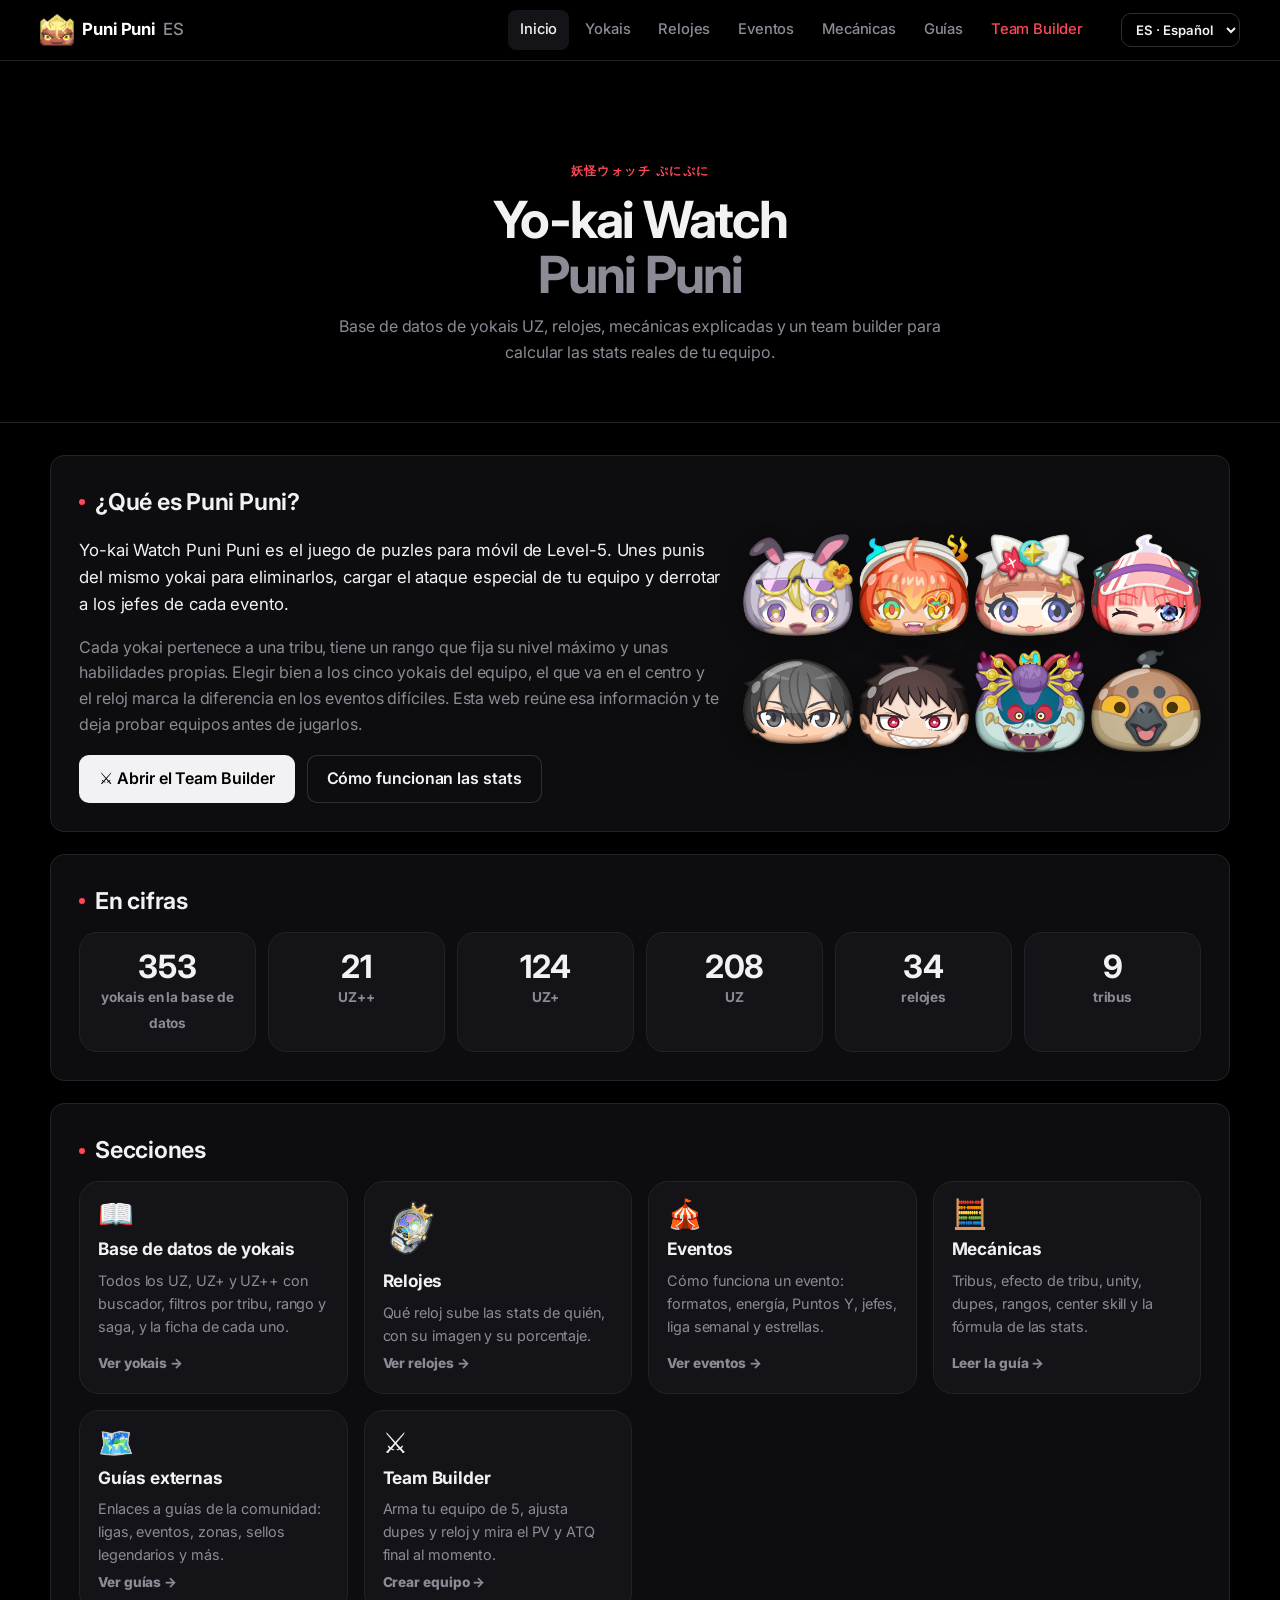
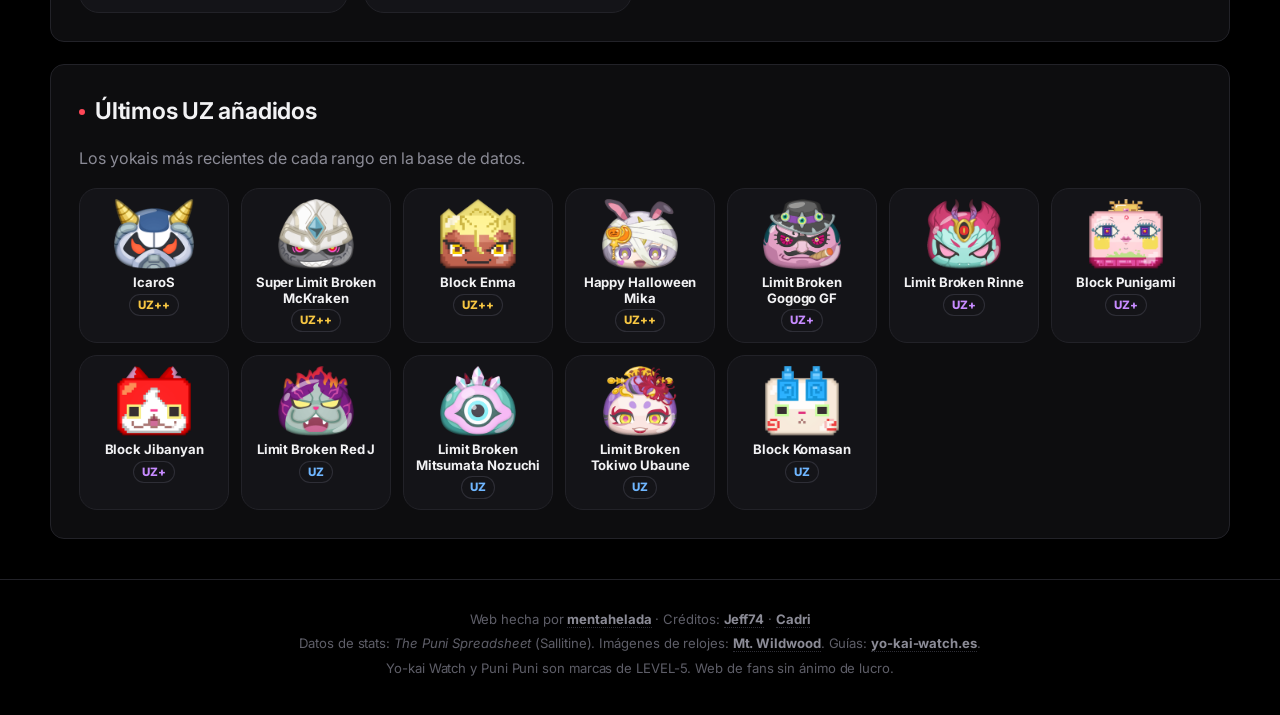
<file: index.html>
<!DOCTYPE html>
<html lang="es">
<head>
  <meta charset="UTF-8" />
  <script src="assets/i18n.js"></script>
  <meta name="viewport" content="width=device-width, initial-scale=1.0" />
  <link rel="icon" type="image/png" href="assets/logo.png" />
  <title>Puni Puni ES · Guía y Team Builder</title>
  <meta name="description" content="Guía en español de Yo-kai Watch Puni Puni: base de datos de yokais UZ, relojes, mecánicas y team builder." />
  <link rel="preconnect" href="https://fonts.googleapis.com" />
  <link rel="preconnect" href="https://fonts.gstatic.com" crossorigin />
  <link href="https://fonts.googleapis.com/css2?family=M+PLUS+Rounded+1c:wght@500;700;800&family=Nunito:wght@500;600;700;800&display=swap" rel="stylesheet" />
  <link rel="stylesheet" href="assets/estilo.css" />
  <link rel="stylesheet" href="assets/nav.css" />
  <style>
    .intro { display: grid; grid-template-columns: 1.4fr 1fr; gap: 22px; align-items: center; }
    .intro-punis { display: grid; grid-template-columns: repeat(4, 1fr); gap: 6px; }
    .intro-punis img { width: 100%; aspect-ratio: 1; object-fit: contain; filter: drop-shadow(0 6px 10px rgba(0,0,0,.35)); }
    .newest { display: grid; grid-template-columns: repeat(auto-fill, minmax(130px, 1fr)); gap: 12px; }
    .newest a { text-decoration: none; color: var(--text); text-align: center; padding: 10px; border-radius: 18px; background: rgba(255,255,255,.05); border: 1px solid var(--line); transition: transform .18s ease; }
    .newest a:hover { transform: translateY(-3px); border-color: var(--tc); }
    .newest img { height: 70px; object-fit: contain; display: block; margin: 0 auto 6px; }
    .newest b { display: block; font-size: .82rem; line-height: 1.2; }
    .cta-row { display: flex; flex-wrap: wrap; gap: 12px; margin-top: 18px; }
    @media (max-width: 760px) { .intro { grid-template-columns: 1fr; } }
  </style>
  <link href="https://fonts.googleapis.com/css2?family=Inter:wght@400;500;600;650;700&display=swap" rel="stylesheet" />
  <link rel="stylesheet" href="assets/minimal.css" />
</head>
<body>
  <nav class="site-nav">
    <a class="brand" href="index.html"><img class="brand-logo" src="assets/logo.png" alt="" width="34" height="32" />Puni Puni <span>ES</span></a>
    <button class="nav-toggle" type="button" aria-label="Menú" data-i18n-aria="nav.menu">☰</button>
    <div class="nav-links">
      <a href="index.html" data-i18n="nav.home">Inicio</a>
      <a href="yokais.html" data-i18n="nav.yokai">Yokais</a>
      <a href="relojes.html" data-i18n="nav.watches">Relojes</a>
      <a href="eventos.html" data-i18n="nav.events">Eventos</a>
      <a href="mecanicas.html" data-i18n="nav.mechanics">Mecánicas</a>
      <a href="guias.html" data-i18n="nav.guides">Guías</a>
      <a class="nav-cta" href="team-builder.html" data-i18n="nav.builder">Team Builder</a>
    </div>
  </nav>

  <header class="page-hero big">
    <div id="heroPunis" class="hero-punis" aria-hidden="true"></div>
    <div class="kicker">妖怪ウォッチ ぷにぷに</div>
    <h1>Yo-kai Watch<br><span>Puni Puni</span></h1>
    <p data-i18n="idx.hero">Base de datos de yokais UZ, relojes, mecánicas explicadas y un team builder para calcular las stats reales de tu equipo.</p>
    <svg viewBox="0 0 1440 80" preserveAspectRatio="none" aria-hidden="true"><path d="M0,40 C240,80 480,0 720,32 C960,64 1200,16 1440,40 L1440,80 L0,80 Z"/></svg>
  </header>

  <main class="wrap">
    <section class="panel">
      <div class="intro">
        <div>
          <h2 data-i18n="idx.whatTitle">¿Qué es Puni Puni?</h2>
          <p class="lead" data-i18n="idx.what1">Yo-kai Watch Puni Puni es el juego de puzles para móvil de Level-5. Unes punis del mismo yokai para eliminarlos, cargar el ataque especial de tu equipo y derrotar a los jefes de cada evento.</p>
          <p class="muted" data-i18n="idx.what2">Cada yokai pertenece a una tribu, tiene un rango que fija su nivel máximo y unas habilidades propias. Elegir bien a los cinco yokais del equipo, el que va en el centro y el reloj marca la diferencia en los eventos difíciles. Esta web reúne esa información en español y te deja probar equipos antes de jugarlos.</p>
          <div class="cta-row">
            <a class="btn" href="team-builder.html" data-i18n="idx.openTb">⚔ Abrir el Team Builder</a>
            <a class="btn secondary" href="mecanicas.html" data-i18n="idx.howStats">Cómo funcionan las stats</a>
          </div>
        </div>
        <div id="introPunis" class="intro-punis" aria-hidden="true"></div>
      </div>
    </section>

    <section class="panel">
      <h2 data-i18n="idx.numbers">En cifras</h2>
      <div class="stats-row" id="cifras"></div>
    </section>

    <section class="panel">
      <h2 data-i18n="idx.sections">Secciones</h2>
      <div class="cards">
        <a class="card" href="yokais.html"><div class="icon">📖</div><strong data-i18n="idx.c1t">Base de datos de yokais</strong><span data-i18n="idx.c1d">Todos los UZ, UZ+ y UZ++ con buscador, filtros por tribu, rango y saga, y la ficha de cada uno.</span><b class="go" data-i18n="idx.c1g">Ver yokais →</b></a>
        <a class="card" href="relojes.html"><div class="icon"><img src="relojes/crown-watch.png" alt=""></div><strong data-i18n="nav.watches">Relojes</strong><span data-i18n="idx.c2d">Qué reloj sube las stats de quién, con su imagen y su porcentaje.</span><b class="go" data-i18n="idx.c2g">Ver relojes →</b></a>
        <a class="card" href="eventos.html"><div class="icon">🎪</div><strong data-i18n="nav.events">Eventos</strong><span data-i18n="idx.c3d">Cómo funciona un evento: formatos, energía, Puntos Y, jefes, liga semanal y estrellas.</span><b class="go" data-i18n="idx.c3g">Ver eventos →</b></a>
        <a class="card" href="mecanicas.html"><div class="icon">🧮</div><strong data-i18n="nav.mechanics">Mecánicas</strong><span data-i18n="idx.c4d">Tribus, efecto de tribu, unity, dupes, rangos, center skill y la fórmula de las stats.</span><b class="go" data-i18n="idx.c4g">Leer la guía →</b></a>
        <a class="card" href="guias.html"><div class="icon">🗺️</div><strong data-i18n="idx.c5t">Guías externas</strong><span data-i18n="idx.c5d">Enlaces a guías de la comunidad: ligas, eventos, zonas, sellos legendarios y más.</span><b class="go" data-i18n="idx.c5g">Ver guías →</b></a>
        <a class="card" href="team-builder.html"><div class="icon">⚔️</div><strong data-i18n="nav.builder">Team Builder</strong><span data-i18n="idx.c6d">Arma tu equipo de 5, ajusta dupes y reloj y mira el PV y ATQ final al momento.</span><b class="go" data-i18n="idx.c6g">Crear equipo →</b></a>
      </div>
    </section>

    <section class="panel">
      <h2 data-i18n="idx.newest">Últimos UZ añadidos</h2>
      <p class="muted" data-i18n="idx.newestHint">Los yokais más recientes de cada rango en la base de datos.</p>
      <div class="newest" id="newest"></div>
    </section>
  </main>

  <footer class="site-footer">
    <p><span data-i18n="idx.madeBy">Web hecha por</span> <a href="https://discord.com/users/1440708112867921940" target="_blank" rel="noopener noreferrer">mentahelada</a> · <span data-i18n="tb.credits">Créditos:</span> <a href="https://discord.com/users/732345044425506827" target="_blank" rel="noopener noreferrer">Jeff74</a> · <a href="https://discord.com/users/458312562069733397" target="_blank" rel="noopener noreferrer">Cadri</a></p>
    <p><span data-i18n="idx.dataBy">Datos de stats:</span> <em>The Puni Spreadsheet</em> (Sallitine). <span data-i18n="idx.watchImgs">Imágenes de relojes:</span> <a href="https://mtwildwood.net/es/puni/watches" target="_blank" rel="noopener noreferrer">Mt. Wildwood</a>. <span data-i18n="nav.guides">Guías</span>: <a href="https://yo-kai-watch.es/secciones/juegos/punipuni" target="_blank" rel="noopener noreferrer">yo-kai-watch.es</a>.</p>
    <p data-i18n="footer.brand">Yo-kai Watch y Puni Puni son marcas de LEVEL-5. Web de fans sin ánimo de lucro.</p>
  </footer>

  <script src="character.js"></script>
  <script src="watches.js"></script>
  <script src="assets/comun.js"></script>
  <script>
    addI18n({"idx.hero": ["Base de datos de yokais UZ, relojes, mecánicas explicadas y un team builder para calcular las stats reales de tu equipo.", "UZ yo-kai database, watches, explained mechanics and a team builder to calculate your team's real stats.", "UZ妖怪のデータベース、ウォッチ、仕組みの解説、そしてチームの本当のステータスを計算できる編成ツール。"], "idx.whatTitle": ["¿Qué es Puni Puni?", "What is Puni Puni?", "ぷにぷにとは？"], "idx.what1": ["Yo-kai Watch Puni Puni es el juego de puzles para móvil de Level-5. Unes punis del mismo yokai para eliminarlos, cargar el ataque especial de tu equipo y derrotar a los jefes de cada evento.", "Yo-kai Watch Puni Puni is Level-5's mobile puzzle game. You link punis of the same yo-kai to clear them, charge your team's special attack and defeat each event's bosses.", "妖怪ウォッチ ぷにぷには、レベルファイブのスマホ向けパズルゲーム。同じ妖怪のぷにをつなげて消し、ひっさつわざをためて、イベントのボスを倒そう。"], "idx.what2": ["Cada yokai pertenece a una tribu, tiene un rango que fija su nivel máximo y unas habilidades propias. Elegir bien a los cinco yokais del equipo, el que va en el centro y el reloj marca la diferencia en los eventos difíciles. Esta web reúne esa información y te deja probar equipos antes de jugarlos.", "Every yo-kai belongs to a tribe, has a rank that sets its max level and its own skills. Picking the right five yo-kai, the one in the center and the watch makes the difference in hard events. This site gathers that info and lets you test teams before playing them.", "妖怪にはそれぞれ種族、最大レベルを決めるランク、固有のスキルがあります。5体の編成、センター、ウォッチの選び方が難しいイベントでの勝敗を分けます。このサイトでは情報をまとめ、実際に使う前に編成を試せます。"], "idx.openTb": ["⚔ Abrir el Team Builder", "⚔ Open the Team Builder", "⚔ 編成ツールを開く"], "idx.howStats": ["Cómo funcionan las stats", "How stats work", "ステータスの仕組み"], "idx.numbers": ["En cifras", "In numbers", "データ"], "idx.sections": ["Secciones", "Sections", "コンテンツ"], "idx.c1t": ["Base de datos de yokais", "Yo-kai database", "妖怪データベース"], "idx.c1d": ["Todos los UZ, UZ+ y UZ++ con buscador, filtros por tribu, rango y saga, y la ficha de cada uno.", "Every UZ, UZ+ and UZ++ with search, filters by tribe, rank and series, and a profile for each one.", "UZ・UZ+・UZ++の全妖怪。検索、種族・ランク・シリーズでの絞り込み、個別ページ付き。"], "idx.c1g": ["Ver yokais →", "Browse yo-kai →", "妖怪を見る →"], "idx.c2d": ["Qué reloj sube las stats de quién, con su imagen y su porcentaje.", "Which watch boosts whose stats, with its image and percentage.", "どのウォッチが誰のステータスを上げるか、画像と倍率付きで。"], "idx.c2g": ["Ver relojes →", "See watches →", "ウォッチを見る →"], "idx.c3d": ["Cómo funciona un evento: formatos, energía, Puntos Y, jefes, liga semanal y estrellas.", "How an event works: formats, energy, Y Points, bosses, weekly league and stars.", "イベントの仕組み：形式、エネルギー、Yポイント、ボス、週間リーグ、星。"], "idx.c3g": ["Ver eventos →", "See events →", "イベントを見る →"], "idx.c4d": ["Tribus, efecto de tribu, unity, dupes, rangos, center skill y la fórmula de las stats.", "Tribes, tribe effect, unity, dupes, ranks, center skill and the stat formula.", "種族、種族効果、結束、凸、ランク、センタースキル、ステータスの計算式。"], "idx.c4g": ["Leer la guía →", "Read the guide →", "解説を読む →"], "idx.c5t": ["Guías externas", "External guides", "外部攻略リンク"], "idx.c5d": ["Enlaces a guías de la comunidad: ligas, eventos, zonas, sellos legendarios y más.", "Links to community guides: leagues, events, zones, legendary seals and more.", "コミュニティの攻略へのリンク：リーグ、イベント、ゾーン、伝説の封印など。"], "idx.c5g": ["Ver guías →", "See guides →", "リンクを見る →"], "idx.c6d": ["Arma tu equipo de 5, ajusta dupes y reloj y mira el PV y ATQ final al momento.", "Build your team of 5, set dupes and watch, and see the final HP and ATK instantly.", "5体のチームを組み、凸とウォッチを設定して、最終HPとこうげきをすぐに確認。"], "idx.c6g": ["Crear equipo →", "Build a team →", "チームを作る →"], "idx.newest": ["Últimos UZ añadidos", "Latest UZ added", "最新のUZ"], "idx.newestHint": ["Los yokais más recientes de cada rango en la base de datos.", "The most recent yo-kai of each rank in the database.", "データベースに追加された各ランクの最新妖怪。"], "idx.madeBy": ["Web hecha por", "Site made by", "制作"], "idx.dataBy": ["Datos de stats:", "Stat data:", "ステータスデータ："], "idx.watchImgs": ["Imágenes de relojes:", "Watch images:", "ウォッチ画像："], "idx.n.total": ["yokais en la base de datos", "yo-kai in the database", "体の妖怪"], "idx.n.watches": ["relojes", "watches", "種類のウォッチ"], "idx.n.tribes": ["tribus", "tribes", "種族"]});
    PP.floatingPunis("heroPunis", 14, [[3,12],[12,44],[5,72],[20,16],[22,66],[14,84],[90,72],[92,30],[78,58],[86,44],[26,40],[80,84],[72,12],[30,86]]);

    // Collage de la intro: 8 UZ++ al azar
    const pick = characters.filter(c => c.image && c.rank === "UZ++").sort(() => Math.random() - .5).slice(0, 8);
    document.getElementById("introPunis").innerHTML = pick.map(c => `<img src="${PP.esc(c.image)}" alt="">`).join("");

    // Cifras
    const by = r => characters.filter(c => c.rank === r).length;
    const tribes = new Set(characters.map(c => PP.key(c.tribe))).size;
    document.getElementById("cifras").innerHTML = [
      [characters.length, t("idx.n.total")], [by("UZ++"), "UZ++"], [by("UZ+"), "UZ+"], [by("UZ"), "UZ"],
      [CLOCKS.length, t("idx.n.watches")], [tribes, t("idx.n.tribes")]
    ].map(([n, t]) => `<div class="stat-box"><b>${PP.fmt(n)}</b><span>${t}</span></div>`).join("");

    // Últimos añadidos: los 4 últimos de cada rango (el archivo sigue el orden de salida)
    const newest = ["UZ++", "UZ+", "UZ"].flatMap(r => characters.filter(c => c.rank === r).slice(-4).reverse());
    document.getElementById("newest").innerHTML = newest.map(c => `
      <a href="yokais.html#${encodeURIComponent(c.id)}" data-tribe="${PP.esc(PP.key(c.tribe))}">
        <img src="${PP.esc(c.image)}" alt="" loading="lazy">
        <b>${PP.esc(c.name)}</b>
        <span class="pill rank-${PP.rankKey(c.rank)}">${PP.esc(c.rank)}</span>
      </a>`).join("");
  </script>
</body>
</html>
</file>
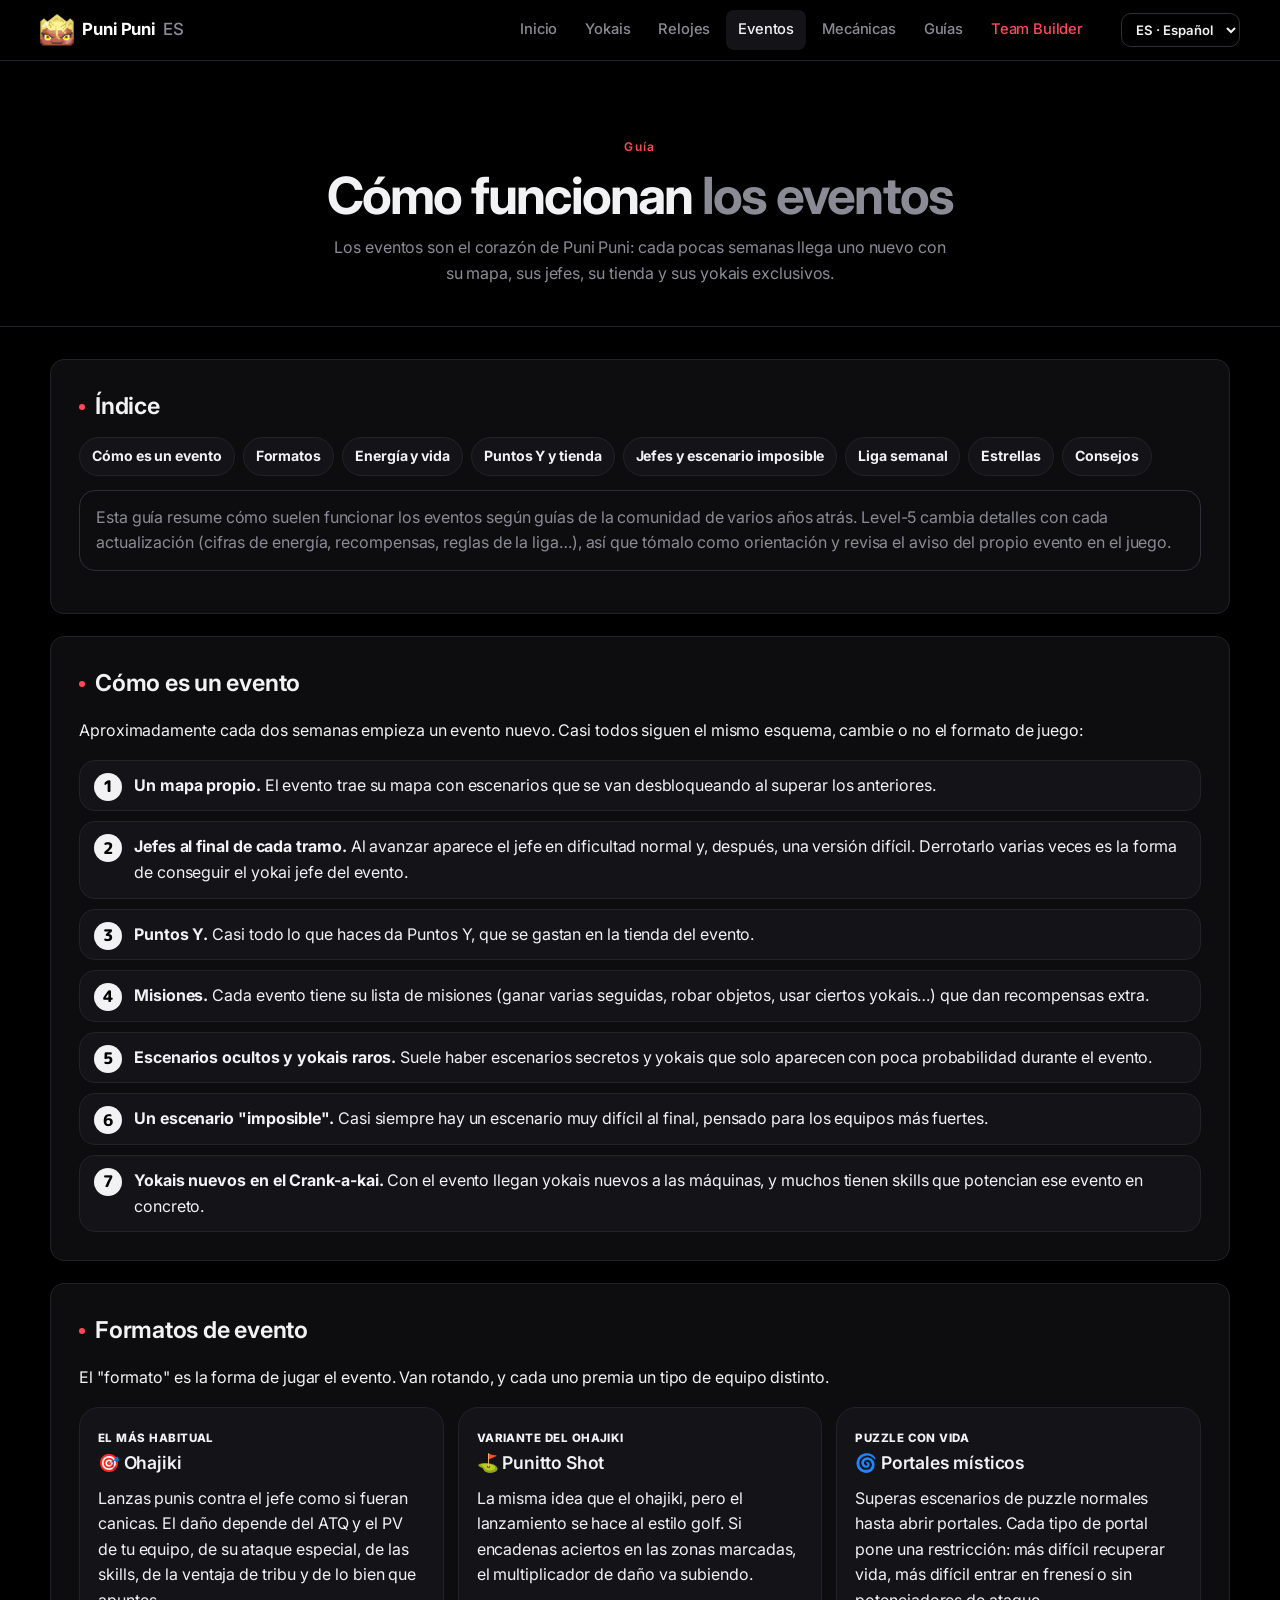
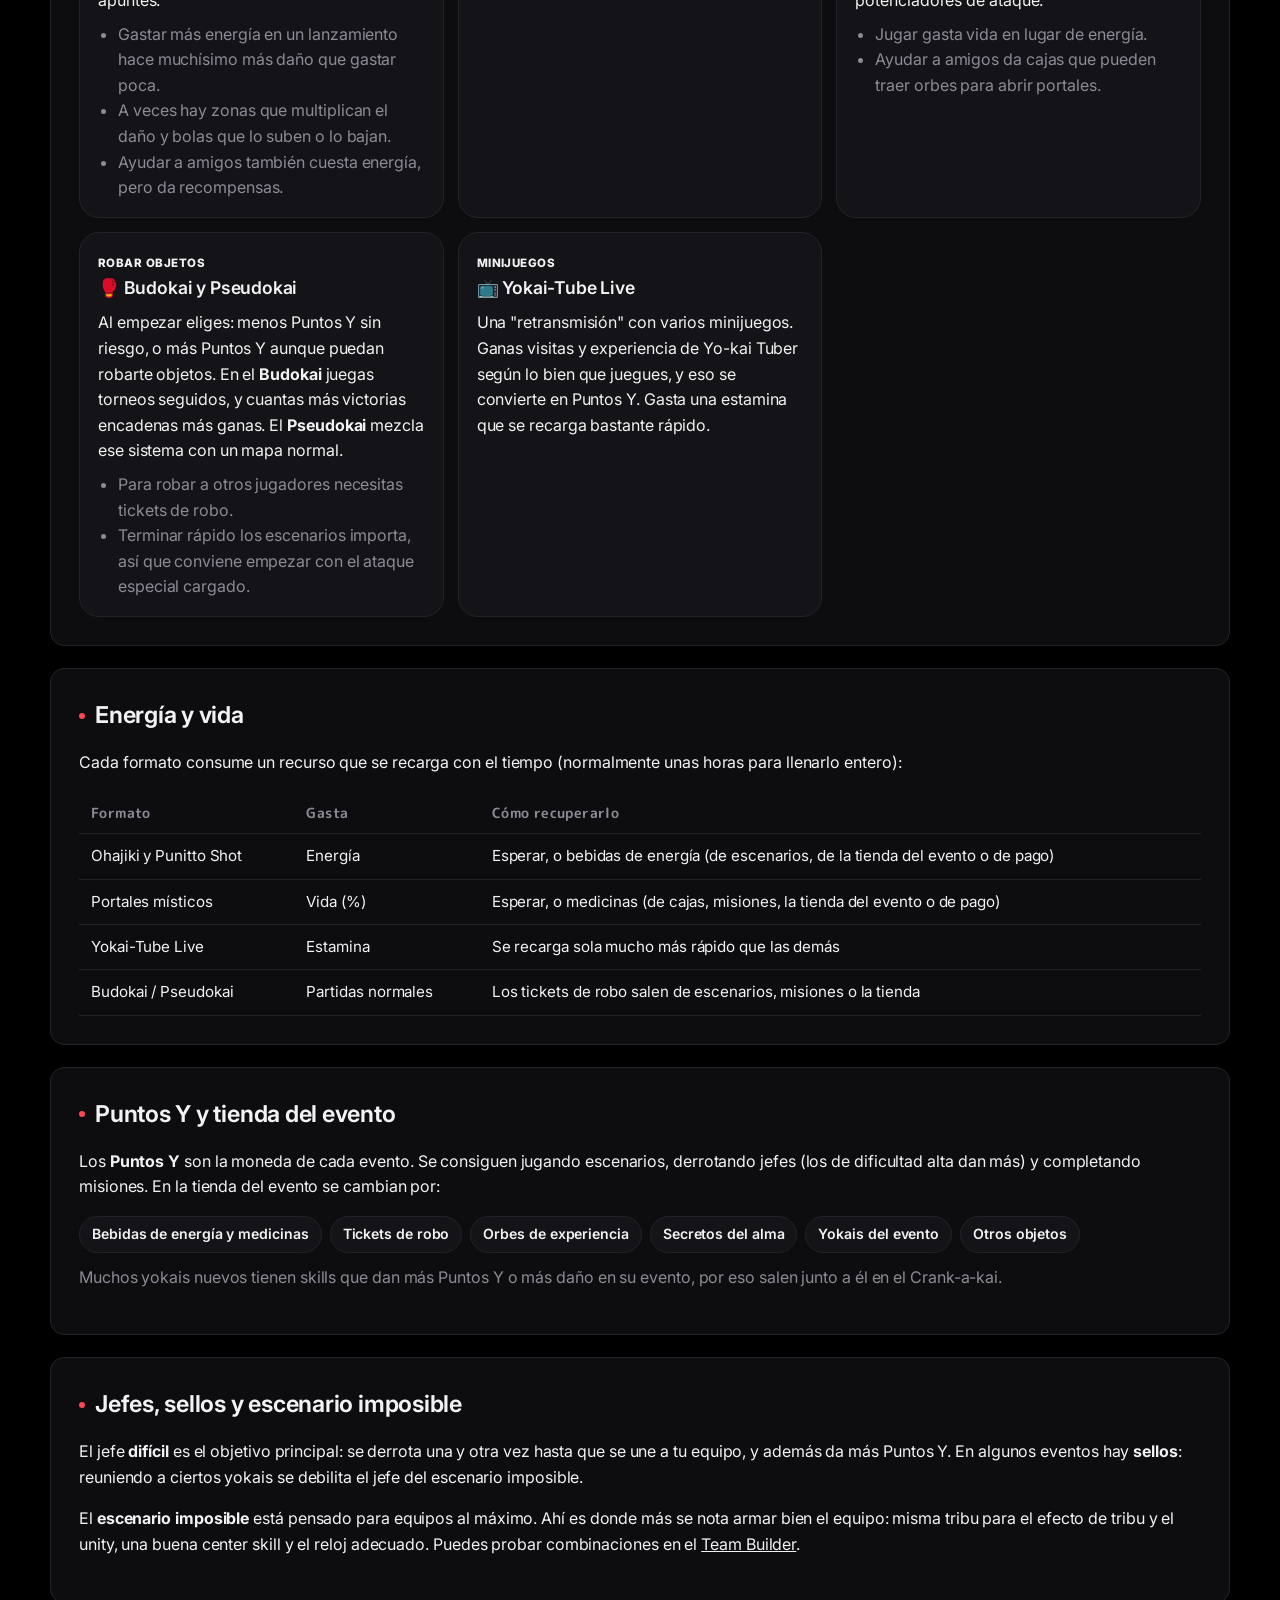
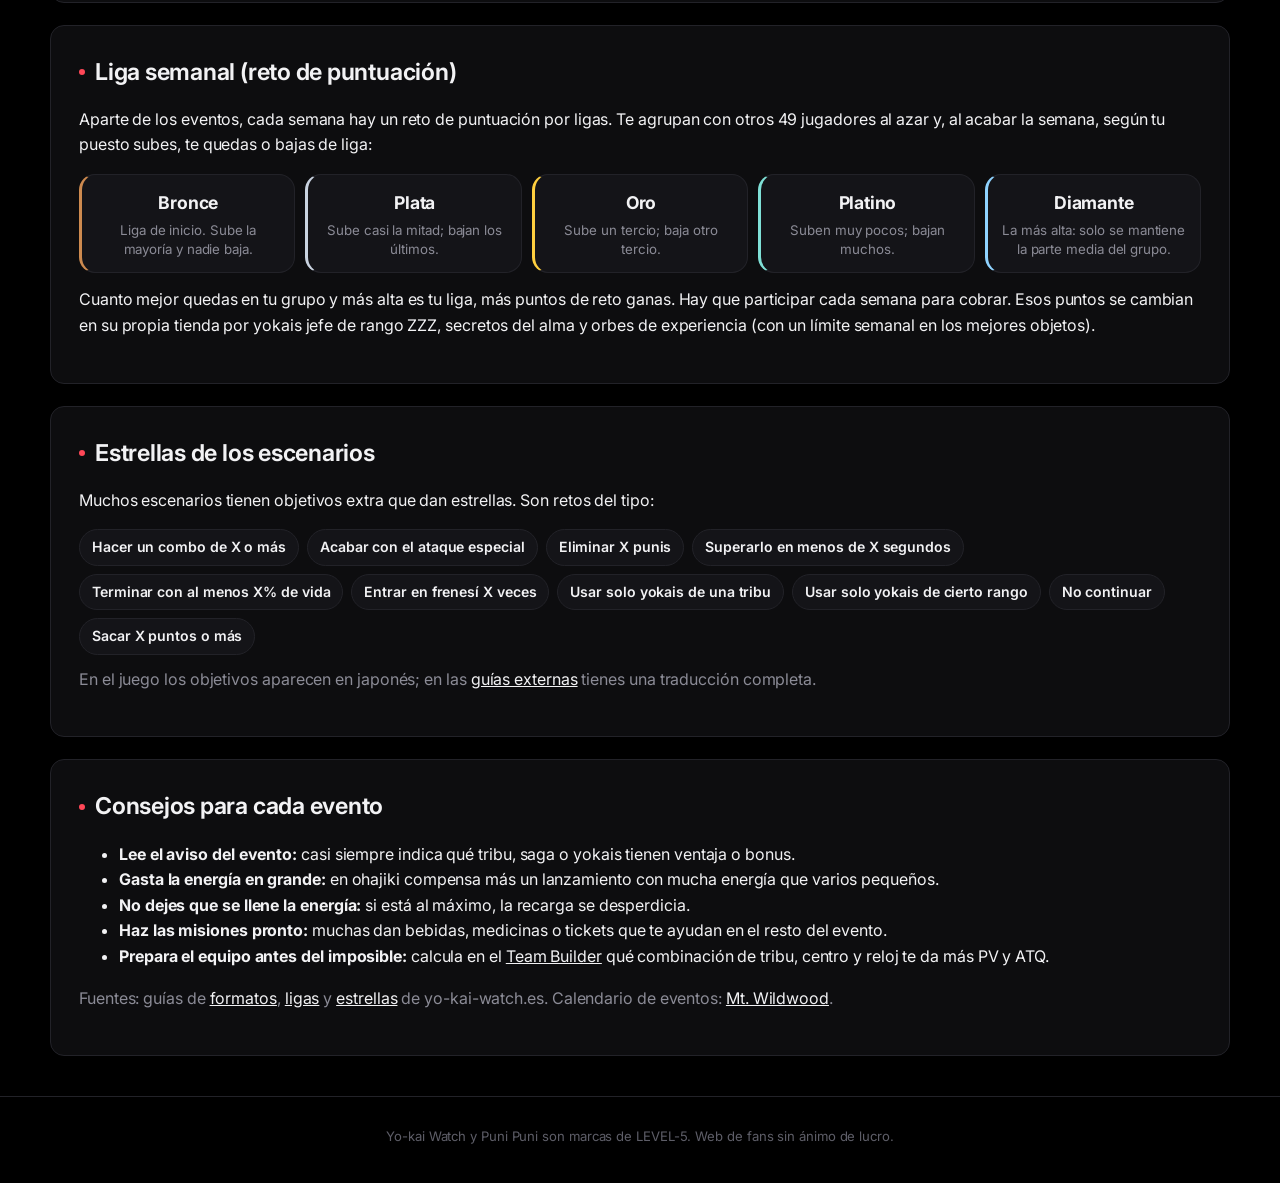
<file: eventos.html>
<!DOCTYPE html>
<html lang="es">
<head>
  <meta charset="UTF-8" />
  <script src="assets/i18n.js"></script>
  <meta name="viewport" content="width=device-width, initial-scale=1.0" />
  <link rel="icon" type="image/png" href="assets/logo.png" />
  <title>Eventos · Puni Puni ES</title>
  <meta name="description" content="Cómo funcionan los eventos de Yo-kai Watch Puni Puni: formatos, energía, Puntos Y, jefes, liga semanal y estrellas." />
  <link rel="preconnect" href="https://fonts.googleapis.com" />
  <link rel="preconnect" href="https://fonts.gstatic.com" crossorigin />
  <link href="https://fonts.googleapis.com/css2?family=M+PLUS+Rounded+1c:wght@500;700;800&family=Nunito:wght@500;600;700;800&display=swap" rel="stylesheet" />
  <link rel="stylesheet" href="assets/estilo.css" />
  <link rel="stylesheet" href="assets/nav.css" />
  <style>
    section.panel { scroll-margin-top: 80px; }
    .steps { counter-reset: paso; list-style: none; padding: 0; margin: 0; display: grid; gap: 10px; }
    .steps li { counter-increment: paso; position: relative; padding: 12px 14px 12px 54px; border-radius: 16px; background: rgba(255,255,255,.05); border: 1px solid var(--line); }
    .steps li::before { content: counter(paso); position: absolute; left: 14px; top: 12px; width: 28px; height: 28px; border-radius: 50%; display: grid; place-items: center; font-weight: 800; color: #fff; background: var(--accent); font-family: "M PLUS Rounded 1c", sans-serif; }
    .formats { display: grid; grid-template-columns: repeat(auto-fill, minmax(300px, 1fr)); gap: 14px; }
    .format { padding: 16px 18px; border-radius: 20px; background: linear-gradient(160deg, rgba(255,255,255,.08), rgba(255,255,255,.02)); border: 1px solid var(--line); }
    .format h3 { margin: 0 0 4px; display: flex; align-items: center; gap: 8px; }
    .format .tag { font-size: .72rem; font-weight: 800; color: var(--accent-2); letter-spacing: .04em; text-transform: uppercase; }
    .format p { margin: 8px 0 0; }
    .format ul { margin: 8px 0 0; padding-left: 20px; color: var(--muted); }
    .leagues { display: grid; grid-template-columns: repeat(auto-fit, minmax(150px, 1fr)); gap: 10px; }
    .league { padding: 14px; border-radius: 16px; text-align: center; background: rgba(0,0,0,.25); border: 2px solid var(--lc); }
    .league b { display: block; color: var(--lc); font-family: "M PLUS Rounded 1c", sans-serif; font-size: 1.1rem; }
    .league small { color: var(--muted); display: block; line-height: 1.4; margin-top: 4px; }
    .chips { display: flex; flex-wrap: wrap; gap: 8px; }
    .chips span { padding: 6px 12px; border-radius: 999px; background: rgba(255,255,255,.07); border: 1px solid var(--line); font-size: .88rem; font-weight: 600; }
  </style>
  <link href="https://fonts.googleapis.com/css2?family=Inter:wght@400;500;600;650;700&display=swap" rel="stylesheet" />
  <link rel="stylesheet" href="assets/minimal.css" />
</head>
<body>
  <nav class="site-nav">
    <a class="brand" href="index.html"><img class="brand-logo" src="assets/logo.png" alt="" width="34" height="32" />Puni Puni <span>ES</span></a>
    <button class="nav-toggle" type="button" aria-label="Menú" data-i18n-aria="nav.menu">☰</button>
    <div class="nav-links">
      <a href="index.html" data-i18n="nav.home">Inicio</a>
      <a href="yokais.html" data-i18n="nav.yokai">Yokais</a>
      <a href="relojes.html" data-i18n="nav.watches">Relojes</a>
      <a href="eventos.html" data-i18n="nav.events">Eventos</a>
      <a href="mecanicas.html" data-i18n="nav.mechanics">Mecánicas</a>
      <a href="guias.html" data-i18n="nav.guides">Guías</a>
      <a class="nav-cta" href="team-builder.html" data-i18n="nav.builder">Team Builder</a>
    </div>
  </nav>

  <header class="page-hero">
    <div data-l="es">
    <div class="kicker">Guía</div>
    <h1>Cómo funcionan <span>los eventos</span></h1>
    <p>Los eventos son el corazón de Puni Puni: cada pocas semanas llega uno nuevo con su mapa, sus jefes, su tienda y sus yokais exclusivos.</p>
    </div>
    <div data-l="en">
      <div class="kicker">Guide</div>
      <h1>How events <span>work</span></h1>
      <p>Events are the heart of Puni Puni: every few weeks a new one arrives with its own map, bosses, shop and exclusive yo-kai.</p>
    </div>
    <div data-l="ja">
      <div class="kicker">解説</div>
      <h1>イベントの<span>仕組み</span></h1>
      <p>イベントはぷにぷにの中心。数週間ごとに、専用マップ・ボス・ショップ・限定妖怪とともに新しいイベントが始まります。</p>
    </div>
  </header>

  <main class="wrap">
    <div data-l="es">
    <section class="panel">
      <h2>Índice</h2>
      <div class="toc">
        <a href="#ciclo">Cómo es un evento</a><a href="#formatos">Formatos</a><a href="#recursos">Energía y vida</a>
        <a href="#puntos">Puntos Y y tienda</a><a href="#jefes">Jefes y escenario imposible</a><a href="#liga">Liga semanal</a>
        <a href="#estrellas">Estrellas</a><a href="#consejos">Consejos</a>
      </div>
      <div class="callout warn">Esta guía resume cómo suelen funcionar los eventos según guías de la comunidad de varios años atrás. Level-5 cambia detalles con cada actualización (cifras de energía, recompensas, reglas de la liga…), así que tómalo como orientación y revisa el aviso del propio evento en el juego.</div>
    </section>

    <section class="panel" id="ciclo">
      <h2>Cómo es un evento</h2>
      <p>Aproximadamente cada dos semanas empieza un evento nuevo. Casi todos siguen el mismo esquema, cambie o no el formato de juego:</p>
      <ol class="steps">
        <li><b>Un mapa propio.</b> El evento trae su mapa con escenarios que se van desbloqueando al superar los anteriores.</li>
        <li><b>Jefes al final de cada tramo.</b> Al avanzar aparece el jefe en dificultad normal y, después, una versión difícil. Derrotarlo varias veces es la forma de conseguir el yokai jefe del evento.</li>
        <li><b>Puntos Y.</b> Casi todo lo que haces da Puntos Y, que se gastan en la tienda del evento.</li>
        <li><b>Misiones.</b> Cada evento tiene su lista de misiones (ganar varias seguidas, robar objetos, usar ciertos yokais…) que dan recompensas extra.</li>
        <li><b>Escenarios ocultos y yokais raros.</b> Suele haber escenarios secretos y yokais que solo aparecen con poca probabilidad durante el evento.</li>
        <li><b>Un escenario "imposible".</b> Casi siempre hay un escenario muy difícil al final, pensado para los equipos más fuertes.</li>
        <li><b>Yokais nuevos en el Crank-a-kai.</b> Con el evento llegan yokais nuevos a las máquinas, y muchos tienen skills que potencian ese evento en concreto.</li>
      </ol>
    </section>

    <section class="panel" id="formatos">
      <h2>Formatos de evento</h2>
      <p>El "formato" es la forma de jugar el evento. Van rotando, y cada uno premia un tipo de equipo distinto.</p>
      <div class="formats">
        <article class="format">
          <span class="tag">El más habitual</span>
          <h3>🎯 Ohajiki</h3>
          <p>Lanzas punis contra el jefe como si fueran canicas. El daño depende del ATQ y el PV de tu equipo, de su ataque especial, de las skills, de la ventaja de tribu y de lo bien que apuntes.</p>
          <ul>
            <li>Gastar más energía en un lanzamiento hace muchísimo más daño que gastar poca.</li>
            <li>A veces hay zonas que multiplican el daño y bolas que lo suben o lo bajan.</li>
            <li>Ayudar a amigos también cuesta energía, pero da recompensas.</li>
          </ul>
        </article>
        <article class="format">
          <span class="tag">Variante del ohajiki</span>
          <h3>⛳ Punitto Shot</h3>
          <p>La misma idea que el ohajiki, pero el lanzamiento se hace al estilo golf. Si encadenas aciertos en las zonas marcadas, el multiplicador de daño va subiendo.</p>
        </article>
        <article class="format">
          <span class="tag">Puzzle con vida</span>
          <h3>🌀 Portales místicos</h3>
          <p>Superas escenarios de puzzle normales hasta abrir portales. Cada tipo de portal pone una restricción: más difícil recuperar vida, más difícil entrar en frenesí o sin potenciadores de ataque.</p>
          <ul>
            <li>Jugar gasta vida en lugar de energía.</li>
            <li>Ayudar a amigos da cajas que pueden traer orbes para abrir portales.</li>
          </ul>
        </article>
        <article class="format">
          <span class="tag">Robar objetos</span>
          <h3>🥊 Budokai y Pseudokai</h3>
          <p>Al empezar eliges: menos Puntos Y sin riesgo, o más Puntos Y aunque puedan robarte objetos. En el <b>Budokai</b> juegas torneos seguidos, y cuantas más victorias encadenas más ganas. El <b>Pseudokai</b> mezcla ese sistema con un mapa normal.</p>
          <ul>
            <li>Para robar a otros jugadores necesitas tickets de robo.</li>
            <li>Terminar rápido los escenarios importa, así que conviene empezar con el ataque especial cargado.</li>
          </ul>
        </article>
        <article class="format">
          <span class="tag">Minijuegos</span>
          <h3>📺 Yokai-Tube Live</h3>
          <p>Una "retransmisión" con varios minijuegos. Ganas visitas y experiencia de Yo-kai Tuber según lo bien que juegues, y eso se convierte en Puntos Y. Gasta una estamina que se recarga bastante rápido.</p>
        </article>
      </div>
    </section>

    <section class="panel" id="recursos">
      <h2>Energía y vida</h2>
      <p>Cada formato consume un recurso que se recarga con el tiempo (normalmente unas horas para llenarlo entero):</p>
      <div class="table-wrap"><table class="nice">
        <tr><th>Formato</th><th>Gasta</th><th>Cómo recuperarlo</th></tr>
        <tr><td>Ohajiki y Punitto Shot</td><td>Energía</td><td>Esperar, o bebidas de energía (de escenarios, de la tienda del evento o de pago)</td></tr>
        <tr><td>Portales místicos</td><td>Vida (%)</td><td>Esperar, o medicinas (de cajas, misiones, la tienda del evento o de pago)</td></tr>
        <tr><td>Yokai-Tube Live</td><td>Estamina</td><td>Se recarga sola mucho más rápido que las demás</td></tr>
        <tr><td>Budokai / Pseudokai</td><td>Partidas normales</td><td>Los tickets de robo salen de escenarios, misiones o la tienda</td></tr>
      </table></div>
    </section>

    <section class="panel" id="puntos">
      <h2>Puntos Y y tienda del evento</h2>
      <p>Los <b>Puntos Y</b> son la moneda de cada evento. Se consiguen jugando escenarios, derrotando jefes (los de dificultad alta dan más) y completando misiones. En la tienda del evento se cambian por:</p>
      <div class="chips"><span>Bebidas de energía y medicinas</span><span>Tickets de robo</span><span>Orbes de experiencia</span><span>Secretos del alma</span><span>Yokais del evento</span><span>Otros objetos</span></div>
      <p class="muted" style="margin-top:12px">Muchos yokais nuevos tienen skills que dan más Puntos Y o más daño en su evento, por eso salen junto a él en el Crank-a-kai.</p>
    </section>

    <section class="panel" id="jefes">
      <h2>Jefes, sellos y escenario imposible</h2>
      <p>El jefe <b>difícil</b> es el objetivo principal: se derrota una y otra vez hasta que se une a tu equipo, y además da más Puntos Y. En algunos eventos hay <b>sellos</b>: reuniendo a ciertos yokais se debilita el jefe del escenario imposible.</p>
      <p>El <b>escenario imposible</b> está pensado para equipos al máximo. Ahí es donde más se nota armar bien el equipo: misma tribu para el efecto de tribu y el unity, una buena center skill y el reloj adecuado. Puedes probar combinaciones en el <a href="team-builder.html">Team Builder</a>.</p>
    </section>

    <section class="panel" id="liga">
      <h2>Liga semanal (reto de puntuación)</h2>
      <p>Aparte de los eventos, cada semana hay un reto de puntuación por ligas. Te agrupan con otros 49 jugadores al azar y, al acabar la semana, según tu puesto subes, te quedas o bajas de liga:</p>
      <div class="leagues">
        <div class="league" style="--lc:#cd8a4f"><b>Bronce</b><small>Liga de inicio. Sube la mayoría y nadie baja.</small></div>
        <div class="league" style="--lc:#c9d3e0"><b>Plata</b><small>Sube casi la mitad; bajan los últimos.</small></div>
        <div class="league" style="--lc:#ffcf3f"><b>Oro</b><small>Sube un tercio; baja otro tercio.</small></div>
        <div class="league" style="--lc:#7fe0d6"><b>Platino</b><small>Suben muy pocos; bajan muchos.</small></div>
        <div class="league" style="--lc:#8fd3ff"><b>Diamante</b><small>La más alta: solo se mantiene la parte media del grupo.</small></div>
      </div>
      <p style="margin-top:14px">Cuanto mejor quedas en tu grupo y más alta es tu liga, más puntos de reto ganas. Hay que participar cada semana para cobrar. Esos puntos se cambian en su propia tienda por yokais jefe de rango ZZZ, secretos del alma y orbes de experiencia (con un límite semanal en los mejores objetos).</p>
    </section>

    <section class="panel" id="estrellas">
      <h2>Estrellas de los escenarios</h2>
      <p>Muchos escenarios tienen objetivos extra que dan estrellas. Son retos del tipo:</p>
      <div class="chips">
        <span>Hacer un combo de X o más</span><span>Acabar con el ataque especial</span><span>Eliminar X punis</span>
        <span>Superarlo en menos de X segundos</span><span>Terminar con al menos X% de vida</span><span>Entrar en frenesí X veces</span>
        <span>Usar solo yokais de una tribu</span><span>Usar solo yokais de cierto rango</span><span>No continuar</span><span>Sacar X puntos o más</span>
      </div>
      <p class="muted" style="margin-top:12px">En el juego los objetivos aparecen en japonés; en las <a href="guias.html">guías externas</a> tienes una traducción completa.</p>
    </section>

    <section class="panel" id="consejos">
      <h2>Consejos para cada evento</h2>
      <ul>
        <li><b>Lee el aviso del evento:</b> casi siempre indica qué tribu, saga o yokais tienen ventaja o bonus.</li>
        <li><b>Gasta la energía en grande:</b> en ohajiki compensa más un lanzamiento con mucha energía que varios pequeños.</li>
        <li><b>No dejes que se llene la energía:</b> si está al máximo, la recarga se desperdicia.</li>
        <li><b>Haz las misiones pronto:</b> muchas dan bebidas, medicinas o tickets que te ayudan en el resto del evento.</li>
        <li><b>Prepara el equipo antes del imposible:</b> calcula en el <a href="team-builder.html">Team Builder</a> qué combinación de tribu, centro y reloj te da más PV y ATQ.</li>
      </ul>
      <p class="muted">Fuentes: guías de <a href="https://yo-kai-watch.es/secciones/juegos/punipuni/formatos" target="_blank" rel="noopener noreferrer">formatos</a>, <a href="https://yo-kai-watch.es/secciones/juegos/punipuni/ligas" target="_blank" rel="noopener noreferrer">ligas</a> y <a href="https://yo-kai-watch.es/secciones/juegos/punipuni/estrellas" target="_blank" rel="noopener noreferrer">estrellas</a> de yo-kai-watch.es. Calendario de eventos: <a href="https://mtwildwood.net/es/puni/events" target="_blank" rel="noopener noreferrer">Mt. Wildwood</a>.</p>
    </section>
    </div>
    <div data-l="en">
    <section class="panel">
      <h2>Contents</h2>
      <div class="toc">
        <a href="#en-cycle">What an event is like</a><a href="#en-formats">Formats</a><a href="#en-res">Energy and HP</a>
        <a href="#en-points">Y Points and shop</a><a href="#en-boss">Bosses and impossible stage</a><a href="#en-league">Weekly league</a>
        <a href="#en-stars">Stars</a><a href="#en-tips">Tips</a>
      </div>
      <div class="callout warn">This guide summarizes how events usually work, based on community guides from a few years ago. Level-5 changes details with every update (energy numbers, rewards, league rules…), so take it as a reference and check the in-game event notice.</div>
    </section>

    <section class="panel" id="en-cycle">
      <h2>What an event is like</h2>
      <p>A new event starts roughly every two weeks. Almost all of them follow the same pattern, whatever the format:</p>
      <ol class="steps">
        <li><b>Its own map.</b> The event brings a map whose stages unlock as you clear the previous ones.</li>
        <li><b>Bosses at the end of each section.</b> First the normal-difficulty boss appears, then a hard version. Beating it repeatedly is how you recruit the event boss.</li>
        <li><b>Y Points.</b> Almost everything you do gives Y Points, which you spend in the event shop.</li>
        <li><b>Missions.</b> Each event has its mission list (win streaks, stealing items, using certain yo-kai…) with extra rewards.</li>
        <li><b>Hidden stages and rare yo-kai.</b> There are usually secret stages and yo-kai that only appear with low odds during the event.</li>
        <li><b>An "impossible" stage.</b> There's almost always a very hard final stage meant for the strongest teams.</li>
        <li><b>New yo-kai in the Crank-a-kai.</b> New yo-kai arrive in the capsule machines with each event, and many have skills that boost that specific event.</li>
      </ol>
    </section>

    <section class="panel" id="en-formats">
      <h2>Event formats</h2>
      <p>The "format" is how the event is played. They rotate, and each one rewards a different kind of team.</p>
      <div class="formats">
        <article class="format"><span class="tag">The most common</span><h3>🎯 Ohajiki</h3>
          <p>You flick punis at the boss like marbles. Damage depends on your team's ATK and HP, its special attack, skills, tribe advantage and how well you aim.</p>
          <ul><li>Spending more energy on one shot does far more damage than spending a little.</li><li>Sometimes there are zones that multiply damage and balls that raise or lower it.</li><li>Helping friends also costs energy, but gives rewards.</li></ul></article>
        <article class="format"><span class="tag">Ohajiki variant</span><h3>⛳ Punitto Shot</h3>
          <p>Same idea as ohajiki, but the shot works like golf. Chaining hits in the marked zones keeps raising the damage multiplier.</p></article>
        <article class="format"><span class="tag">Puzzle with HP</span><h3>🌀 Gates of Whimsy</h3>
          <p>You clear normal puzzle stages until gates open. Each gate type adds a restriction: harder to recover HP, harder to enter fever, or no attack boosters.</p>
          <ul><li>Playing costs HP instead of energy.</li><li>Helping friends gives boxes that may contain orbs to open gates.</li></ul></article>
        <article class="format"><span class="tag">Item stealing</span><h3>🥊 Budokai and Pseudokai</h3>
          <p>At the start you choose: fewer Y Points with no risk, or more Y Points but your items can be stolen. In <b>Budokai</b> you play tournaments in a row, and longer win streaks earn more. <b>Pseudokai</b> mixes that system with a normal map.</p>
          <ul><li>Stealing from other players requires steal tickets.</li><li>Clearing stages fast matters, so start with the special attack charged.</li></ul></article>
        <article class="format"><span class="tag">Mini-games</span><h3>📺 Yo-kai Tube Live</h3>
          <p>A "live stream" made of several mini-games. You earn views and Yo-kai Tuber experience depending on how well you play, which turn into Y Points. It uses stamina that refills fairly quickly.</p></article>
      </div>
    </section>

    <section class="panel" id="en-res">
      <h2>Energy and HP</h2>
      <p>Each format uses a resource that refills over time (usually a few hours to fill completely):</p>
      <div class="table-wrap"><table class="nice">
        <tr><th>Format</th><th>Uses</th><th>How to recover it</th></tr>
        <tr><td>Ohajiki and Punitto Shot</td><td>Energy</td><td>Wait, or energy drinks (from stages, the event shop or paid)</td></tr>
        <tr><td>Gates of Whimsy</td><td>HP (%)</td><td>Wait, or medicine (from boxes, missions, the event shop or paid)</td></tr>
        <tr><td>Yo-kai Tube Live</td><td>Stamina</td><td>Refills on its own much faster than the others</td></tr>
        <tr><td>Budokai / Pseudokai</td><td>Normal plays</td><td>Steal tickets come from stages, missions or the shop</td></tr>
      </table></div>
    </section>

    <section class="panel" id="en-points">
      <h2>Y Points and the event shop</h2>
      <p><b>Y Points</b> are each event's currency. You get them by playing stages, beating bosses (hard ones give more) and completing missions. In the event shop you trade them for:</p>
      <div class="chips"><span>Energy drinks and medicine</span><span>Steal tickets</span><span>EXP orbs</span><span>Soul secrets</span><span>Event yo-kai</span><span>Other items</span></div>
      <p class="muted" style="margin-top:12px">Many new yo-kai have skills that give more Y Points or more damage in their event, which is why they come out in the Crank-a-kai alongside it.</p>
    </section>

    <section class="panel" id="en-boss">
      <h2>Bosses, seals and the impossible stage</h2>
      <p>The <b>hard</b> boss is the main goal: you beat it over and over until it joins your team, and it gives more Y Points. Some events have <b>seals</b>: gathering certain yo-kai weakens the impossible stage boss.</p>
      <p>The <b>impossible stage</b> is meant for maxed-out teams. That's where good team building matters most: same tribe for tribe effect and unity, a good center skill and the right watch. You can test combinations in the <a href="team-builder.html">Team Builder</a>.</p>
    </section>

    <section class="panel" id="en-league">
      <h2>Weekly league (score challenge)</h2>
      <p>Besides events, there's a weekly score challenge with leagues. You're grouped with 49 random players and, at the end of the week, your rank decides whether you move up, stay or move down:</p>
      <div class="leagues">
        <div class="league" style="--lc:#cd8a4f"><b>Bronze</b><small>Starting league. Most move up and nobody goes down.</small></div>
        <div class="league" style="--lc:#c9d3e0"><b>Silver</b><small>Almost half move up; the last ones go down.</small></div>
        <div class="league" style="--lc:#ffcf3f"><b>Gold</b><small>A third move up; another third go down.</small></div>
        <div class="league" style="--lc:#7fe0d6"><b>Platinum</b><small>Very few move up; many go down.</small></div>
        <div class="league" style="--lc:#8fd3ff"><b>Diamond</b><small>The top league: only the middle of the group stays.</small></div>
      </div>
      <p style="margin-top:14px">The better you place in your group and the higher your league, the more challenge points you earn. You have to take part every week to get them. Those points are traded in their own shop for ZZZ-rank boss yo-kai, soul secrets and EXP orbs (with a weekly limit on the best items).</p>
    </section>

    <section class="panel" id="en-stars">
      <h2>Stage stars</h2>
      <p>Many stages have extra objectives that give stars. They're challenges like:</p>
      <div class="chips"><span>Make a combo of X or more</span><span>Finish with the special attack</span><span>Clear X punis</span><span>Clear it in under X seconds</span><span>Finish with at least X% HP</span><span>Enter fever X times</span><span>Use only one tribe</span><span>Use only a certain rank</span><span>Don't continue</span><span>Score X points or more</span></div>
      <p class="muted" style="margin-top:12px">In the game the objectives are in Japanese; the <a href="guias.html">external guides</a> include a full translation (in Spanish).</p>
    </section>

    <section class="panel" id="en-tips">
      <h2>Tips for every event</h2>
      <ul>
        <li><b>Read the event notice:</b> it almost always says which tribe, series or yo-kai get an advantage or bonus.</li>
        <li><b>Spend energy big:</b> in ohajiki one high-energy shot is worth more than several small ones.</li>
        <li><b>Don't let energy cap:</b> if it's full, the recharge is wasted.</li>
        <li><b>Do missions early:</b> many give drinks, medicine or tickets that help for the rest of the event.</li>
        <li><b>Prepare your team before the impossible stage:</b> check in the <a href="team-builder.html">Team Builder</a> which tribe, center and watch combo gives the most HP and ATK.</li>
      </ul>
      <p class="muted">Sources: yo-kai-watch.es guides on <a href="https://yo-kai-watch.es/secciones/juegos/punipuni/formatos" target="_blank" rel="noopener noreferrer">formats</a>, <a href="https://yo-kai-watch.es/secciones/juegos/punipuni/ligas" target="_blank" rel="noopener noreferrer">leagues</a> and <a href="https://yo-kai-watch.es/secciones/juegos/punipuni/estrellas" target="_blank" rel="noopener noreferrer">stars</a>. Event calendar: <a href="https://mtwildwood.net/es/puni/events" target="_blank" rel="noopener noreferrer">Mt. Wildwood</a>.</p>
    </section>
    </div>
    <div data-l="ja">
    <section class="panel">
      <h2>目次</h2>
      <div class="toc">
        <a href="#ja-cycle">イベントの流れ</a><a href="#ja-formats">イベント形式</a><a href="#ja-res">エネルギーと体力</a>
        <a href="#ja-points">Yポイントとショップ</a><a href="#ja-boss">ボスと極ステージ</a><a href="#ja-league">週間リーグ</a>
        <a href="#ja-stars">星</a><a href="#ja-tips">コツ</a>
      </div>
      <div class="callout warn">このページは数年前のコミュニティ攻略をもとに、イベントの一般的な仕組みをまとめたものです。エネルギー量・報酬・リーグのルールなどはアップデートで変わるので、目安として読み、ゲーム内のお知らせも確認してください。</div>
    </section>

    <section class="panel" id="ja-cycle">
      <h2>イベントの流れ</h2>
      <p>新しいイベントはおよそ2週間ごとに始まります。形式が変わっても、ほとんどは同じ構成です。</p>
      <ol class="steps">
        <li><b>専用マップ。</b>ステージをクリアすると次のステージが解放されていきます。</li>
        <li><b>区切りごとのボス。</b>まず通常難易度のボス、その後に高難易度版が登場。何度も倒すとイベントのボス妖怪が仲間になります。</li>
        <li><b>Yポイント。</b>ほぼすべての行動でYポイントがもらえ、イベントショップで使えます。</li>
        <li><b>ミッション。</b>連勝、アイテム奪取、特定の妖怪の使用などのミッションで追加報酬。</li>
        <li><b>隠しステージとレア妖怪。</b>隠しステージや、イベント中に低確率で出現する妖怪がいることが多いです。</li>
        <li><b>「極」ステージ。</b>最強クラスのチーム向けの非常に難しいステージがほぼ必ずあります。</li>
        <li><b>ガシャの新妖怪。</b>イベントに合わせてガシャに新しい妖怪が登場し、その多くがイベントを有利にするスキルを持っています。</li>
      </ol>
    </section>

    <section class="panel" id="ja-formats">
      <h2>イベント形式</h2>
      <p>「形式」はイベントの遊び方のこと。順番に入れ替わり、形式ごとに向いているチームが違います。</p>
      <div class="formats">
        <article class="format"><span class="tag">いちばん多い</span><h3>🎯 おはじき</h3>
          <p>ぷにをおはじきのようにボスへ弾きます。ダメージはチームのこうげきとHP、ひっさつわざ、スキル、種族相性、狙いの正確さで決まります。</p>
          <ul><li>1回に多くのエネルギーを使うほど、ダメージは大きく伸びます。</li><li>ダメージ倍率が上がるゾーンや、ダメージを増減させる玉が出ることも。</li><li>フレンドの応援にもエネルギーを使いますが、報酬がもらえます。</li></ul></article>
        <article class="format"><span class="tag">おはじきの派生</span><h3>⛳ ぷにっとショット</h3>
          <p>おはじきと同じ仕組みですが、ゴルフのように打ちます。指定ゾーンに連続で当てると倍率が上がっていきます。</p></article>
        <article class="format"><span class="tag">体力を使うパズル</span><h3>🌀 妖魔界ゲート</h3>
          <p>通常のパズルステージを進めるとゲートが開きます。ゲートごとに「回復しにくい」「フィーバーに入りにくい」「こうげき系ブースター禁止」などの制限があります。</p>
          <ul><li>エネルギーではなく体力を消費します。</li><li>フレンドを手伝うと、ゲートを開くオーブ入りの箱がもらえることがあります。</li></ul></article>
        <article class="format"><span class="tag">アイテム奪取</span><h3>🥊 武道会・疑似武道会</h3>
          <p>開始時に「Yポイント少なめで安全」か「Yポイント多めだがアイテムを奪われるかも」を選びます。<b>武道会</b>はトーナメント形式で、連勝するほど多くもらえます。<b>疑似武道会</b>はその仕組みを通常マップと組み合わせたものです。</p>
          <ul><li>他のプレイヤーから奪うには横取りチケットが必要です。</li><li>速くクリアするほど有利なので、ひっさつわざをためた状態で始めましょう。</li></ul></article>
        <article class="format"><span class="tag">ミニゲーム</span><h3>📺 妖怪チューブ ライブ</h3>
          <p>複数のミニゲームでできた「生配信」。上手に遊ぶほど再生数と妖怪チューバー経験値が増え、Yポイントになります。スタミナは比較的早く回復します。</p></article>
      </div>
    </section>

    <section class="panel" id="ja-res">
      <h2>エネルギーと体力</h2>
      <p>形式ごとに消費するものが違い、時間で回復します（満タンまで数時間程度）。</p>
      <div class="table-wrap"><table class="nice">
        <tr><th>形式</th><th>消費</th><th>回復方法</th></tr>
        <tr><td>おはじき・ぷにっとショット</td><td>エネルギー</td><td>時間経過、元気ドリンク（ステージ報酬・ショップ・課金）</td></tr>
        <tr><td>妖魔界ゲート</td><td>体力（%）</td><td>時間経過、薬（箱・ミッション・ショップ・課金）</td></tr>
        <tr><td>妖怪チューブ ライブ</td><td>スタミナ</td><td>他より早く自然回復</td></tr>
        <tr><td>武道会・疑似武道会</td><td>通常プレイ</td><td>横取りチケットはステージ・ミッション・ショップで入手</td></tr>
      </table></div>
    </section>

    <section class="panel" id="ja-points">
      <h2>Yポイントとイベントショップ</h2>
      <p><b>Yポイント</b>はイベントごとの通貨です。ステージのプレイ、ボス討伐（高難易度ほど多い）、ミッション達成で手に入り、イベントショップで次のものと交換できます。</p>
      <div class="chips"><span>元気ドリンク・薬</span><span>横取りチケット</span><span>経験値玉</span><span>ひっさつの秘伝書</span><span>イベント妖怪</span><span>その他のアイテム</span></div>
      <p class="muted" style="margin-top:12px">新しい妖怪の多くは、そのイベントでYポイントやダメージが増えるスキルを持っているため、イベントと同時にガシャに登場します。</p>
    </section>

    <section class="panel" id="ja-boss">
      <h2>ボス・封印・極ステージ</h2>
      <p><b>高難易度</b>のボスがメインの目標です。仲間になるまで何度も倒し、Yポイントも多くもらえます。イベントによっては<b>封印</b>があり、特定の妖怪を集めると極ステージのボスが弱くなります。</p>
      <p><b>極ステージ</b>は育成しきったチーム向け。種族効果と結束のための種族統一、センタースキル、ウォッチなど、編成の良さが最も効いてきます。組み合わせは<a href="team-builder.html">編成ツール</a>で試せます。</p>
    </section>

    <section class="panel" id="ja-league">
      <h2>週間リーグ（スコアアタック）</h2>
      <p>イベントとは別に、毎週リーグ制のスコアアタックがあります。ランダムな49人と同じグループになり、週末の順位で昇格・残留・降格が決まります。</p>
      <div class="leagues">
        <div class="league" style="--lc:#cd8a4f"><b>ブロンズ</b><small>最初のリーグ。多くが昇格し、降格はなし。</small></div>
        <div class="league" style="--lc:#c9d3e0"><b>シルバー</b><small>半分近くが昇格、下位は降格。</small></div>
        <div class="league" style="--lc:#ffcf3f"><b>ゴールド</b><small>3分の1が昇格、3分の1が降格。</small></div>
        <div class="league" style="--lc:#7fe0d6"><b>プラチナ</b><small>昇格はごく少数、降格は多め。</small></div>
        <div class="league" style="--lc:#8fd3ff"><b>ダイヤモンド</b><small>最上位。グループの中位だけが残留。</small></div>
      </div>
      <p style="margin-top:14px">グループ内の順位が高く、リーグが上なほど多くのポイントがもらえます。毎週参加しないともらえません。ポイントは専用ショップでZZZランクのボス妖怪、ひっさつの秘伝書、経験値玉などと交換できます（上位アイテムは週ごとの上限あり）。</p>
    </section>

    <section class="panel" id="ja-stars">
      <h2>ステージの星</h2>
      <p>多くのステージには、星がもらえる追加条件があります。たとえば：</p>
      <div class="chips"><span>X以上のコンボ</span><span>ひっさつわざでとどめ</span><span>ぷにをX個消す</span><span>X秒以内にクリア</span><span>HPをX%以上残してクリア</span><span>フィーバーにX回入る</span><span>1種族だけで挑む</span><span>特定ランクだけで挑む</span><span>コンティニューなし</span><span>Xpt以上のスコア</span></div>
    </section>

    <section class="panel" id="ja-tips">
      <h2>イベント攻略のコツ</h2>
      <ul>
        <li><b>お知らせを読む：</b>有利な種族・シリーズ・妖怪がほぼ必ず書かれています。</li>
        <li><b>エネルギーはまとめて使う：</b>おはじきでは小分けより大量消費の一撃が効率的。</li>
        <li><b>エネルギーをあふれさせない：</b>満タンのままだと回復分がムダになります。</li>
        <li><b>ミッションは早めに：</b>ドリンク・薬・チケットなど、その後に役立つ報酬が多いです。</li>
        <li><b>極ステージ前に編成を準備：</b><a href="team-builder.html">編成ツール</a>で種族・センター・ウォッチの最適な組み合わせを確認しましょう。</li>
      </ul>
      <p class="muted">参考：yo-kai-watch.es の<a href="https://yo-kai-watch.es/secciones/juegos/punipuni/formatos" target="_blank" rel="noopener noreferrer">形式</a>・<a href="https://yo-kai-watch.es/secciones/juegos/punipuni/ligas" target="_blank" rel="noopener noreferrer">リーグ</a>・<a href="https://yo-kai-watch.es/secciones/juegos/punipuni/estrellas" target="_blank" rel="noopener noreferrer">星</a>の解説（スペイン語）。イベント一覧：<a href="https://mtwildwood.net/es/puni/events" target="_blank" rel="noopener noreferrer">Mt. Wildwood</a>。</p>
    </section>
    </div>
  </main>

  <footer class="site-footer">
    <p data-i18n="footer.brand">Yo-kai Watch y Puni Puni son marcas de LEVEL-5. Web de fans sin ánimo de lucro.</p>
  </footer>

  <script src="assets/comun.js"></script>
</body>
</html>
</file>
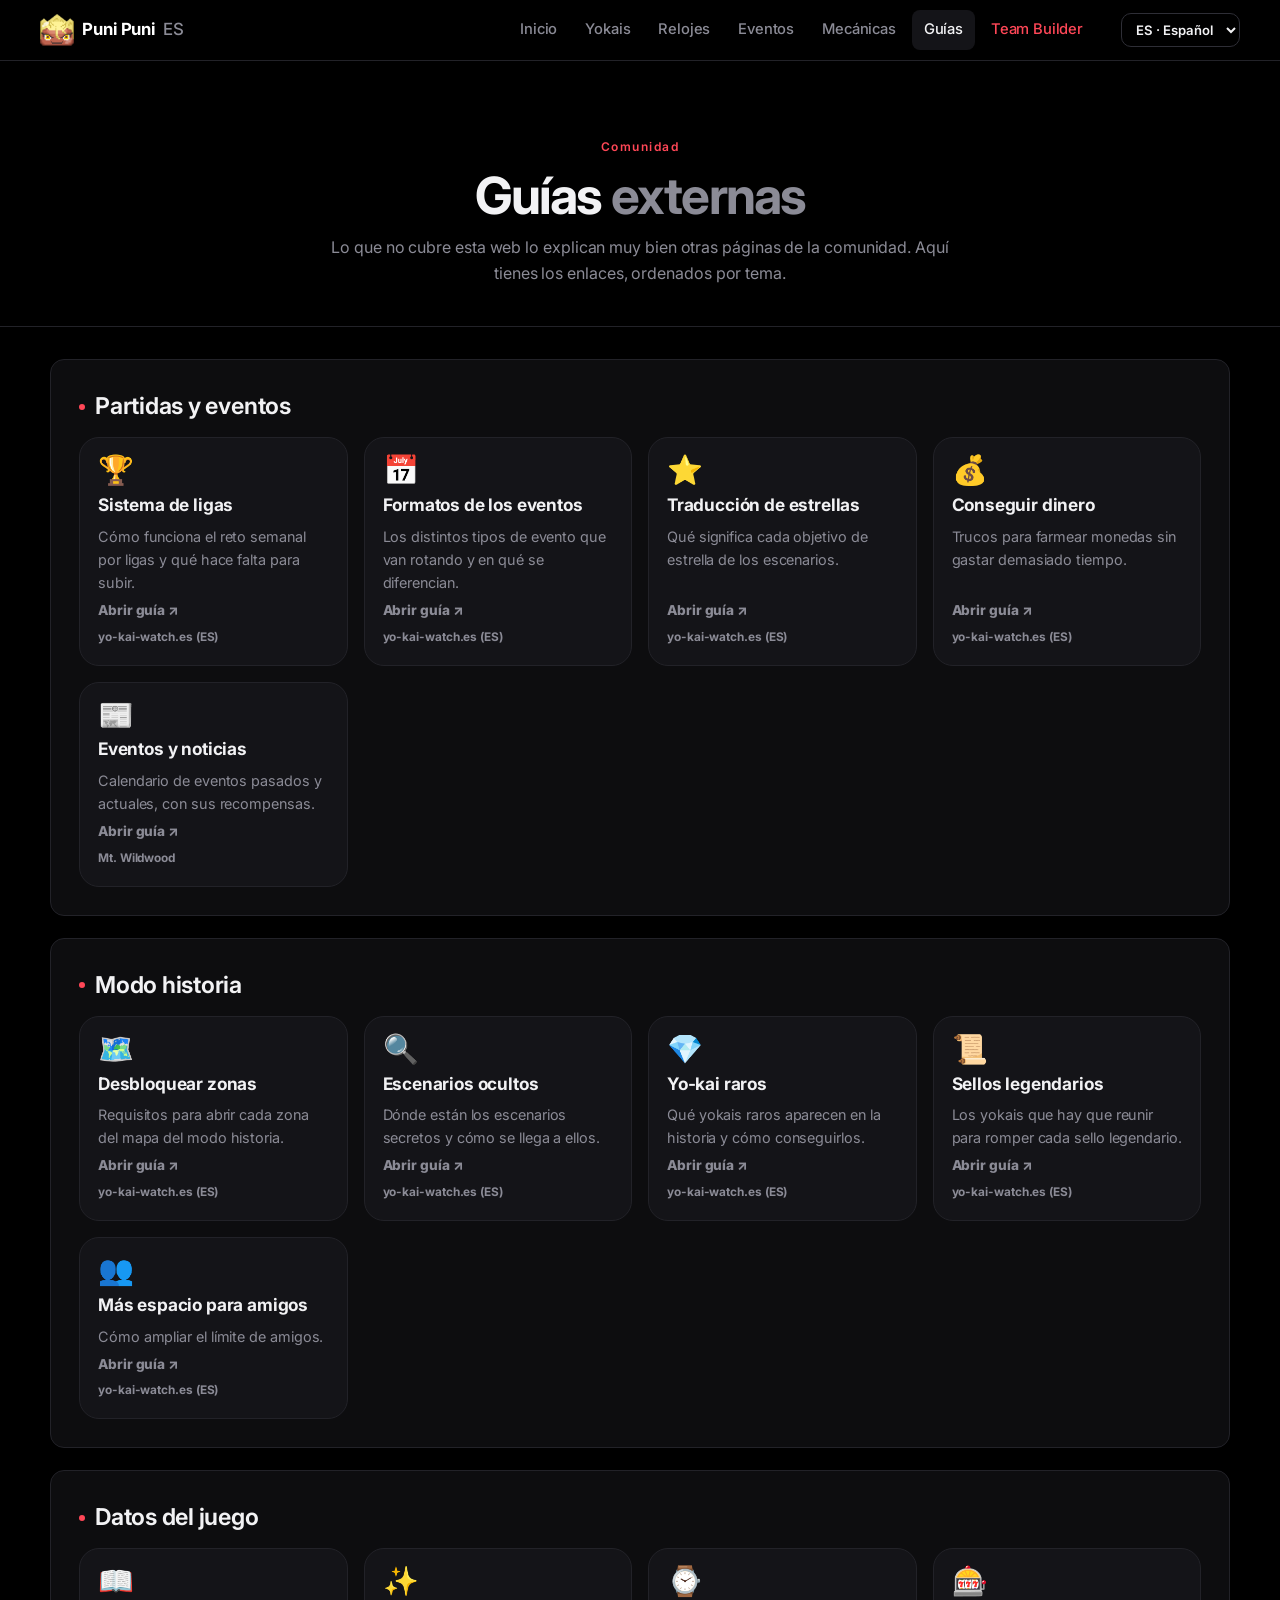
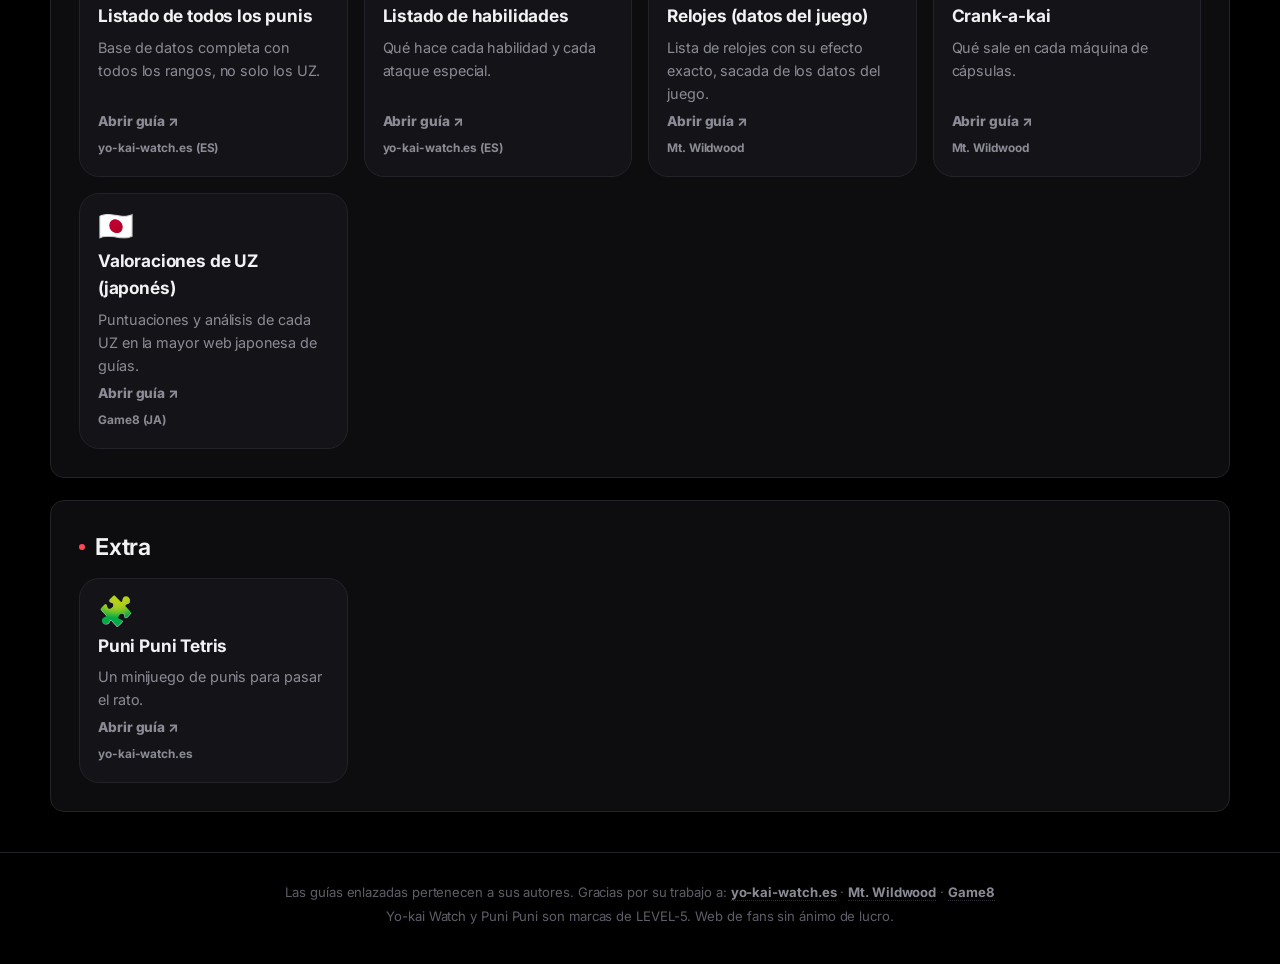
<file: guias.html>
<!DOCTYPE html>
<html lang="es">
<head>
  <meta charset="UTF-8" />
  <script src="assets/i18n.js"></script>
  <meta name="viewport" content="width=device-width, initial-scale=1.0" />
  <link rel="icon" type="image/png" href="assets/logo.png" />
  <title>Guías · Puni Puni ES</title>
  <meta name="description" content="Enlaces a guías de la comunidad sobre Yo-kai Watch Puni Puni: ligas, eventos, zonas, sellos legendarios y más." />
  <link rel="preconnect" href="https://fonts.googleapis.com" />
  <link rel="preconnect" href="https://fonts.gstatic.com" crossorigin />
  <link href="https://fonts.googleapis.com/css2?family=M+PLUS+Rounded+1c:wght@500;700;800&family=Nunito:wght@500;600;700;800&display=swap" rel="stylesheet" />
  <link rel="stylesheet" href="assets/estilo.css" />
  <link rel="stylesheet" href="assets/nav.css" />
  <style>
    .card .src { font-size: .74rem; color: var(--accent-2); font-weight: 700; }
  </style>
  <link href="https://fonts.googleapis.com/css2?family=Inter:wght@400;500;600;650;700&display=swap" rel="stylesheet" />
  <link rel="stylesheet" href="assets/minimal.css" />
</head>
<body>
  <nav class="site-nav">
    <a class="brand" href="index.html"><img class="brand-logo" src="assets/logo.png" alt="" width="34" height="32" />Puni Puni <span>ES</span></a>
    <button class="nav-toggle" type="button" aria-label="Menú" data-i18n-aria="nav.menu">☰</button>
    <div class="nav-links">
      <a href="index.html" data-i18n="nav.home">Inicio</a>
      <a href="yokais.html" data-i18n="nav.yokai">Yokais</a>
      <a href="relojes.html" data-i18n="nav.watches">Relojes</a>
      <a href="eventos.html" data-i18n="nav.events">Eventos</a>
      <a href="mecanicas.html" data-i18n="nav.mechanics">Mecánicas</a>
      <a href="guias.html" data-i18n="nav.guides">Guías</a>
      <a class="nav-cta" href="team-builder.html" data-i18n="nav.builder">Team Builder</a>
    </div>
  </nav>


  <header class="page-hero">
    <div class="kicker" data-i18n="gd.kicker">Comunidad</div>
    <h1><b data-i18n="gd.t1" style="font-weight:inherit">Guías</b> <span data-i18n="gd.t2">externas</span></h1>
    <p data-i18n="gd.hero">Lo que no cubre esta web lo explican muy bien otras páginas de la comunidad. Aquí tienes los enlaces, ordenados por tema.</p>
  </header>

  <main class="wrap" id="guias"></main>

  <footer class="site-footer">
    <p><span data-i18n="gd.thanks">Las guías enlazadas pertenecen a sus autores. Gracias por su trabajo a:</span> <a href="https://yo-kai-watch.es/secciones/juegos/punipuni" target="_blank" rel="noopener noreferrer">yo-kai-watch.es</a> · <a href="https://mtwildwood.net/es/puni/" target="_blank" rel="noopener noreferrer">Mt. Wildwood</a> · <a href="https://game8.jp/punipuni/26088" target="_blank" rel="noopener noreferrer">Game8</a></p>
    <p data-i18n="footer.brand">Yo-kai Watch y Puni Puni son marcas de LEVEL-5. Web de fans sin ánimo de lucro.</p>
  </footer>

  <script src="assets/comun.js"></script>
  <script>
    addI18n({
      "gd.kicker": ["Comunidad", "Community", "コミュニティ"],
      "gd.t1": ["Guías", "External", "外部"],
      "gd.t2": ["externas", "guides", "攻略リンク"],
      "gd.hero": ["Lo que no cubre esta web lo explican muy bien otras páginas de la comunidad. Aquí tienes los enlaces, ordenados por tema.", "What this site doesn't cover is explained very well by other community sites. Here are the links, sorted by topic.", "このサイトで扱っていない内容は、他のコミュニティサイトが詳しく解説しています。テーマ別のリンク集です。"],
      "gd.thanks": ["Las guías enlazadas pertenecen a sus autores. Gracias por su trabajo a:", "Linked guides belong to their authors. Thanks for their work to:", "リンク先の攻略は各作者のものです。感謝を込めて："],
      "gd.open": ["Abrir guía ↗", "Open guide ↗", "開く ↗"],
    });
    const ES = "https://yo-kai-watch.es/secciones/juegos/punipuni/";
    const L = ["es", "en", "ja"].indexOf(window.LANG);
    const pick = arr => arr[L] ?? arr[0];
    // [icono, [nombre es/en/ja], [descripción es/en/ja], url, fuente]
    const GROUPS = [
      [["Partidas y eventos", "Gameplay and events", "バトル・イベント"], [
        ["🏆", ["Sistema de ligas", "League system", "リーグ制度"], ["Cómo funciona el reto semanal por ligas y qué hace falta para subir.", "How the weekly league challenge works and what it takes to move up.", "週間リーグの仕組みと昇格条件。"], ES + "ligas", "yo-kai-watch.es (ES)"],
        ["📅", ["Formatos de los eventos", "Event formats", "イベント形式"], ["Los distintos tipos de evento que van rotando y en qué se diferencian.", "The different rotating event types and how they differ.", "ローテーションするイベントの種類と違い。"], ES + "formatos", "yo-kai-watch.es (ES)"],
        ["⭐", ["Traducción de estrellas", "Star objectives translated", "星の条件の翻訳"], ["Qué significa cada objetivo de estrella de los escenarios.", "What each stage star objective means.", "各ステージの星条件の意味（スペイン語）。"], ES + "estrellas", "yo-kai-watch.es (ES)"],
        ["💰", ["Conseguir dinero", "Farming money", "お金稼ぎ"], ["Trucos para farmear monedas sin gastar demasiado tiempo.", "Tips to farm coins without spending too much time.", "効率よくお金を稼ぐコツ。"], ES + "farmeo", "yo-kai-watch.es (ES)"],
        ["📰", ["Eventos y noticias", "Events and news", "イベント・ニュース"], ["Calendario de eventos pasados y actuales, con sus recompensas.", "Calendar of past and current events with their rewards.", "過去と現在のイベントと報酬の一覧。"], "https://mtwildwood.net/es/puni/events", "Mt. Wildwood"],
      ]],
      [["Modo historia", "Story mode", "ストーリー"], [
        ["🗺️", ["Desbloquear zonas", "Unlocking zones", "エリア解放"], ["Requisitos para abrir cada zona del mapa del modo historia.", "Requirements to open each story map zone.", "ストーリーの各エリアを開く条件。"], ES + "zonas", "yo-kai-watch.es (ES)"],
        ["🔍", ["Escenarios ocultos", "Hidden stages", "隠しステージ"], ["Dónde están los escenarios secretos y cómo se llega a ellos.", "Where the secret stages are and how to reach them.", "隠しステージの場所と行き方。"], ES + "ocultos", "yo-kai-watch.es (ES)"],
        ["💎", ["Yo-kai raros", "Rare yo-kai", "レア妖怪"], ["Qué yokais raros aparecen en la historia y cómo conseguirlos.", "Which rare yo-kai appear in the story and how to get them.", "ストーリーに出るレア妖怪と入手方法。"], ES + "raros", "yo-kai-watch.es (ES)"],
        ["📜", ["Sellos legendarios", "Legendary seals", "伝説の封印"], ["Los yokais que hay que reunir para romper cada sello legendario.", "The yo-kai you need to break each legendary seal.", "各伝説の封印を解くのに必要な妖怪。"], ES + "legendarios", "yo-kai-watch.es (ES)"],
        ["👥", ["Más espacio para amigos", "More friend slots", "友達枠を増やす"], ["Cómo ampliar el límite de amigos.", "How to raise your friend limit.", "友達の上限を増やす方法。"], ES + "amigos", "yo-kai-watch.es (ES)"],
      ]],
      [["Datos del juego", "Game data", "ゲームデータ"], [
        ["📖", ["Listado de todos los punis", "Full puni list", "全ぷに一覧"], ["Base de datos completa con todos los rangos, no solo los UZ.", "Complete database with every rank, not just UZ.", "UZ以外も含む全ランクのデータベース。"], "https://yo-kai-watch.es/secciones/listados/yokai-db/index", "yo-kai-watch.es (ES)"],
        ["✨", ["Listado de habilidades", "Skill list", "スキル一覧"], ["Qué hace cada habilidad y cada ataque especial.", "What each skill and special attack does.", "各スキルとひっさつわざの効果。"], ES + "habilidades", "yo-kai-watch.es (ES)"],
        ["⌚", ["Relojes (datos del juego)", "Watches (game data)", "ウォッチ（ゲームデータ）"], ["Lista de relojes con su efecto exacto, sacada de los datos del juego.", "Watch list with exact effects taken from game data.", "ゲームデータから取得した正確な効果付きのウォッチ一覧。"], "https://mtwildwood.net/es/puni/watches", "Mt. Wildwood"],
        ["🎰", ["Crank-a-kai", "Crank-a-kai", "ガシャ"], ["Qué sale en cada máquina de cápsulas.", "What each capsule machine contains.", "各ガシャの排出内容。"], "https://mtwildwood.net/es/puni/crank", "Mt. Wildwood"],
        ["🇯🇵", ["Valoraciones de UZ (japonés)", "UZ ratings (Japanese)", "UZランク評価"], ["Puntuaciones y análisis de cada UZ en la mayor web japonesa de guías.", "Scores and analysis of each UZ on the biggest Japanese guide site.", "ゲームエイトによる各UZの評価と解説。"], "https://game8.jp/punipuni/539283", "Game8 (JA)"],
      ]],
      [["Extra", "Extra", "おまけ"], [
        ["🧩", ["Puni Puni Tetris", "Puni Puni Tetris", "ぷにぷにテトリス"], ["Un minijuego de punis para pasar el rato.", "A puni mini-game to pass the time.", "暇つぶしにぴったりのぷにミニゲーム。"], ES + "minigame", "yo-kai-watch.es"],
      ]],
    ];
    document.getElementById("guias").innerHTML = GROUPS.map(([title, items]) => `
      <section class="panel">
        <h2>${PP.esc(pick(title))}</h2>
        <div class="cards">
          ${items.map(([icon, name, desc, url, src]) => `
            <a class="card" href="${PP.esc(url)}" target="_blank" rel="noopener noreferrer">
              <div class="icon">${icon}</div><strong>${PP.esc(pick(name))}</strong><span>${PP.esc(pick(desc))}</span>
              <b class="go">${t("gd.open")}</b><small class="src">${PP.esc(src)}</small>
            </a>`).join("")}
        </div>
      </section>`).join("");
  </script>
</body>
</html>
</file>
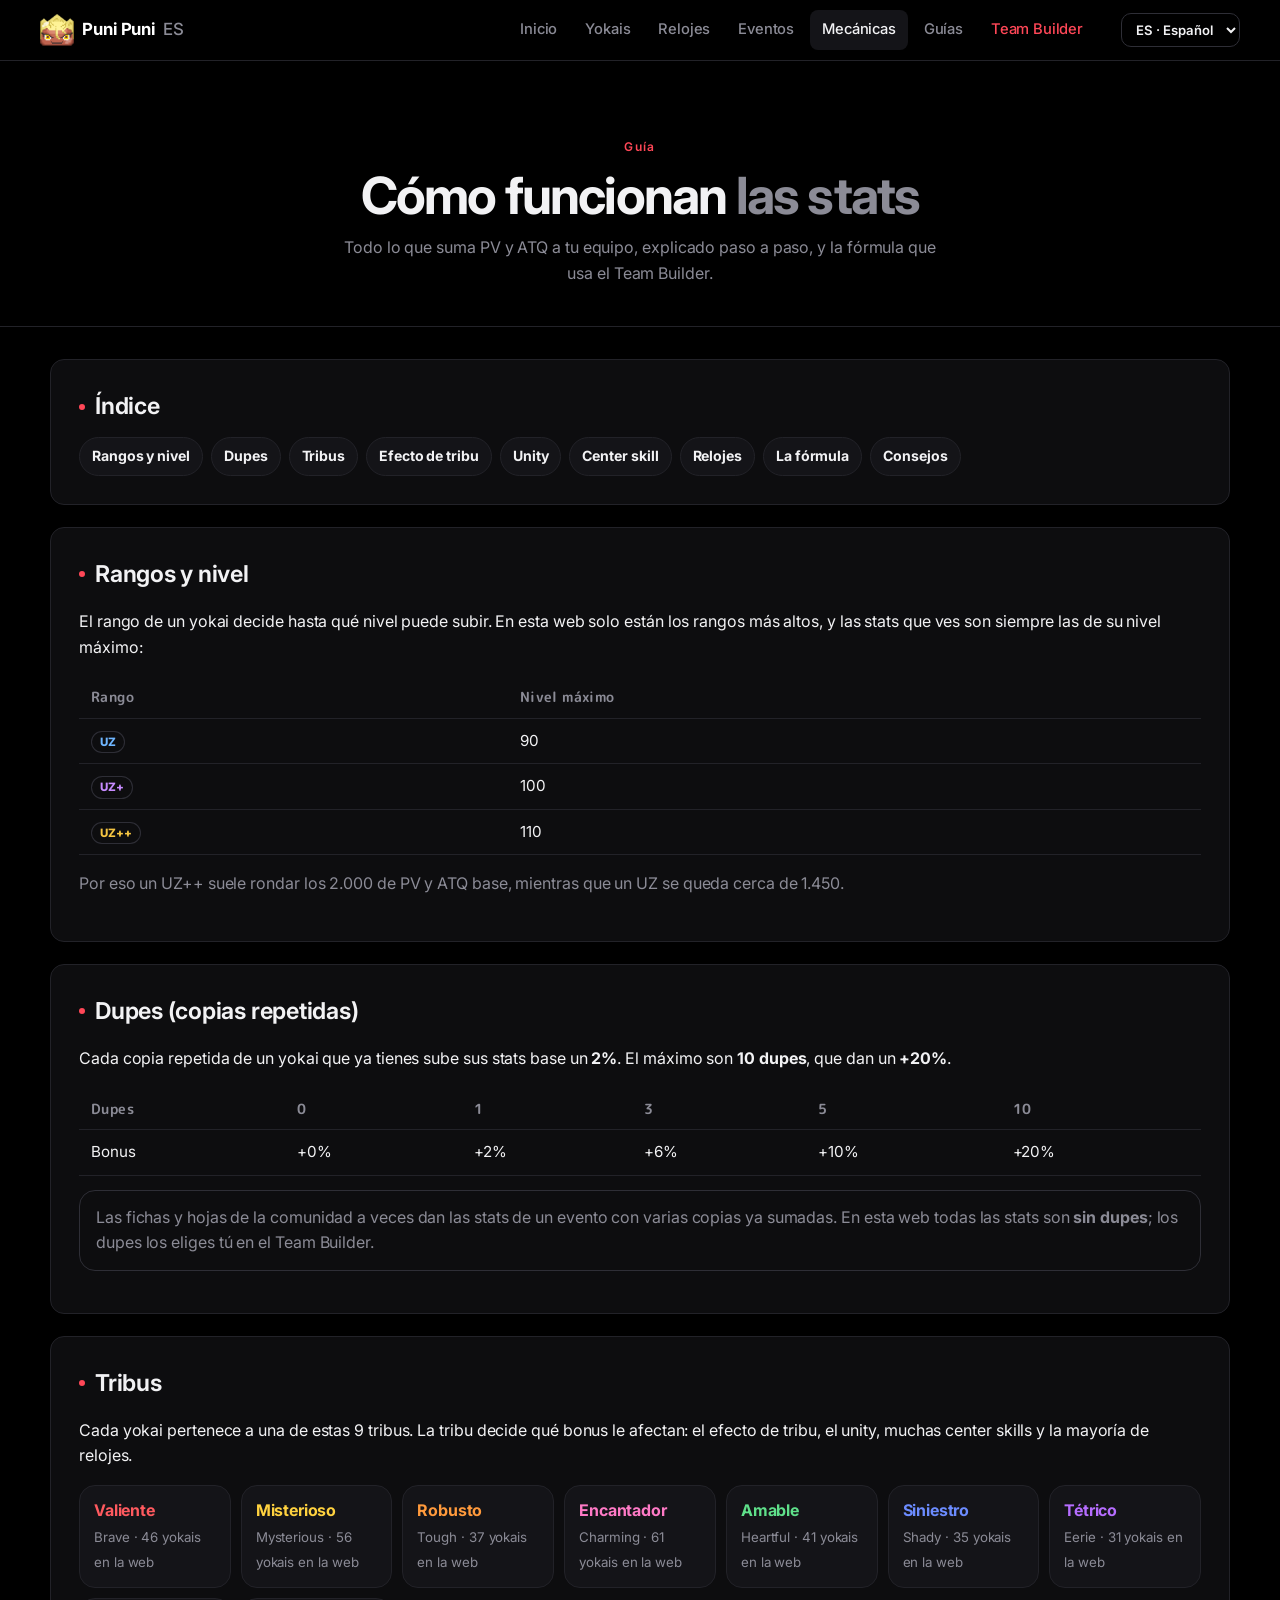
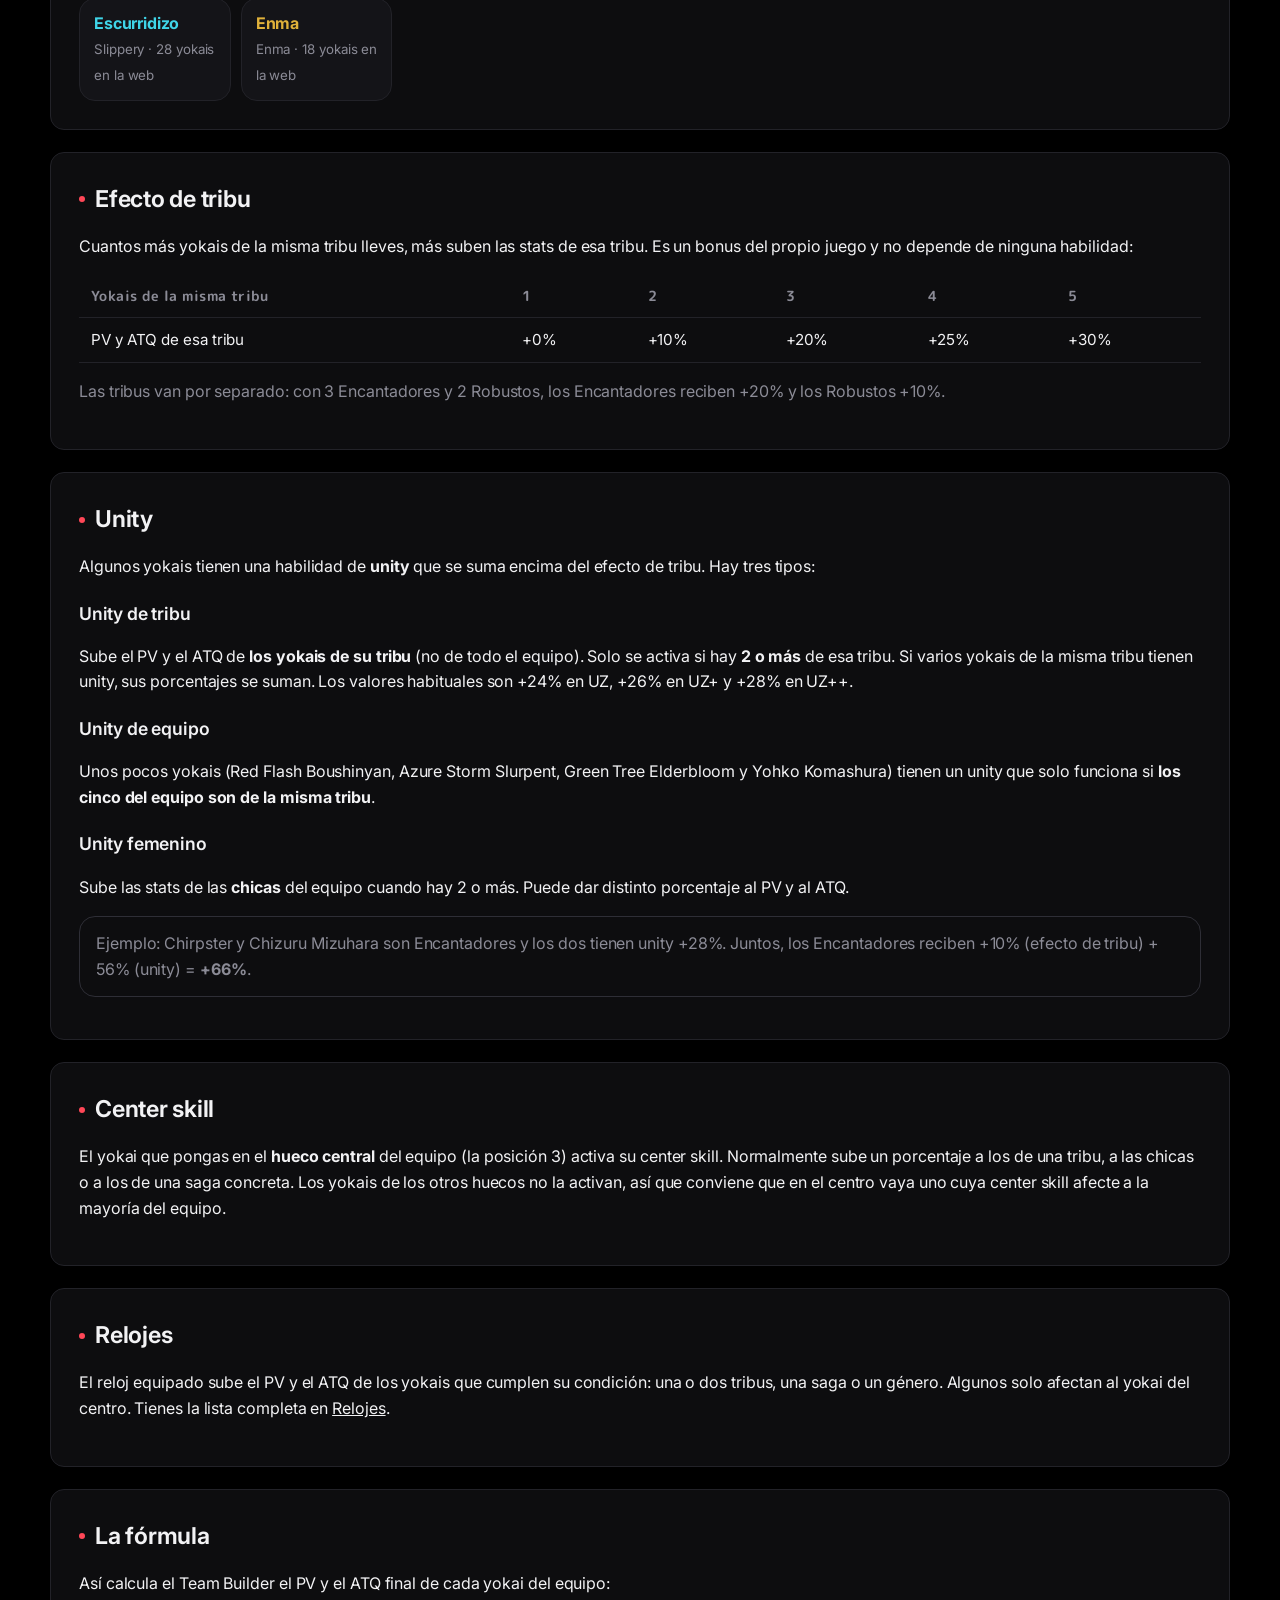
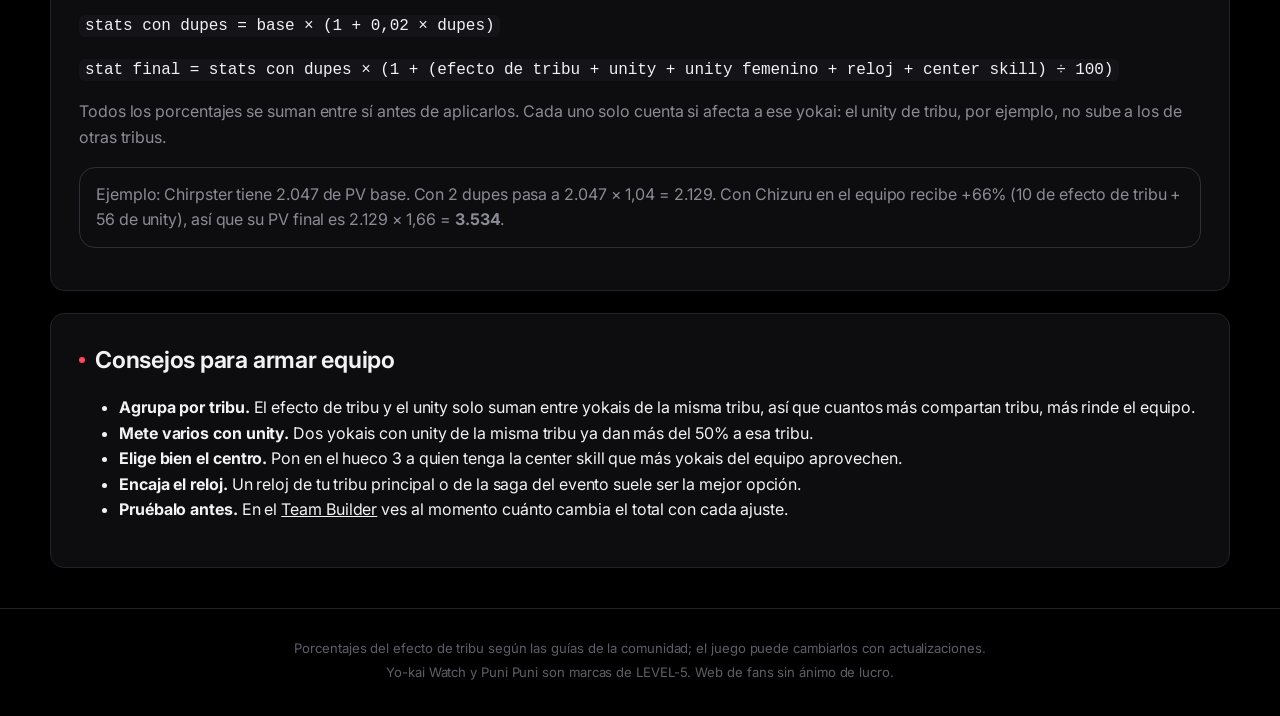
<file: mecanicas.html>
<!DOCTYPE html>
<html lang="es">
<head>
  <meta charset="UTF-8" />
  <script src="assets/i18n.js"></script>
  <meta name="viewport" content="width=device-width, initial-scale=1.0" />
  <link rel="icon" type="image/png" href="assets/logo.png" />
  <title>Mecánicas · Puni Puni ES</title>
  <meta name="description" content="Cómo se calculan las stats en Yo-kai Watch Puni Puni: rangos, dupes, efecto de tribu, unity, center skill y relojes." />
  <link rel="preconnect" href="https://fonts.googleapis.com" />
  <link rel="preconnect" href="https://fonts.gstatic.com" crossorigin />
  <link href="https://fonts.googleapis.com/css2?family=M+PLUS+Rounded+1c:wght@500;700;800&family=Nunito:wght@500;600;700;800&display=swap" rel="stylesheet" />
  <link rel="stylesheet" href="assets/estilo.css" />
  <link rel="stylesheet" href="assets/nav.css" />
  <style>
    .tribes { display: grid; grid-template-columns: repeat(auto-fill, minmax(150px, 1fr)); gap: 10px; }
    .tribe { padding: 12px 14px; border-radius: 16px; background: rgba(255,255,255,.05); border: 2px solid color-mix(in srgb, var(--tc) 55%, transparent); }
    .tribe b { color: var(--tc); font-family: "M PLUS Rounded 1c", sans-serif; display: block; }
    .tribe small { color: var(--muted); }
    section.panel { scroll-margin-top: 80px; }
  </style>
  <link href="https://fonts.googleapis.com/css2?family=Inter:wght@400;500;600;650;700&display=swap" rel="stylesheet" />
  <link rel="stylesheet" href="assets/minimal.css" />
</head>
<body>
  <nav class="site-nav">
    <a class="brand" href="index.html"><img class="brand-logo" src="assets/logo.png" alt="" width="34" height="32" />Puni Puni <span>ES</span></a>
    <button class="nav-toggle" type="button" aria-label="Menú" data-i18n-aria="nav.menu">☰</button>
    <div class="nav-links">
      <a href="index.html" data-i18n="nav.home">Inicio</a>
      <a href="yokais.html" data-i18n="nav.yokai">Yokais</a>
      <a href="relojes.html" data-i18n="nav.watches">Relojes</a>
      <a href="eventos.html" data-i18n="nav.events">Eventos</a>
      <a href="mecanicas.html" data-i18n="nav.mechanics">Mecánicas</a>
      <a href="guias.html" data-i18n="nav.guides">Guías</a>
      <a class="nav-cta" href="team-builder.html" data-i18n="nav.builder">Team Builder</a>
    </div>
  </nav>

  <header class="page-hero">
    <div data-l="es">
      <div class="kicker">Guía</div>
      <h1>Cómo funcionan <span>las stats</span></h1>
      <p>Todo lo que suma PV y ATQ a tu equipo, explicado paso a paso, y la fórmula que usa el Team Builder.</p>
    </div>
    <div data-l="en">
      <div class="kicker">Guide</div>
      <h1>How stats <span>work</span></h1>
      <p>Everything that adds HP and ATK to your team, explained step by step, plus the formula the Team Builder uses.</p>
    </div>
    <div data-l="ja">
      <div class="kicker">解説</div>
      <h1>ステータスの<span>仕組み</span></h1>
      <p>チームのHPとこうげきを上げる要素を順番に解説。編成ツールで使っている計算式も紹介します。</p>
    </div>
  </header>

  <main class="wrap">
    <!-- ===================== ESPAÑOL ===================== -->
    <div data-l="es">
      <section class="panel">
        <h2>Índice</h2>
        <div class="toc">
          <a href="#rangos">Rangos y nivel</a><a href="#dupes">Dupes</a><a href="#tribus">Tribus</a>
          <a href="#efecto">Efecto de tribu</a><a href="#unity">Unity</a><a href="#center">Center skill</a>
          <a href="#relojes">Relojes</a><a href="#formula">La fórmula</a><a href="#consejos">Consejos</a>
        </div>
      </section>
      <section class="panel" id="rangos">
        <h2>Rangos y nivel</h2>
        <p>El rango de un yokai decide hasta qué nivel puede subir. En esta web solo están los rangos más altos, y las stats que ves son siempre las de su nivel máximo:</p>
        <div class="table-wrap"><table class="nice">
          <tr><th>Rango</th><th>Nivel máximo</th></tr>
          <tr><td><span class="pill rank-uz">UZ</span></td><td>90</td></tr>
          <tr><td><span class="pill rank-uzp">UZ+</span></td><td>100</td></tr>
          <tr><td><span class="pill rank-uzpp">UZ++</span></td><td>110</td></tr>
        </table></div>
        <p class="muted">Por eso un UZ++ suele rondar los 2.000 de PV y ATQ base, mientras que un UZ se queda cerca de 1.450.</p>
      </section>
      <section class="panel" id="dupes">
        <h2>Dupes (copias repetidas)</h2>
        <p>Cada copia repetida de un yokai que ya tienes sube sus stats base un <b>2%</b>. El máximo son <b>10 dupes</b>, que dan un <b>+20%</b>.</p>
        <div class="table-wrap"><table class="nice">
          <tr><th>Dupes</th><th>0</th><th>1</th><th>3</th><th>5</th><th>10</th></tr>
          <tr><td>Bonus</td><td>+0%</td><td>+2%</td><td>+6%</td><td>+10%</td><td>+20%</td></tr>
        </table></div>
        <div class="callout">Las fichas y hojas de la comunidad a veces dan las stats de un evento con varias copias ya sumadas. En esta web todas las stats son <b>sin dupes</b>; los dupes los eliges tú en el Team Builder.</div>
      </section>
      <section class="panel" id="tribus">
        <h2>Tribus</h2>
        <p>Cada yokai pertenece a una de estas 9 tribus. La tribu decide qué bonus le afectan: el efecto de tribu, el unity, muchas center skills y la mayoría de relojes.</p>
        <div class="tribes tribeList"></div>
      </section>
      <section class="panel" id="efecto">
        <h2>Efecto de tribu</h2>
        <p>Cuantos más yokais de la misma tribu lleves, más suben las stats de esa tribu. Es un bonus del propio juego y no depende de ninguna habilidad:</p>
        <div class="table-wrap"><table class="nice">
          <tr><th>Yokais de la misma tribu</th><th>1</th><th>2</th><th>3</th><th>4</th><th>5</th></tr>
          <tr><td>PV y ATQ de esa tribu</td><td>+0%</td><td>+10%</td><td>+20%</td><td>+25%</td><td>+30%</td></tr>
        </table></div>
        <p class="muted">Las tribus van por separado: con 3 Encantadores y 2 Robustos, los Encantadores reciben +20% y los Robustos +10%.</p>
      </section>
      <section class="panel" id="unity">
        <h2>Unity</h2>
        <p>Algunos yokais tienen una habilidad de <b>unity</b> que se suma encima del efecto de tribu. Hay tres tipos:</p>
        <h3>Unity de tribu</h3>
        <p>Sube el PV y el ATQ de <b>los yokais de su tribu</b> (no de todo el equipo). Solo se activa si hay <b>2 o más</b> de esa tribu. Si varios yokais de la misma tribu tienen unity, sus porcentajes se suman. Los valores habituales son +24% en UZ, +26% en UZ+ y +28% en UZ++.</p>
        <h3>Unity de equipo</h3>
        <p>Unos pocos yokais (Red Flash Boushinyan, Azure Storm Slurpent, Green Tree Elderbloom y Yohko Komashura) tienen un unity que solo funciona si <b>los cinco del equipo son de la misma tribu</b>.</p>
        <h3>Unity femenino</h3>
        <p>Sube las stats de las <b>chicas</b> del equipo cuando hay 2 o más. Puede dar distinto porcentaje al PV y al ATQ.</p>
        <div class="callout">Ejemplo: Chirpster y Chizuru Mizuhara son Encantadores y los dos tienen unity +28%. Juntos, los Encantadores reciben +10% (efecto de tribu) + 56% (unity) = <b>+66%</b>.</div>
      </section>
      <section class="panel" id="center">
        <h2>Center skill</h2>
        <p>El yokai que pongas en el <b>hueco central</b> del equipo (la posición 3) activa su center skill. Normalmente sube un porcentaje a los de una tribu, a las chicas o a los de una saga concreta. Los yokais de los otros huecos no la activan, así que conviene que en el centro vaya uno cuya center skill afecte a la mayoría del equipo.</p>
      </section>
      <section class="panel" id="relojes">
        <h2>Relojes</h2>
        <p>El reloj equipado sube el PV y el ATQ de los yokais que cumplen su condición: una o dos tribus, una saga o un género. Algunos solo afectan al yokai del centro. Tienes la lista completa en <a href="relojes.html">Relojes</a>.</p>
      </section>
      <section class="panel" id="formula">
        <h2>La fórmula</h2>
        <p>Así calcula el Team Builder el PV y el ATQ final de cada yokai del equipo:</p>
        <p><code class="f">stats con dupes = base × (1 + 0,02 × dupes)</code></p>
        <p><code class="f">stat final = stats con dupes × (1 + (efecto de tribu + unity + unity femenino + reloj + center skill) ÷ 100)</code></p>
        <p class="muted">Todos los porcentajes se suman entre sí antes de aplicarlos. Cada uno solo cuenta si afecta a ese yokai: el unity de tribu, por ejemplo, no sube a los de otras tribus.</p>
        <div class="callout">Ejemplo: Chirpster tiene 2.047 de PV base. Con 2 dupes pasa a 2.047 × 1,04 = 2.129. Con Chizuru en el equipo recibe +66% (10 de efecto de tribu + 56 de unity), así que su PV final es 2.129 × 1,66 = <b>3.534</b>.</div>
      </section>
      <section class="panel" id="consejos">
        <h2>Consejos para armar equipo</h2>
        <ul>
          <li><b>Agrupa por tribu.</b> El efecto de tribu y el unity solo suman entre yokais de la misma tribu, así que cuantos más compartan tribu, más rinde el equipo.</li>
          <li><b>Mete varios con unity.</b> Dos yokais con unity de la misma tribu ya dan más del 50% a esa tribu.</li>
          <li><b>Elige bien el centro.</b> Pon en el hueco 3 a quien tenga la center skill que más yokais del equipo aprovechen.</li>
          <li><b>Encaja el reloj.</b> Un reloj de tu tribu principal o de la saga del evento suele ser la mejor opción.</li>
          <li><b>Pruébalo antes.</b> En el <a href="team-builder.html">Team Builder</a> ves al momento cuánto cambia el total con cada ajuste.</li>
        </ul>
      </section>
    </div>

    <!-- ===================== ENGLISH ===================== -->
    <div data-l="en">
      <section class="panel">
        <h2>Contents</h2>
        <div class="toc">
          <a href="#ranks">Ranks and level</a><a href="#dupes-en">Dupes</a><a href="#tribes">Tribes</a>
          <a href="#effect">Tribe effect</a><a href="#unity-en">Unity</a><a href="#center-en">Center skill</a>
          <a href="#watches">Watches</a><a href="#formula-en">The formula</a><a href="#tips">Tips</a>
        </div>
      </section>
      <section class="panel" id="ranks">
        <h2>Ranks and level</h2>
        <p>A yo-kai's rank decides how high its level can go. This site only lists the top ranks, and the stats shown are always at their max level:</p>
        <div class="table-wrap"><table class="nice">
          <tr><th>Rank</th><th>Max level</th></tr>
          <tr><td><span class="pill rank-uz">UZ</span></td><td>90</td></tr>
          <tr><td><span class="pill rank-uzp">UZ+</span></td><td>100</td></tr>
          <tr><td><span class="pill rank-uzpp">UZ++</span></td><td>110</td></tr>
        </table></div>
        <p class="muted">That's why a UZ++ usually has around 2,000 base HP and ATK, while a UZ stays near 1,450.</p>
      </section>
      <section class="panel" id="dupes-en">
        <h2>Dupes (duplicate copies)</h2>
        <p>Every duplicate copy of a yo-kai you already own raises its base stats by <b>2%</b>. The max is <b>10 dupes</b>, for <b>+20%</b>.</p>
        <div class="table-wrap"><table class="nice">
          <tr><th>Dupes</th><th>0</th><th>1</th><th>3</th><th>5</th><th>10</th></tr>
          <tr><td>Bonus</td><td>+0%</td><td>+2%</td><td>+6%</td><td>+10%</td><td>+20%</td></tr>
        </table></div>
        <div class="callout">Community sheets sometimes list a yo-kai's stats from an event with several copies already added. On this site every stat is <b>without dupes</b>; you choose the dupes in the Team Builder.</div>
      </section>
      <section class="panel" id="tribes">
        <h2>Tribes</h2>
        <p>Every yo-kai belongs to one of these 9 tribes. The tribe decides which bonuses apply to it: tribe effect, unity, many center skills and most watches.</p>
        <div class="tribes tribeList"></div>
      </section>
      <section class="panel" id="effect">
        <h2>Tribe effect</h2>
        <p>The more yo-kai of the same tribe you bring, the higher that tribe's stats go. It's a built-in game bonus that doesn't depend on any skill:</p>
        <div class="table-wrap"><table class="nice">
          <tr><th>Yo-kai of the same tribe</th><th>1</th><th>2</th><th>3</th><th>4</th><th>5</th></tr>
          <tr><td>HP and ATK of that tribe</td><td>+0%</td><td>+10%</td><td>+20%</td><td>+25%</td><td>+30%</td></tr>
        </table></div>
        <p class="muted">Tribes count separately: with 3 Charming and 2 Tough, the Charming yo-kai get +20% and the Tough ones +10%.</p>
      </section>
      <section class="panel" id="unity-en">
        <h2>Unity</h2>
        <p>Some yo-kai have a <b>unity</b> skill that stacks on top of the tribe effect. There are three kinds:</p>
        <h3>Tribe unity</h3>
        <p>Raises the HP and ATK of <b>yo-kai of its own tribe</b> (not the whole team). It only activates with <b>2 or more</b> of that tribe. If several yo-kai of the same tribe have unity, their percentages add up. Typical values are +24% on UZ, +26% on UZ+ and +28% on UZ++.</p>
        <h3>Team unity</h3>
        <p>A few yo-kai (Red Flash Boushinyan, Azure Storm Slurpent, Green Tree Elderbloom and Yohko Komashura) have a unity that only works if <b>all five team members share the same tribe</b>.</p>
        <h3>Female unity</h3>
        <p>Raises the stats of the <b>girls</b> in the team when there are 2 or more. It can give different percentages to HP and ATK.</p>
        <div class="callout">Example: Chirpster and Chizuru Mizuhara are Charming and both have +28% unity. Together, Charming yo-kai get +10% (tribe effect) + 56% (unity) = <b>+66%</b>.</div>
      </section>
      <section class="panel" id="center-en">
        <h2>Center skill</h2>
        <p>The yo-kai placed in the team's <b>center slot</b> (position 3) activates its center skill. It usually boosts one tribe, the girls or a specific series. Yo-kai in other slots don't trigger it, so put in the center the one whose center skill helps most of your team.</p>
      </section>
      <section class="panel" id="watches">
        <h2>Watches</h2>
        <p>The equipped watch raises the HP and ATK of yo-kai that meet its condition: one or two tribes, a series or a gender. Some only affect the center yo-kai. See the full list in <a href="relojes.html">Watches</a>.</p>
      </section>
      <section class="panel" id="formula-en">
        <h2>The formula</h2>
        <p>This is how the Team Builder calculates each team member's final HP and ATK:</p>
        <p><code class="f">stats with dupes = base × (1 + 0.02 × dupes)</code></p>
        <p><code class="f">final stat = stats with dupes × (1 + (tribe effect + unity + female unity + watch + center skill) ÷ 100)</code></p>
        <p class="muted">All percentages are added together before being applied. Each one only counts if it affects that yo-kai: tribe unity, for example, doesn't boost other tribes.</p>
        <div class="callout">Example: Chirpster has 2,047 base HP. With 2 dupes it becomes 2,047 × 1.04 = 2,129. With Chizuru in the team it gets +66% (10 tribe effect + 56 unity), so its final HP is 2,129 × 1.66 = <b>3,534</b>.</div>
      </section>
      <section class="panel" id="tips">
        <h2>Team-building tips</h2>
        <ul>
          <li><b>Group by tribe.</b> Tribe effect and unity only stack among yo-kai of the same tribe, so the more share a tribe, the stronger the team.</li>
          <li><b>Bring several with unity.</b> Two yo-kai with same-tribe unity already give that tribe over 50%.</li>
          <li><b>Pick the center well.</b> Put in slot 3 the one whose center skill benefits the most team members.</li>
          <li><b>Match the watch.</b> A watch for your main tribe or the event's series is usually the best choice.</li>
          <li><b>Test it first.</b> In the <a href="team-builder.html">Team Builder</a> you instantly see how much each change affects the total.</li>
        </ul>
      </section>
    </div>

    <!-- ===================== 日本語 ===================== -->
    <div data-l="ja">
      <section class="panel">
        <h2>目次</h2>
        <div class="toc">
          <a href="#ja-rank">ランクとレベル</a><a href="#ja-dupes">凸</a><a href="#ja-tribes">種族</a>
          <a href="#ja-effect">種族効果</a><a href="#ja-unity">結束</a><a href="#ja-center">センタースキル</a>
          <a href="#ja-watch">ウォッチ</a><a href="#ja-formula">計算式</a><a href="#ja-tips">編成のコツ</a>
        </div>
      </section>
      <section class="panel" id="ja-rank">
        <h2>ランクとレベル</h2>
        <p>妖怪のランクによって最大レベルが決まります。このサイトでは最上位ランクのみを掲載し、ステータスはすべて最大レベル時の値です。</p>
        <div class="table-wrap"><table class="nice">
          <tr><th>ランク</th><th>最大レベル</th></tr>
          <tr><td><span class="pill rank-uz">UZ</span></td><td>90</td></tr>
          <tr><td><span class="pill rank-uzp">UZ+</span></td><td>100</td></tr>
          <tr><td><span class="pill rank-uzpp">UZ++</span></td><td>110</td></tr>
        </table></div>
        <p class="muted">そのためUZ++は基礎HP・こうげきが2,000前後、UZは1,450前後になります。</p>
      </section>
      <section class="panel" id="ja-dupes">
        <h2>凸（重複入手）</h2>
        <p>すでに持っている妖怪をもう1体手に入れるごとに、基礎ステータスが<b>2%</b>アップします。最大は<b>10凸</b>で<b>+20%</b>です。</p>
        <div class="table-wrap"><table class="nice">
          <tr><th>凸数</th><th>0</th><th>1</th><th>3</th><th>5</th><th>10</th></tr>
          <tr><td>ボーナス</td><td>+0%</td><td>+2%</td><td>+6%</td><td>+10%</td><td>+20%</td></tr>
        </table></div>
        <div class="callout">コミュニティの資料ではイベントで凸済みのステータスが載っていることがあります。このサイトのステータスはすべて<b>0凸</b>の値で、凸数は編成ツールで設定します。</div>
      </section>
      <section class="panel" id="ja-tribes">
        <h2>種族</h2>
        <p>妖怪は次の9種族のどれかに属します。種族によって、種族効果・結束・多くのセンタースキル・ほとんどのウォッチの対象が決まります。</p>
        <div class="tribes tribeList"></div>
      </section>
      <section class="panel" id="ja-effect">
        <h2>種族効果</h2>
        <p>同じ種族の妖怪を多く編成するほど、その種族のステータスが上がります。スキルに関係なくゲームの仕様として発動します。</p>
        <div class="table-wrap"><table class="nice">
          <tr><th>同じ種族の数</th><th>1</th><th>2</th><th>3</th><th>4</th><th>5</th></tr>
          <tr><td>その種族のHP・こうげき</td><td>+0%</td><td>+10%</td><td>+20%</td><td>+25%</td><td>+30%</td></tr>
        </table></div>
        <p class="muted">種族ごとに別々に計算されます。プリチー3体とゴーケツ2体なら、プリチーは+20%、ゴーケツは+10%です。</p>
      </section>
      <section class="panel" id="ja-unity">
        <h2>結束</h2>
        <p>一部の妖怪は、種族効果に上乗せされる<b>結束</b>スキルを持っています。種類は3つです。</p>
        <h3>種族の結束</h3>
        <p><b>同じ種族の妖怪</b>のHPとこうげきを上げます（チーム全員ではありません）。その種族が<b>2体以上</b>いると発動。同じ種族に結束持ちが複数いれば合計されます。目安はUZで+24%、UZ+で+26%、UZ++で+28%です。</p>
        <h3>全員同種族の結束</h3>
        <p>一部の妖怪（赤閃ブシニャン、蒼嵐やまタン、神緑花さか爺、陽黄しゅらコマ）は、<b>5体全員が同じ種族</b>のときだけ発動する結束を持っています。</p>
        <h3>女の子の結束</h3>
        <p>女の子妖怪が2体以上いると、<b>女の子妖怪</b>のステータスを上げます。HPとこうげきで倍率が違うこともあります。</p>
        <div class="callout">例：つづらチュン太夫と水原千鶴はどちらもプリチーで結束+28%。2体そろうとプリチーは+10%（種族効果）+56%（結束）＝<b>+66%</b>。</div>
      </section>
      <section class="panel" id="ja-center">
        <h2>センタースキル</h2>
        <p>チームの<b>センター</b>（3番目の枠）に置いた妖怪のセンタースキルが発動します。多くは特定の種族、女の子妖怪、または特定のシリーズを強化します。他の枠では発動しないので、チームの多くに効くセンタースキルを持つ妖怪をセンターに置きましょう。</p>
      </section>
      <section class="panel" id="ja-watch">
        <h2>ウォッチ</h2>
        <p>装備したウォッチは、条件（1〜2種族、シリーズ、性別）を満たす妖怪のHPとこうげきを上げます。センターの妖怪だけに効くものもあります。一覧は<a href="relojes.html">ウォッチ</a>へ。</p>
      </section>
      <section class="panel" id="ja-formula">
        <h2>計算式</h2>
        <p>編成ツールでは各妖怪の最終HP・こうげきを次のように計算しています。</p>
        <p><code class="f">凸込みステータス ＝ 基礎値 ×（1 ＋ 0.02 × 凸数）</code></p>
        <p><code class="f">最終ステータス ＝ 凸込みステータス ×（1 ＋（種族効果 ＋ 結束 ＋ 女の子の結束 ＋ ウォッチ ＋ センタースキル）÷ 100）</code></p>
        <p class="muted">倍率はすべて足し合わせてから掛けます。それぞれ対象の妖怪にだけ効きます（たとえば種族の結束は他の種族には効きません）。</p>
        <div class="callout">例：つづらチュン太夫の基礎HPは2,047。2凸で2,047×1.04＝2,129。水原千鶴がいると+66%（種族効果10＋結束56）なので、最終HPは2,129×1.66＝<b>3,534</b>。</div>
      </section>
      <section class="panel" id="ja-tips">
        <h2>編成のコツ</h2>
        <ul>
          <li><b>種族をそろえる。</b>種族効果と結束は同じ種族同士でしか重ならないので、そろえるほど強くなります。</li>
          <li><b>結束持ちを複数入れる。</b>同じ種族の結束持ちが2体いれば、それだけで+50%以上。</li>
          <li><b>センターを選ぶ。</b>3番目の枠には、チームの多くに効くセンタースキルの妖怪を。</li>
          <li><b>ウォッチを合わせる。</b>メインの種族やイベントのシリーズに合うウォッチがおすすめ。</li>
          <li><b>事前に試す。</b><a href="team-builder.html">編成ツール</a>で変更ごとの合計値の差がすぐわかります。</li>
        </ul>
      </section>
    </div>
  </main>

  <footer class="site-footer">
    <p data-l="es">Porcentajes del efecto de tribu según las guías de la comunidad; el juego puede cambiarlos con actualizaciones.</p>
    <p data-l="en">Tribe effect percentages are based on community guides; the game may change them in updates.</p>
    <p data-l="ja">種族効果の倍率はコミュニティの攻略情報に基づきます。アップデートで変わる可能性があります。</p>
    <p data-i18n="footer.brand">Yo-kai Watch y Puni Puni son marcas de LEVEL-5. Web de fans sin ánimo de lucro.</p>
  </footer>

  <script src="character.js"></script>
  <script src="assets/comun.js"></script>
  <script>
    addI18n({ "mec.inWeb": ["{n} yokais en la web", "{n} yo-kai on this site", "サイト掲載{n}体"] });
    const html = PP.TRIBE_ORDER.map(tr => {
      const n = characters.filter(c => PP.key(c.tribe) === tr).length;
      const en = tr[0].toUpperCase() + tr.slice(1);
      return `<div class="tribe" data-tribe="${tr}"><b>${PP.TRIBE_ES[tr]}</b><small>${LANG === "en" ? "" : en + " · "}${t("mec.inWeb", { n })}</small></div>`;
    }).join("");
    document.querySelectorAll(".tribeList").forEach(el => { el.innerHTML = html; });
  </script>
</body>
</html>
</file>
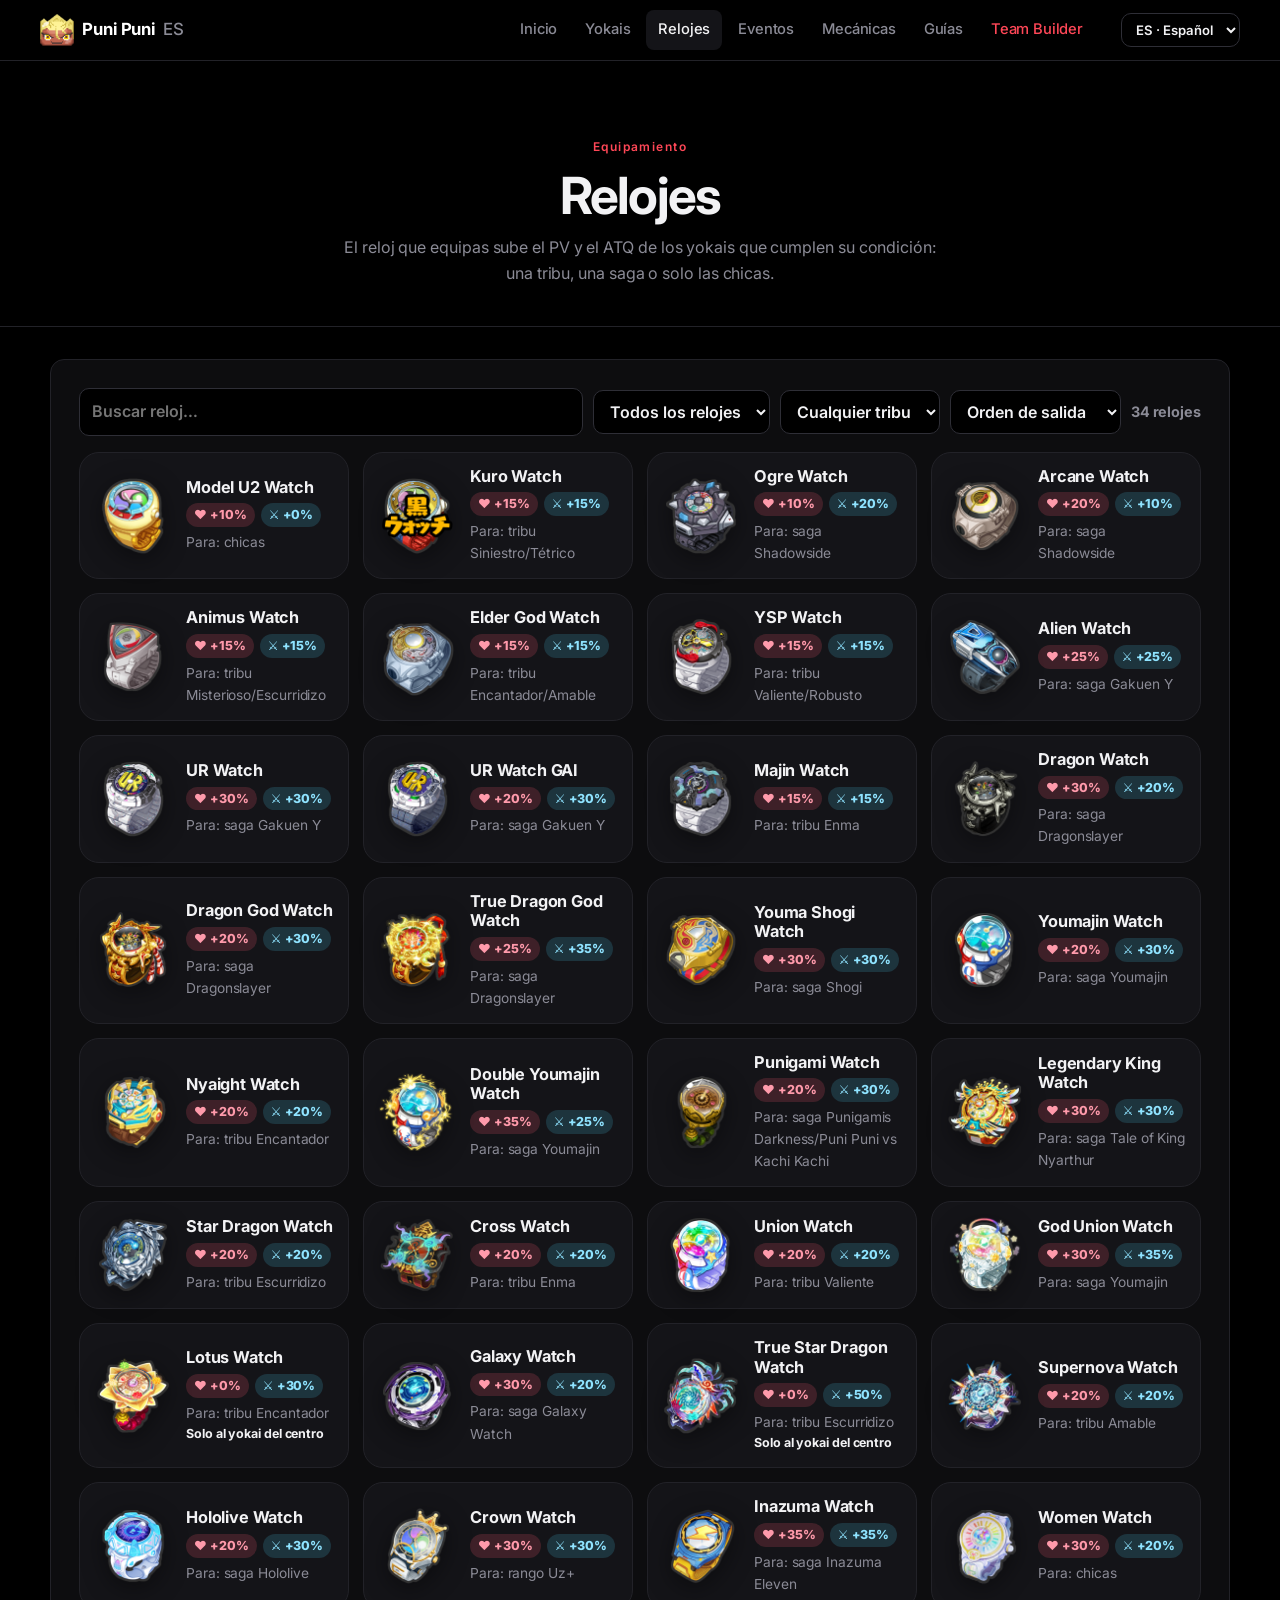
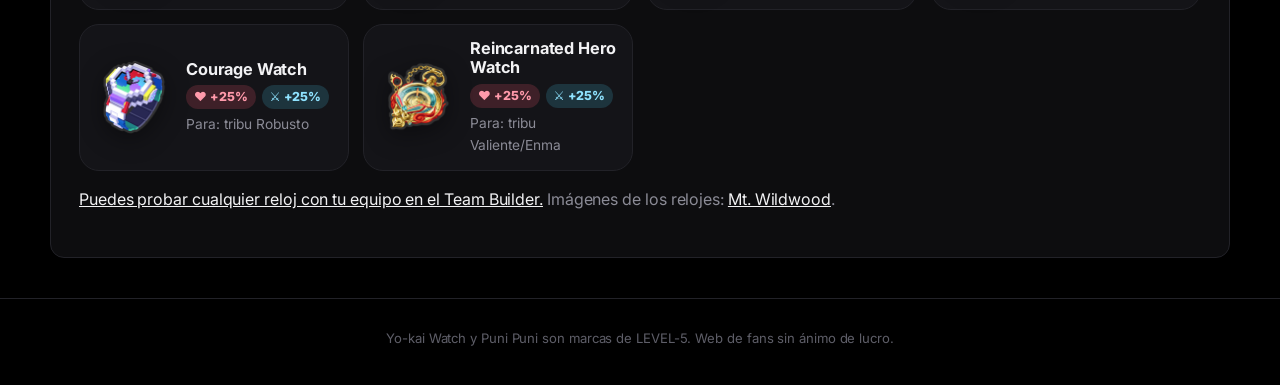
<file: relojes.html>
<!DOCTYPE html>
<html lang="es">
<head>
  <meta charset="UTF-8" />
  <script src="assets/i18n.js"></script>
  <meta name="viewport" content="width=device-width, initial-scale=1.0" />
  <link rel="icon" type="image/png" href="assets/logo.png" />
  <title>Relojes · Puni Puni ES</title>
  <meta name="description" content="Todos los relojes de Yo-kai Watch Puni Puni con su imagen y a qué yokais suben las stats." />
  <link rel="preconnect" href="https://fonts.googleapis.com" />
  <link rel="preconnect" href="https://fonts.gstatic.com" crossorigin />
  <link href="https://fonts.googleapis.com/css2?family=M+PLUS+Rounded+1c:wght@500;700;800&family=Nunito:wght@500;600;700;800&display=swap" rel="stylesheet" />
  <link rel="stylesheet" href="assets/estilo.css" />
  <link rel="stylesheet" href="assets/nav.css" />
  <style>
    .watches { display: grid; grid-template-columns: repeat(auto-fill, minmax(250px, 1fr)); gap: 14px; }
    .watch {
      display: grid; grid-template-columns: 78px 1fr; gap: 14px; align-items: center;
      padding: 14px; border-radius: 20px; background: linear-gradient(160deg, rgba(255,255,255,.08), rgba(255,255,255,.02)); border: 1px solid var(--line);
      transition: transform .18s ease, border-color .18s ease;
    }
    .watch:hover { transform: translateY(-3px); border-color: var(--gold); }
    .watch img { width: 78px; height: 78px; object-fit: contain; filter: drop-shadow(0 6px 12px rgba(0,0,0,.4)); }
    .watch .noimg { width: 78px; height: 78px; display: grid; place-items: center; font-size: 2.4rem; }
    .watch b { display: block; font-family: "M PLUS Rounded 1c", sans-serif; font-size: 1.02rem; line-height: 1.2; }
    .watch .bonus { display: flex; gap: 6px; margin: 6px 0 4px; flex-wrap: wrap; }
    .watch .bonus span { font-weight: 800; font-size: .78rem; padding: 2px 8px; border-radius: 999px; }
    .watch .hp { background: rgba(255,90,110,.18); color: #ff9aab; }
    .watch .atk { background: rgba(79,214,255,.16); color: #8fe3ff; }
    .watch .who { color: var(--muted); font-size: .86rem; }
    .watch .center { color: var(--gold); font-size: .78rem; font-weight: 700; }
  </style>
  <link href="https://fonts.googleapis.com/css2?family=Inter:wght@400;500;600;650;700&display=swap" rel="stylesheet" />
  <link rel="stylesheet" href="assets/minimal.css" />
</head>
<body>
  <nav class="site-nav">
    <a class="brand" href="index.html"><img class="brand-logo" src="assets/logo.png" alt="" width="34" height="32" />Puni Puni <span>ES</span></a>
    <button class="nav-toggle" type="button" aria-label="Menú" data-i18n-aria="nav.menu">☰</button>
    <div class="nav-links">
      <a href="index.html" data-i18n="nav.home">Inicio</a>
      <a href="yokais.html" data-i18n="nav.yokai">Yokais</a>
      <a href="relojes.html" data-i18n="nav.watches">Relojes</a>
      <a href="eventos.html" data-i18n="nav.events">Eventos</a>
      <a href="mecanicas.html" data-i18n="nav.mechanics">Mecánicas</a>
      <a href="guias.html" data-i18n="nav.guides">Guías</a>
      <a class="nav-cta" href="team-builder.html" data-i18n="nav.builder">Team Builder</a>
    </div>
  </nav>

  <header class="page-hero">
    <div class="kicker" data-i18n="wt.kicker">Equipamiento</div>
    <h1 data-i18n="nav.watches">Relojes</h1>
    <p data-i18n="wt.hero">El reloj que equipas sube el PV y el ATQ de los yokais que cumplen su condición: una tribu, una saga o solo las chicas.</p>
    <svg viewBox="0 0 1440 80" preserveAspectRatio="none" aria-hidden="true"><path d="M0,40 C240,80 480,0 720,32 C960,64 1200,16 1440,40 L1440,80 L0,80 Z"/></svg>
  </header>

  <main class="wrap">
    <section class="panel">
      <div class="filters">
        <input id="q" type="search" placeholder="Buscar reloj…" data-i18n-ph="wt.search" aria-label="Buscar reloj" />
        <select id="fType" aria-label="Tipo">
          <option value="" data-i18n="wt.all">Todos los relojes</option>
          <option value="tribes" data-i18n="wt.byTribe">Por tribu</option>
          <option value="sagas" data-i18n="wt.bySaga">Por saga</option>
          <option value="genders" data-i18n="wt.byGender">Por género</option>
        </select>
        <select id="fTribe" aria-label="Tribu"><option value="" data-i18n="wt.anyTribe">Cualquier tribu</option></select>
        <select id="sort" aria-label="Ordenar">
          <option value="" data-i18n="yk.sortRelease">Orden de salida</option>
          <option value="best" data-i18n="wt.best">Más bonus total</option>
        </select>
        <span id="count" class="count"></span>
      </div>
      <div id="list" class="watches"></div>
      <p class="muted" style="margin-top:16px"><a href="team-builder.html" data-i18n="wt.tryIt">Puedes probar cualquier reloj con tu equipo en el Team Builder.</a> <span data-i18n="wt.imgs">Imágenes de los relojes:</span> <a href="https://mtwildwood.net/es/puni/watches" target="_blank" rel="noopener noreferrer">Mt. Wildwood</a>.</p>
    </section>
  </main>

  <footer class="site-footer">
    <p data-i18n="footer.brand">Yo-kai Watch y Puni Puni son marcas de LEVEL-5. Web de fans sin ánimo de lucro.</p>
  </footer>

  <script src="watches.js"></script>
  <script src="assets/comun.js"></script>
  <script>
    addI18n({"wt.kicker": ["Equipamiento", "Equipment", "装備"], "wt.hero": ["El reloj que equipas sube el PV y el ATQ de los yokais que cumplen su condición: una tribu, una saga o solo las chicas.", "The equipped watch raises the HP and ATK of the yo-kai that meet its condition: a tribe, a series or only girls.", "装備したウォッチは、条件（種族・シリーズ・女の子のみなど）を満たす妖怪のHPとこうげきを上げます。"], "wt.search": ["Buscar reloj…", "Search watch…", "ウォッチを検索…"], "wt.all": ["Todos los relojes", "All watches", "すべてのウォッチ"], "wt.byTribe": ["Por tribu", "By tribe", "種族"], "wt.bySaga": ["Por saga", "By series", "シリーズ"], "wt.byGender": ["Por género", "By gender", "性別"], "wt.anyTribe": ["Cualquier tribu", "Any tribe", "すべての種族"], "wt.best": ["Más bonus total", "Highest total bonus", "合計ボーナス順"], "wt.count": ["{n} relojes", "{n} watches", "{n}種類"], "wt.for": ["Para: {who}", "For: {who}", "対象：{who}"], "wt.centerOnly": ["Solo al yokai del centro", "Center yo-kai only", "センターの妖怪のみ"], "wt.none": ["No hay relojes con esos filtros.", "No watches match these filters.", "条件に合うウォッチがありません。"], "wt.tryIt": ["Puedes probar cualquier reloj con tu equipo en el Team Builder.", "You can try any watch with your team in the Team Builder.", "編成ツールでどのウォッチもチームと一緒に試せます。"], "wt.imgs": ["Imágenes de los relojes:", "Watch images:", "ウォッチ画像："]});
    addI18n({"yk.sortRelease": ["Orden de salida", "Release order", "登場順"]});
    const $ = id => document.getElementById(id);
    PP.TRIBE_ORDER.forEach(t => $("fTribe").add(new Option(PP.TRIBE_ES[t], t)));
    const list = CLOCKS.map((c, i) => ({ ...c, order: i }));

    function render() {
      const q = $("q").value.trim().toLowerCase(), ty = $("fType").value, tr = $("fTribe").value;
      let out = list.filter(c => {
        const a = c.affects || {};
        if (q && !c.label.toLowerCase().includes(q)) return false;
        if (ty && !(a[ty] && a[ty].length)) return false;
        if (tr && !(a.tribes || []).map(PP.key).includes(tr)) return false;
        return true;
      });
      if ($("sort").value === "best") out.sort((a, b) => (b.hpPercent + b.atkPercent) - (a.hpPercent + a.atkPercent));
      $("count").textContent = t("wt.count", { n: out.length });
      $("list").innerHTML = out.map(c => `
        <article class="watch">
          <img src="relojes/${PP.esc(c.id)}.png" alt="${PP.esc(c.label)}" loading="lazy" onerror="this.outerHTML='<div class=&quot;noimg&quot;>⌚</div>'">
          <div>
            <b>${PP.esc(c.label)}</b>
            <div class="bonus"><span class="hp">❤ +${c.hpPercent}%</span><span class="atk">⚔ +${c.atkPercent}%</span></div>
            <div class="who">${t("wt.for", { who: PP.esc(PP.describeAffects(c.affects)) })}</div>
            ${c.centerOnly ? `<div class="center">${t("wt.centerOnly")}</div>` : ""}
          </div>
        </article>`).join("") || `<p class="muted">${t("wt.none")}</p>`;
    }
    ["q", "fType", "fTribe", "sort"].forEach(id => $(id).addEventListener("input", render));
    render();
  </script>
</body>
</html>
</file>
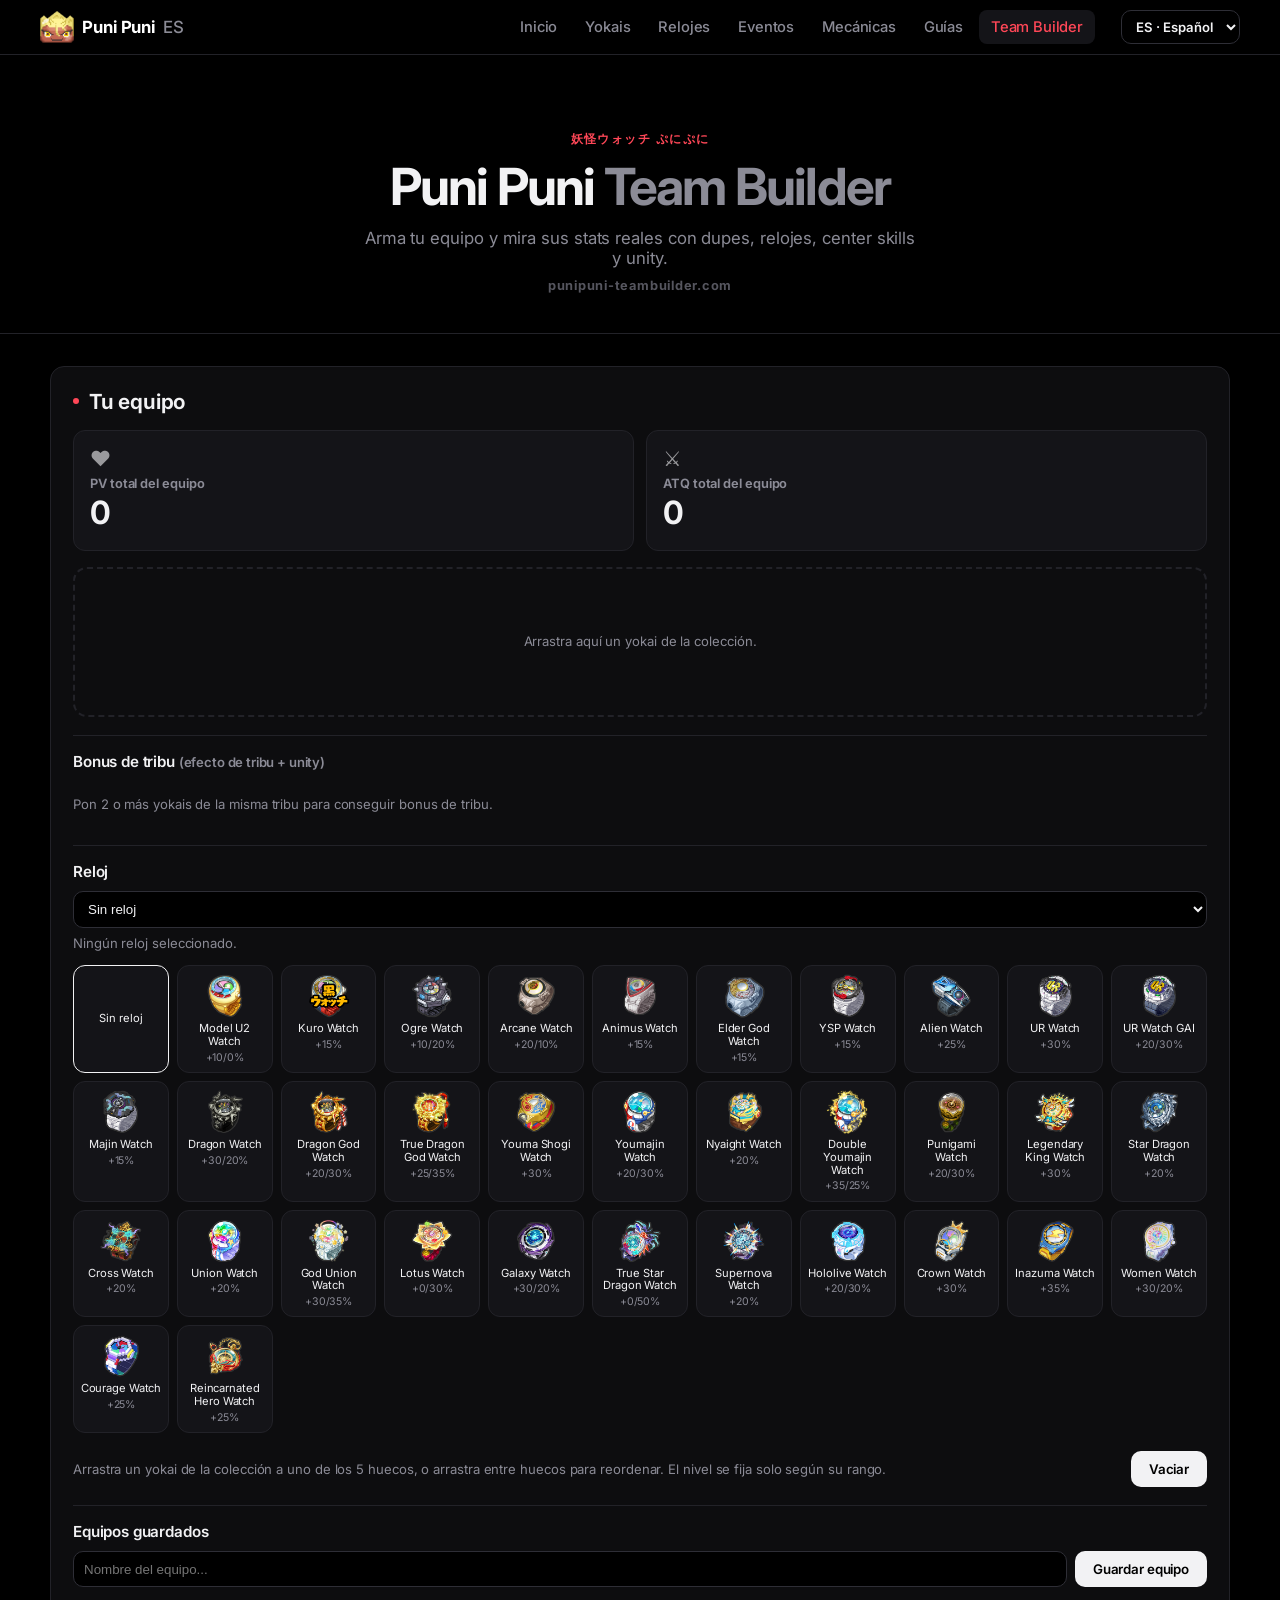
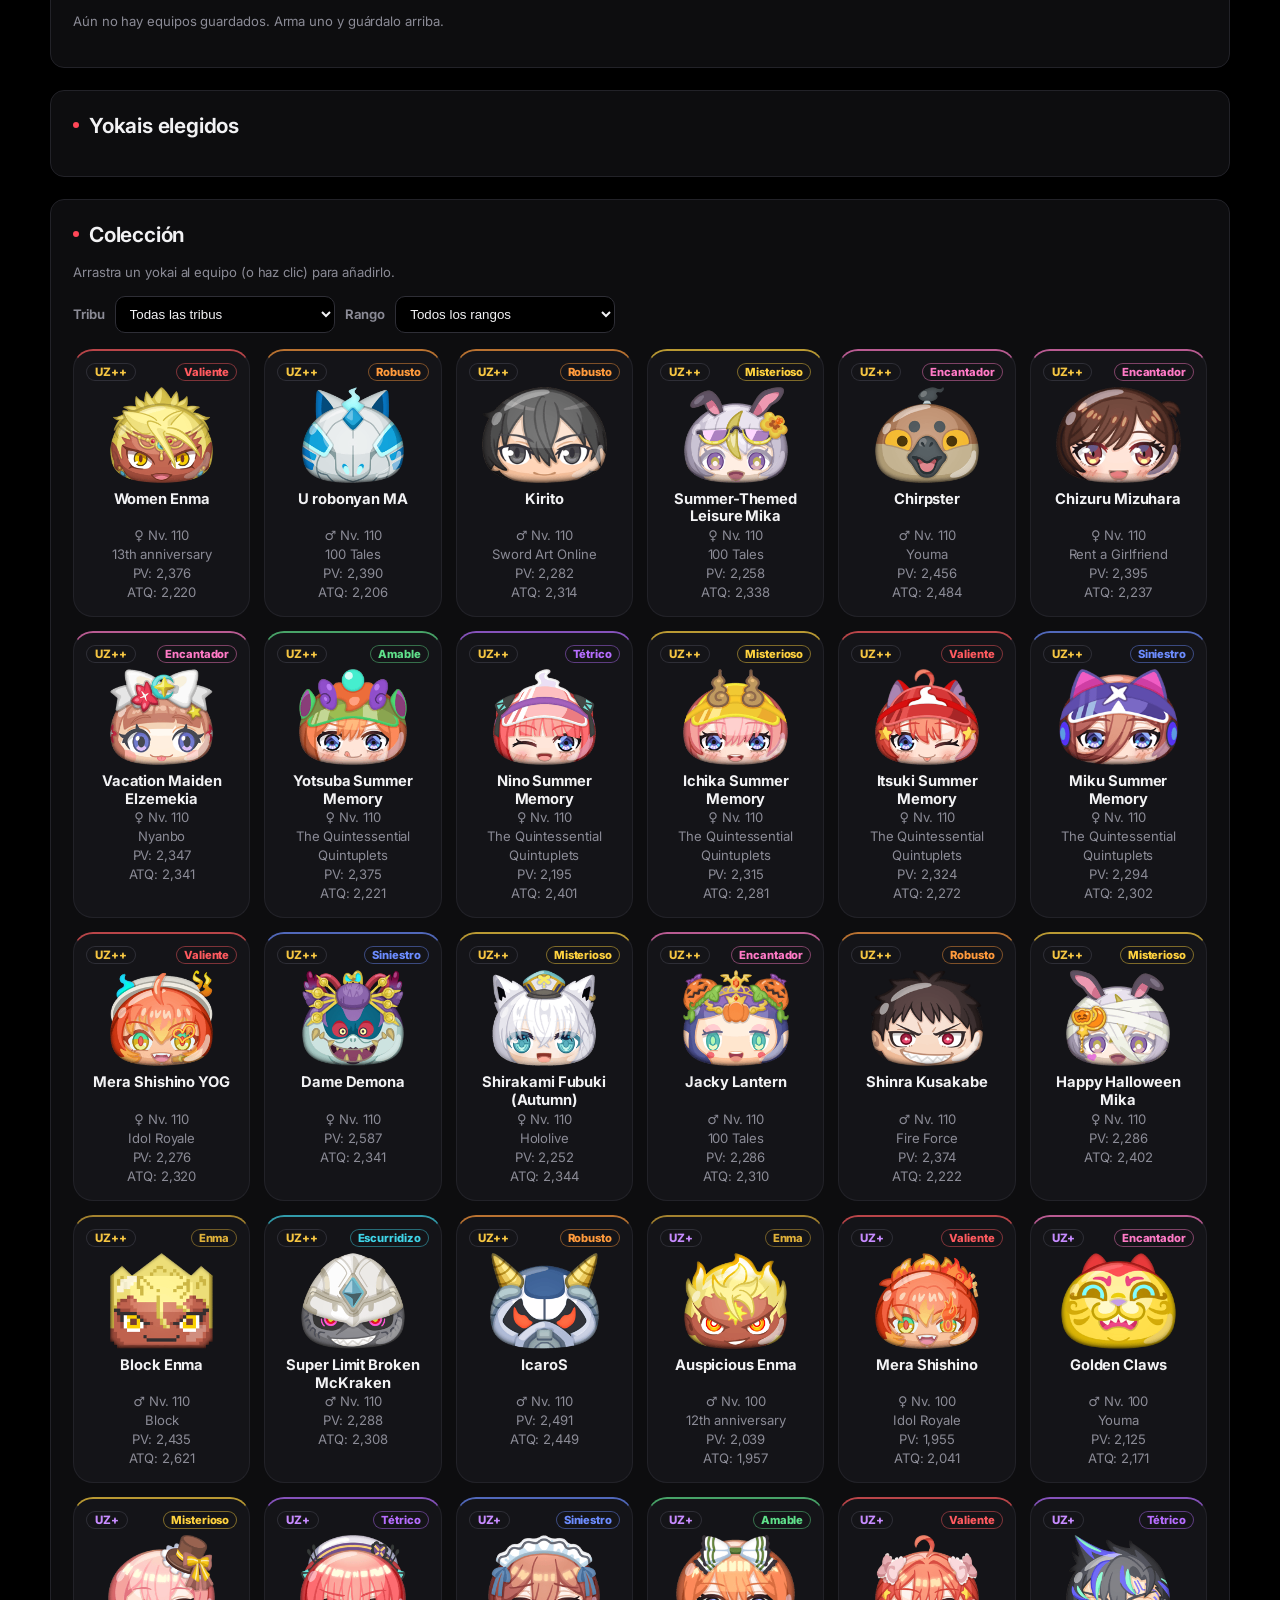
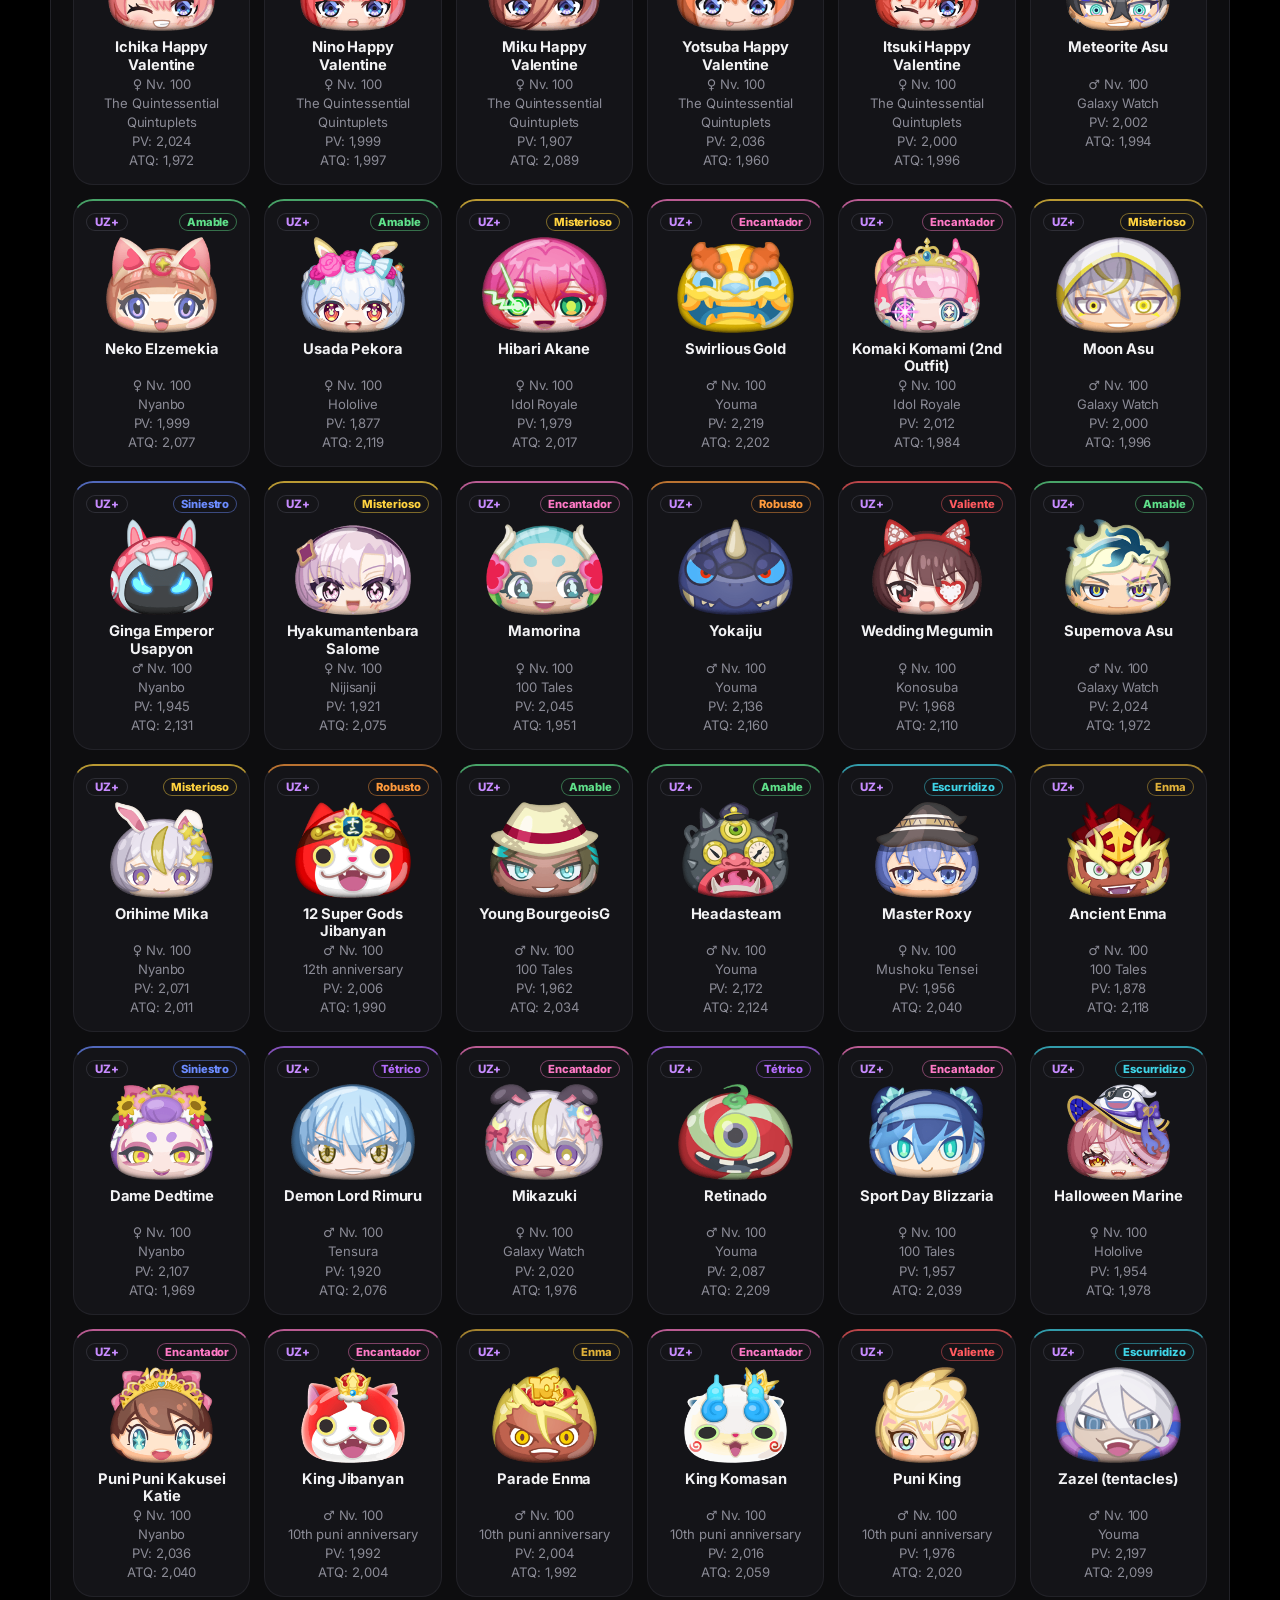
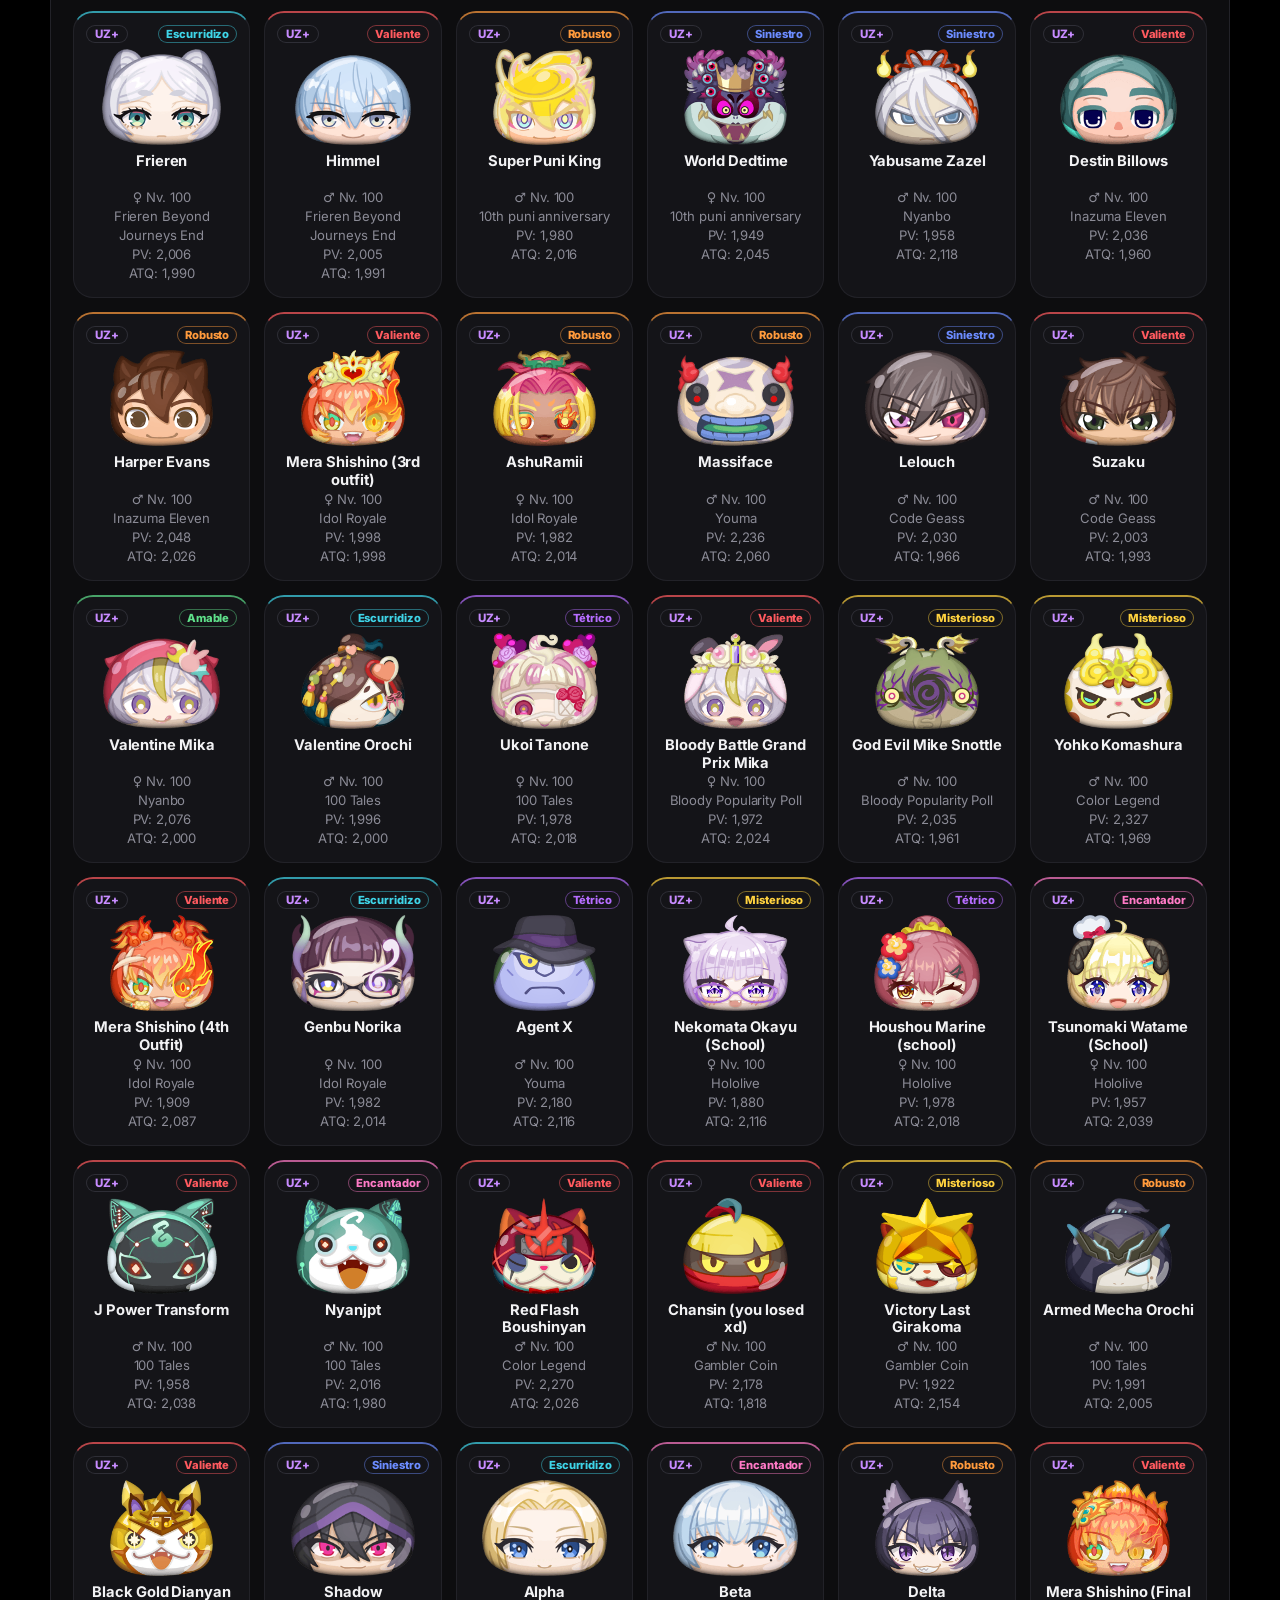
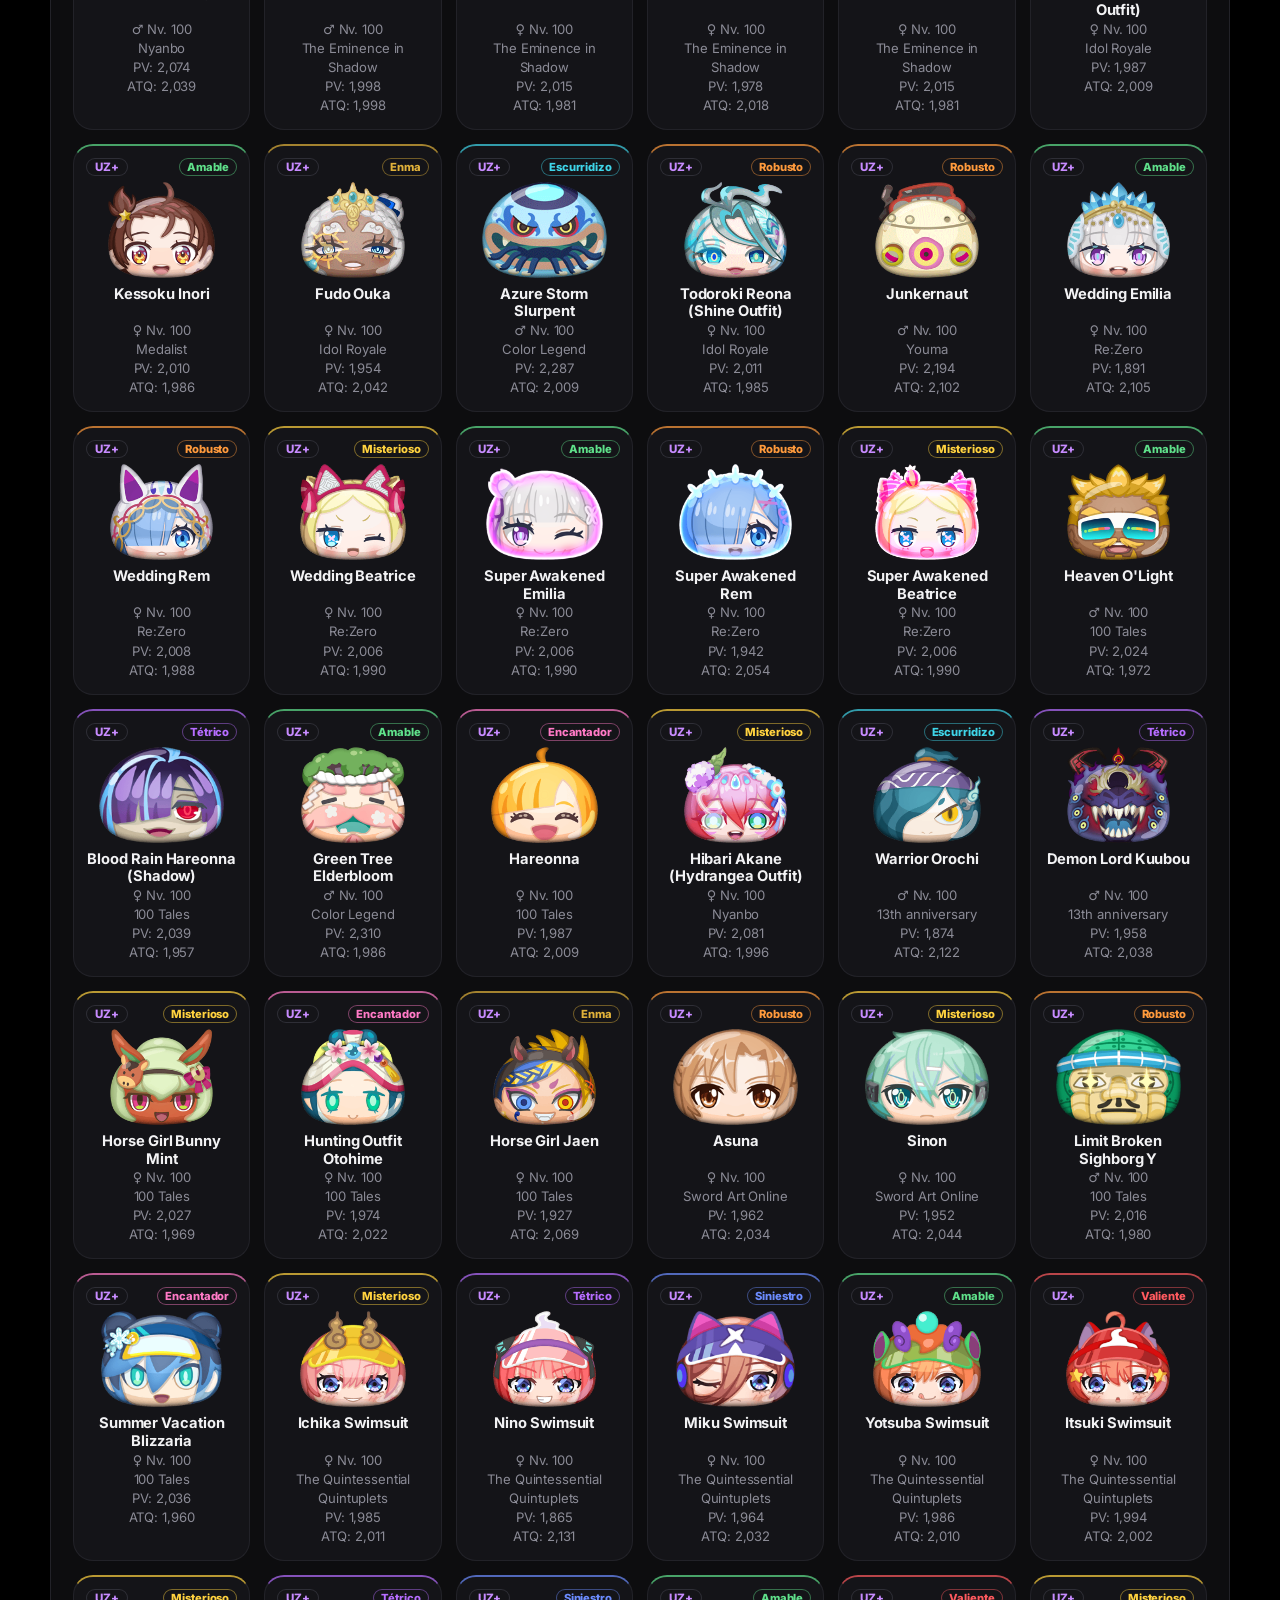
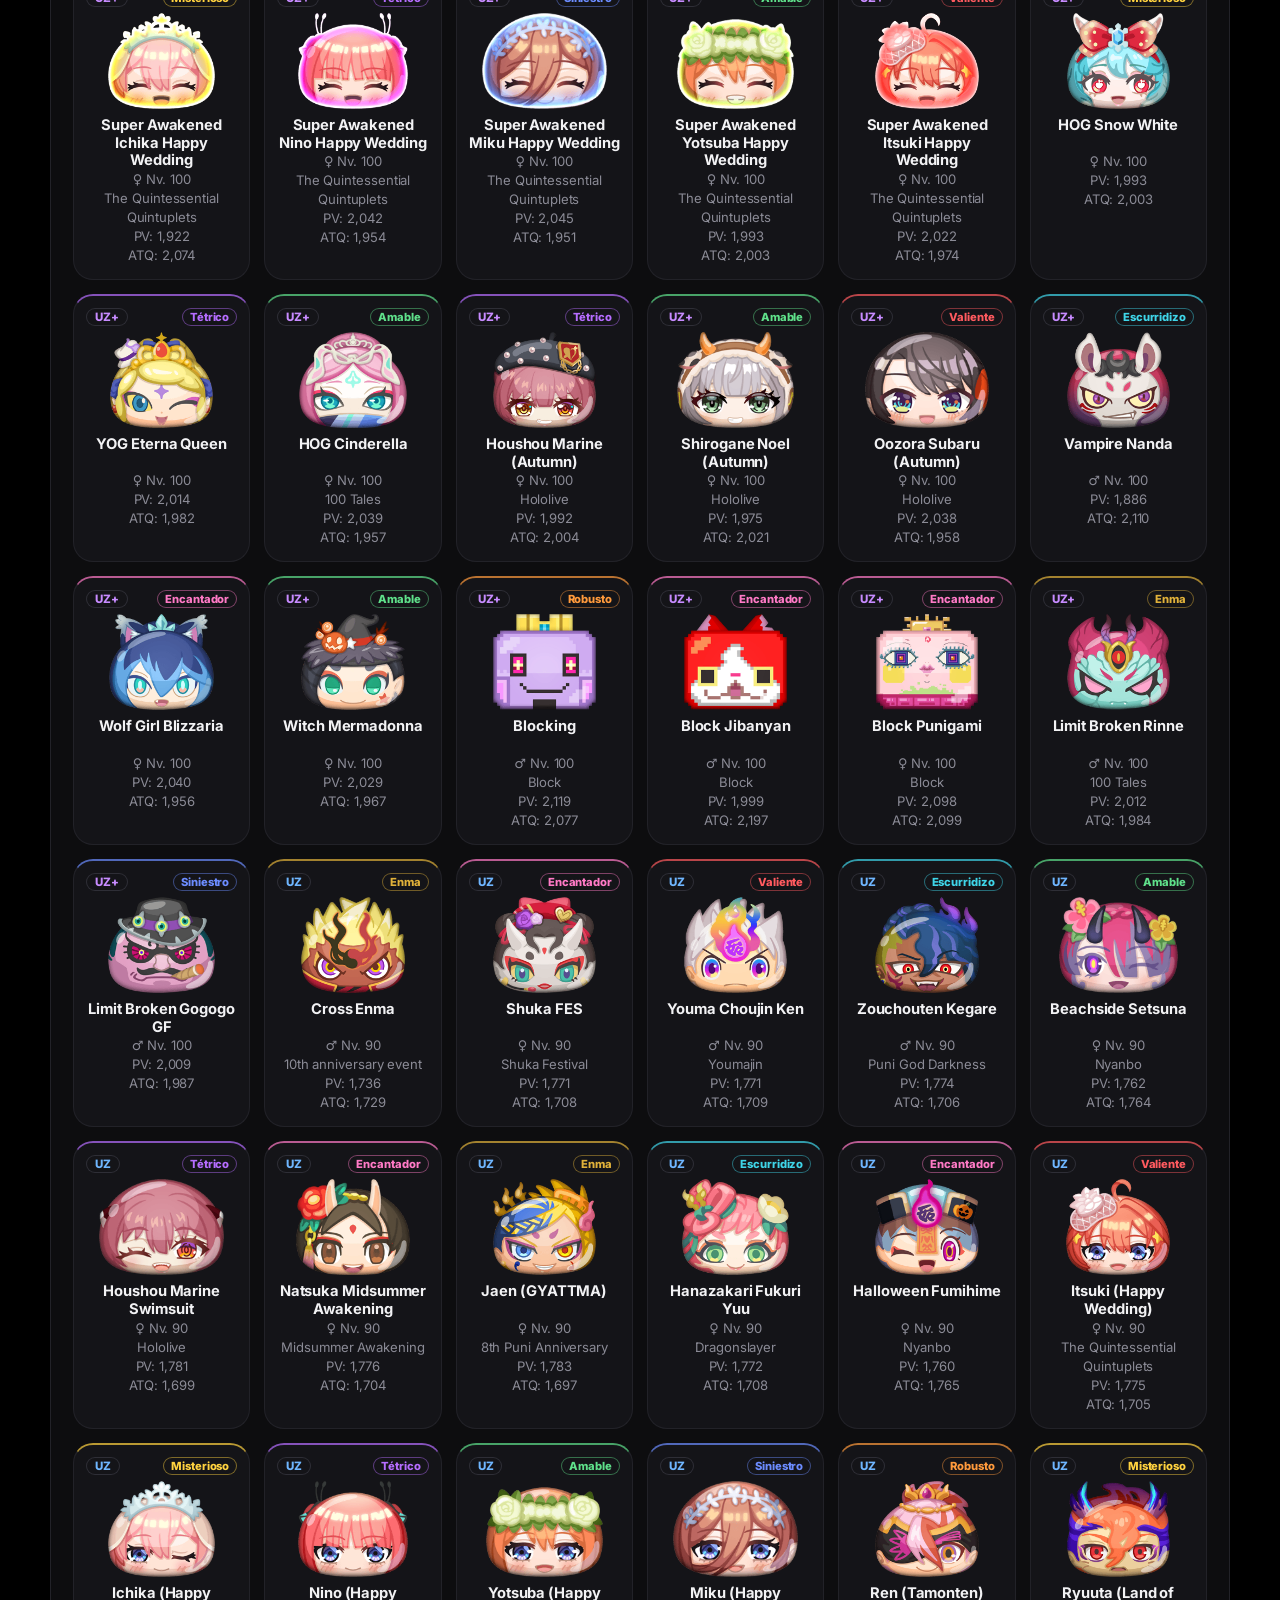
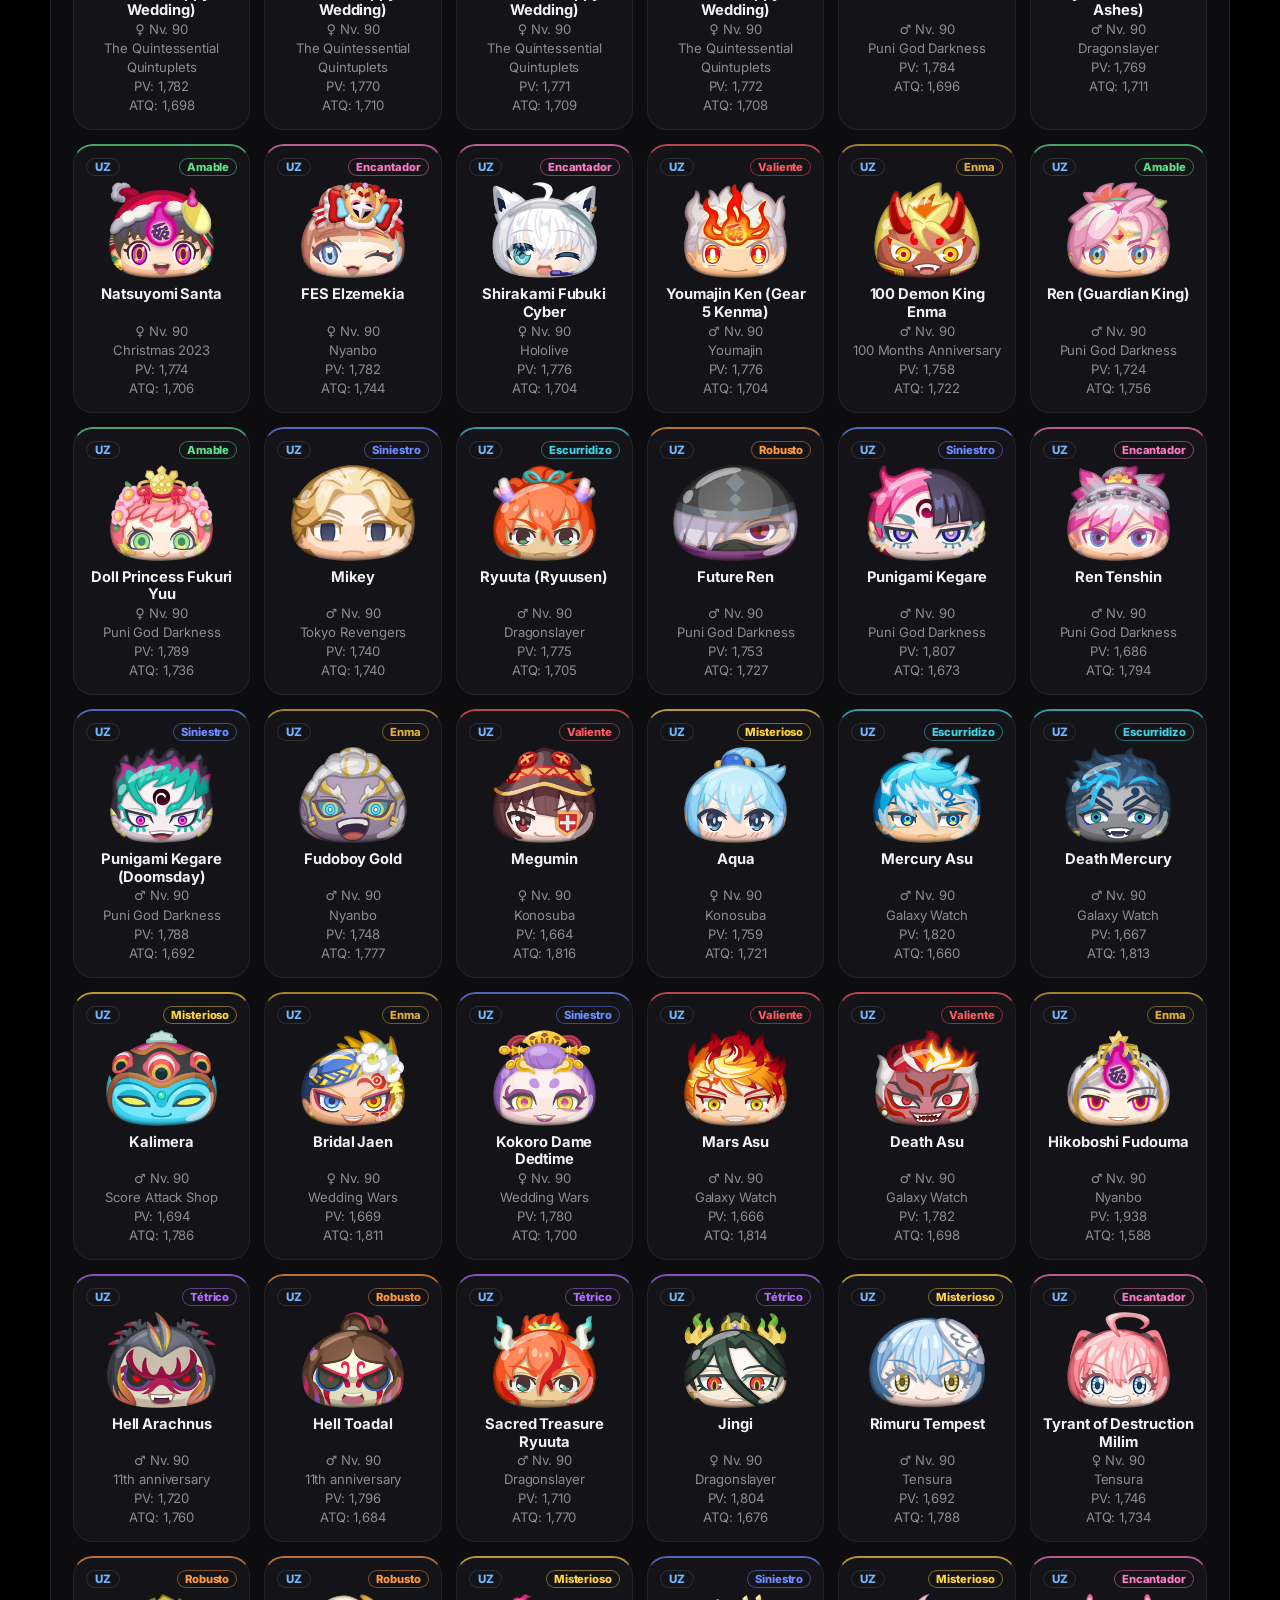
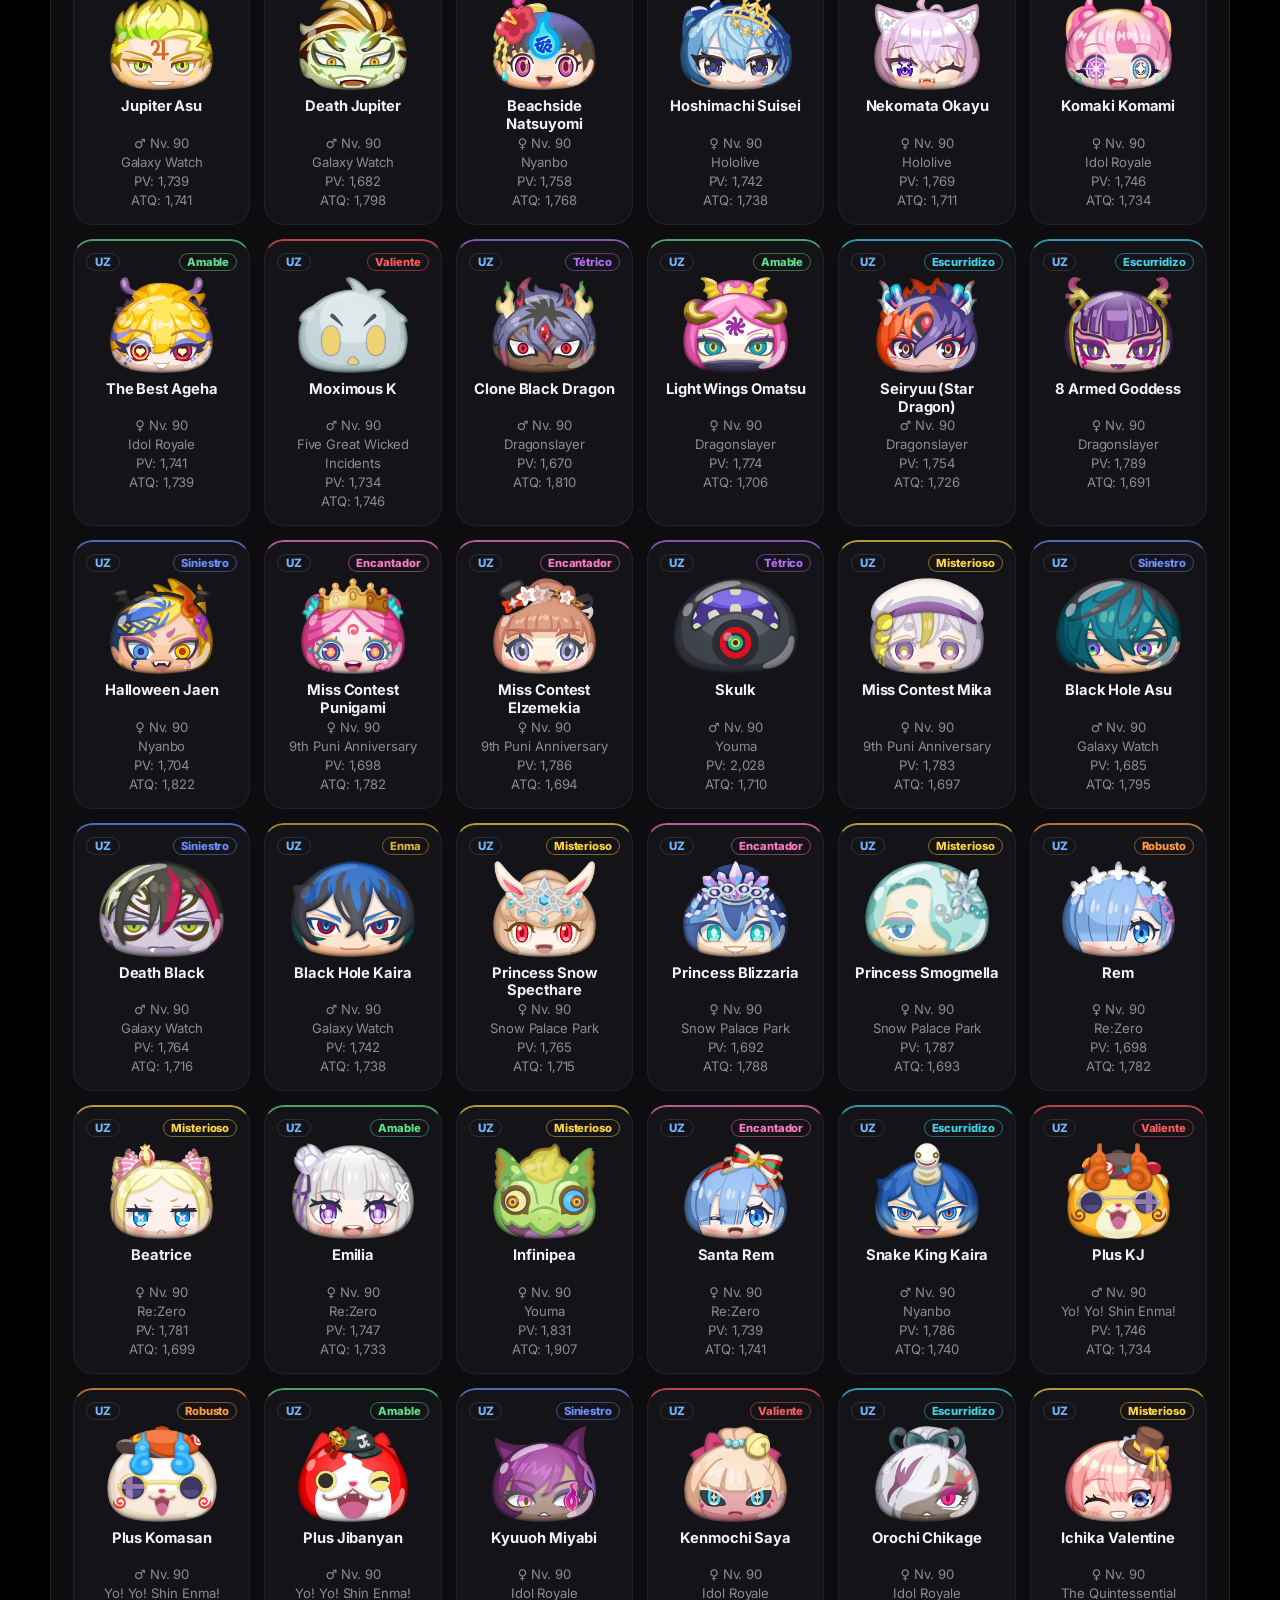
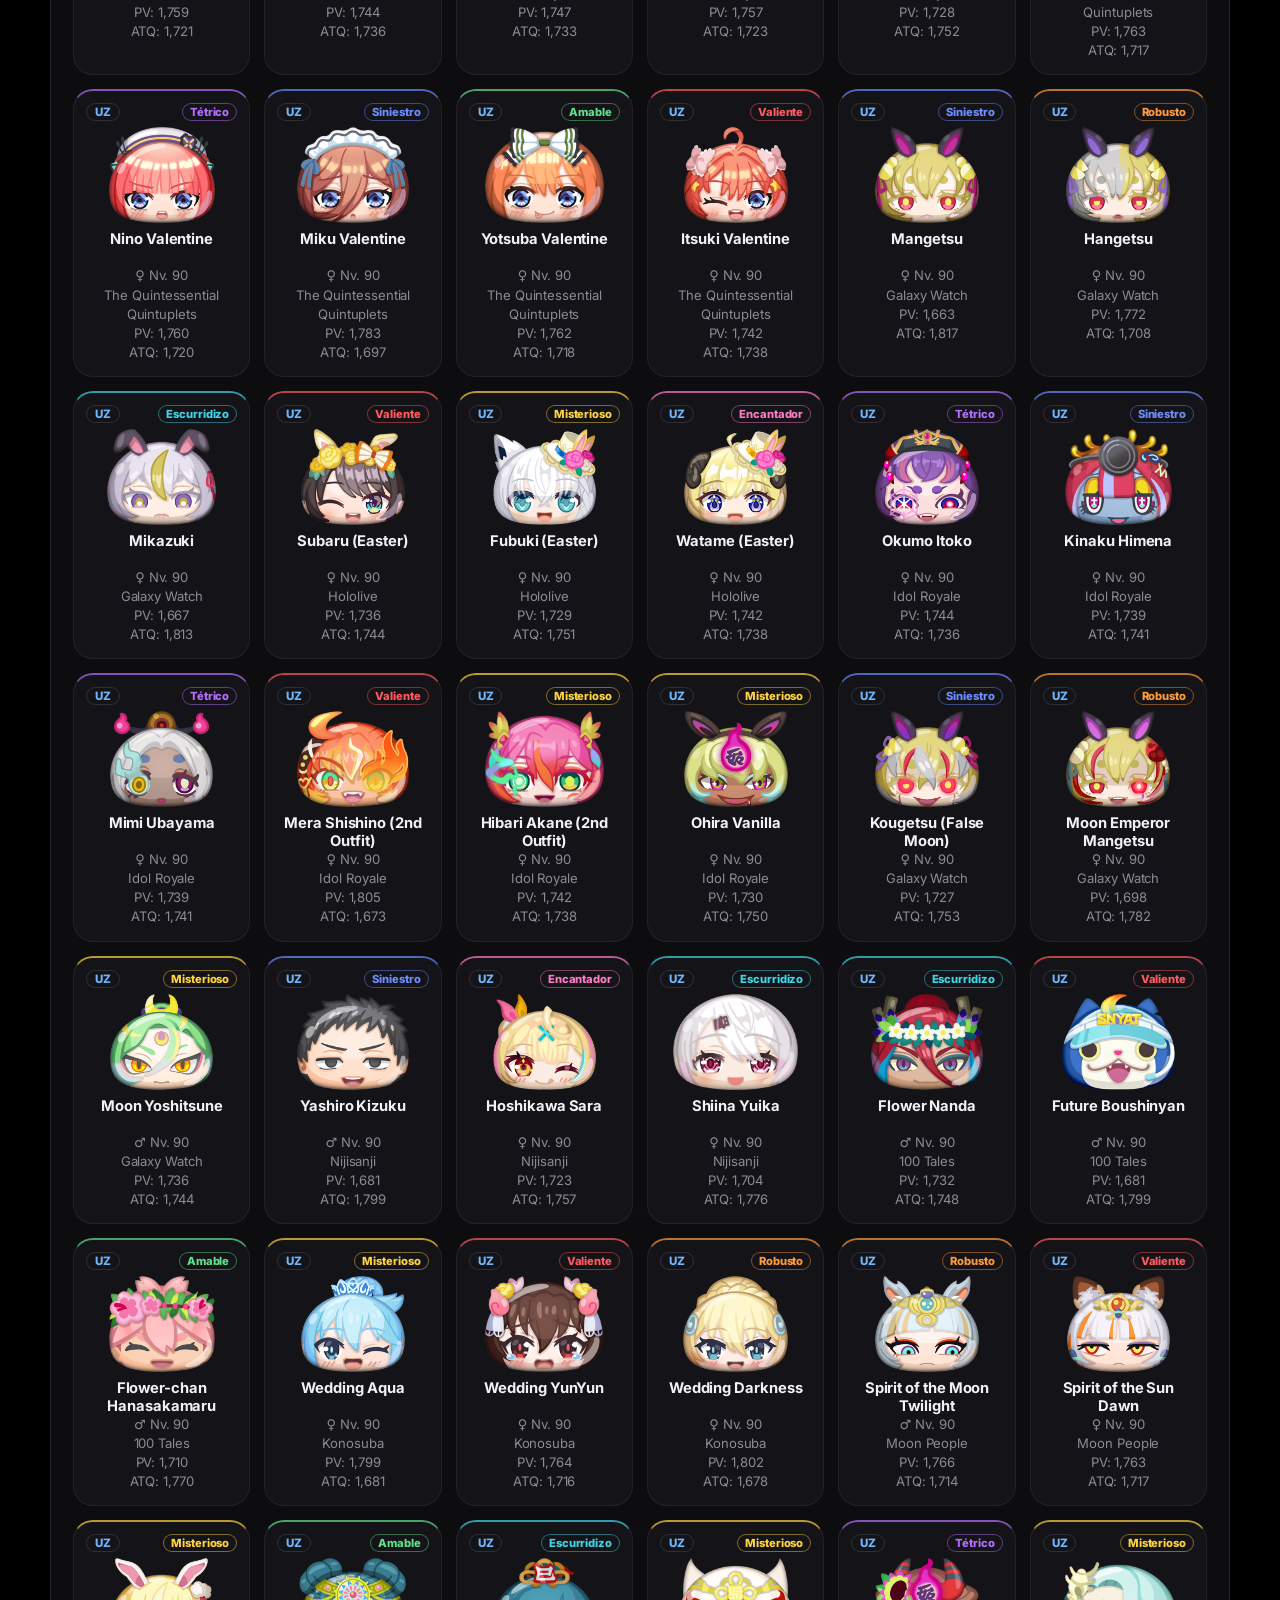
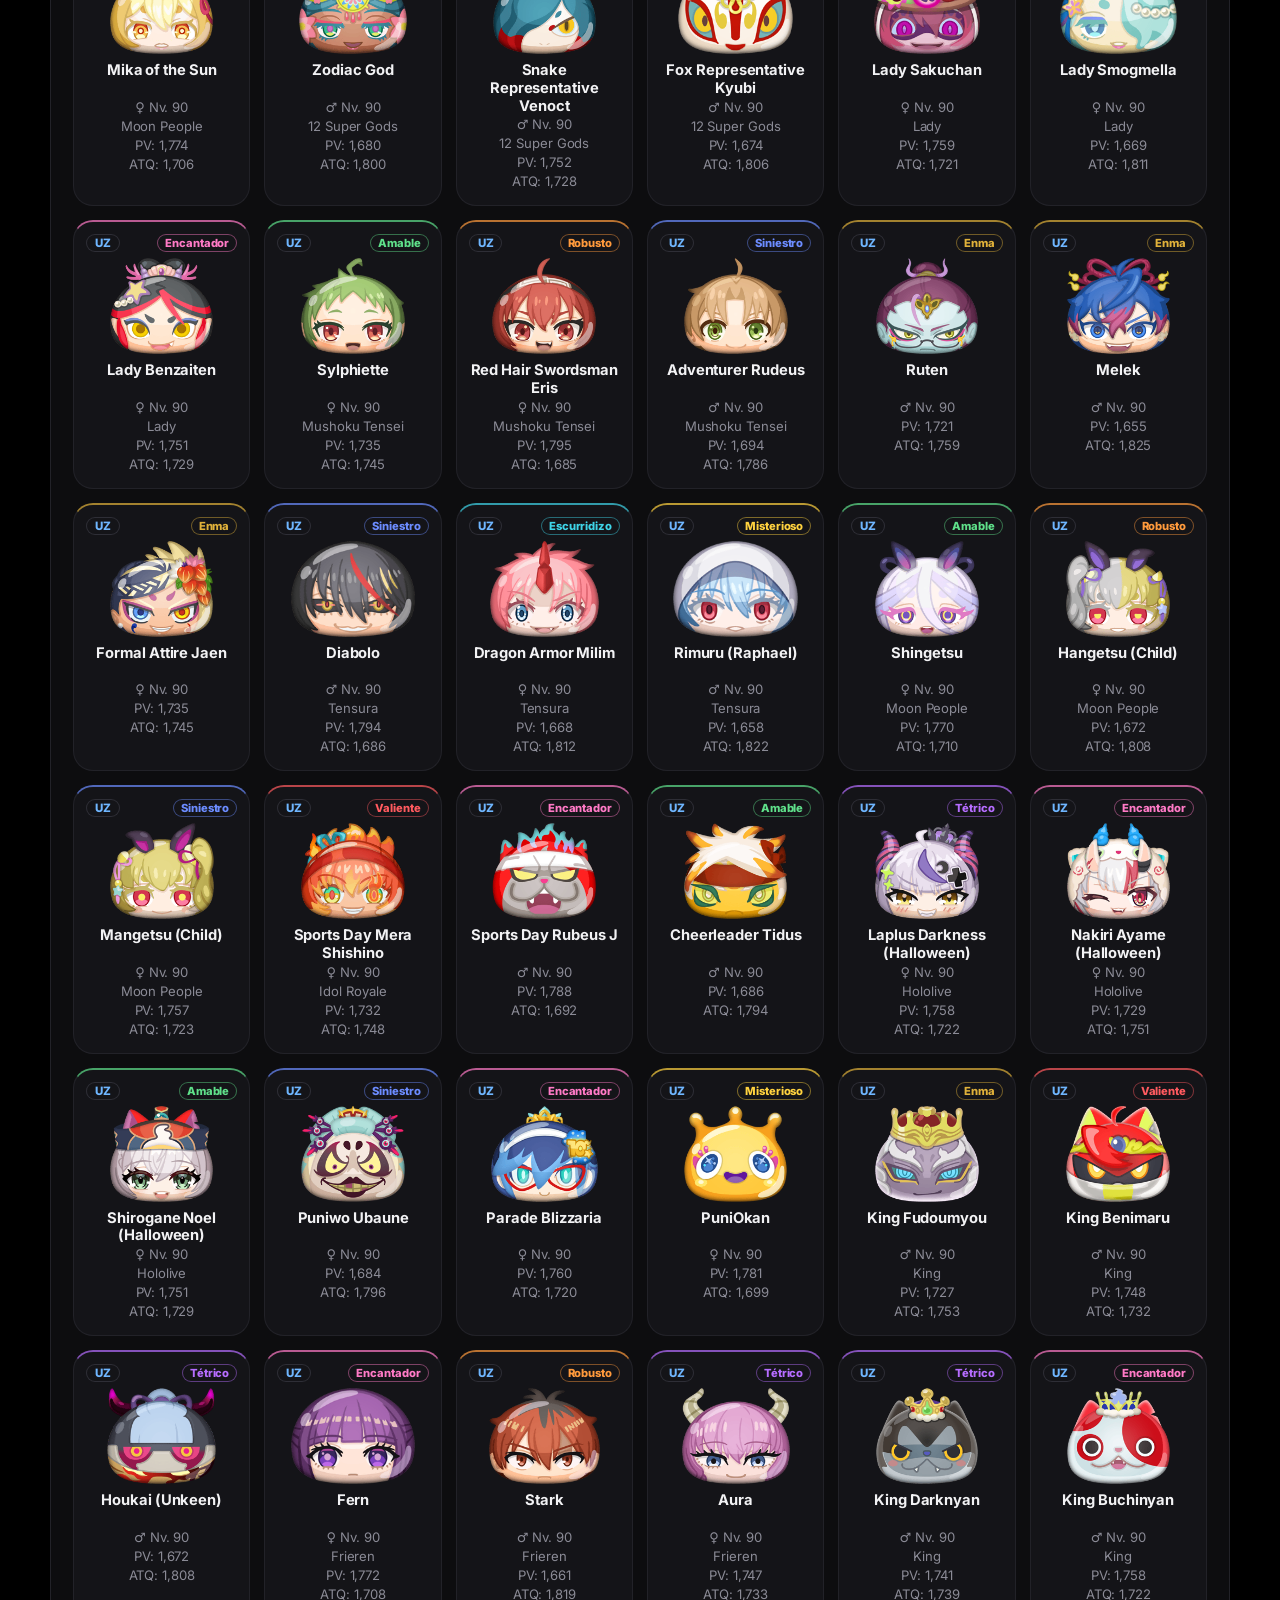
<file: team-builder.html>
<!DOCTYPE html>
<html lang="es">
<head>
  <meta charset="UTF-8" />
  <script src="assets/i18n.js"></script>
  <meta name="viewport" content="width=device-width, initial-scale=1.0" />
  <link rel="icon" type="image/png" href="assets/logo.png" />
  <title>Team Builder · Puni Puni ES</title>
  <link rel="stylesheet" href="assets/nav.css" />
  <link rel="preconnect" href="https://fonts.googleapis.com" />
  <link rel="preconnect" href="https://fonts.gstatic.com" crossorigin />
  <link href="https://fonts.googleapis.com/css2?family=M+PLUS+Rounded+1c:wght@500;700;800&family=Nunito:wght@500;600;700;800&display=swap" rel="stylesheet" />
  <style>
    :root {
      --bg: #0b1020;
      --panel: #121a30;
      --panel-2: #18233f;
      --line: #273557;
      --text: #f5f7ff;
      --muted: #a9b4cf;
      --accent: #7c5cff;
      --accent-2: #4cc9f0;
      --good: #5ee6a8;
      --shadow: 0 18px 45px rgba(0,0,0,.30);
      --radius: 18px;
    }

    * { box-sizing: border-box; }

    body {
      margin: 0;
      min-height: 100vh;
      font-family: Inter, system-ui, -apple-system, BlinkMacSystemFont, "Segoe UI", sans-serif;
      color: var(--text);
      background:
        radial-gradient(circle at top left, rgba(124,92,255,.18), transparent 35%),
        radial-gradient(circle at top right, rgba(76,201,240,.10), transparent 30%),
        var(--bg);
    }

    header {
      padding: 42px 24px 24px;
      text-align: center;
    }

    header h1 {
      margin: 0 0 8px;
      font-size: clamp(2rem, 5vw, 3.2rem);
      letter-spacing: -.04em;
    }

    header p {
      margin: 0;
      color: var(--muted);
      font-size: 1rem;
    }

    main {
      width: min(1180px, calc(100% - 32px));
      margin: 0 auto 50px;
    }

    .layout {
      display: flex;
      flex-direction: column;
      gap: 22px;
      align-items: stretch;
    }

    .team-panel { order: 1; }
    .stats-panel { order: 2; }
    .characters-panel { order: 3; }

    .panel {
      background: rgba(18, 26, 48, .92);
      border: 1px solid var(--line);
      border-radius: var(--radius);
      box-shadow: var(--shadow);
      padding: 22px;
      backdrop-filter: blur(12px);
    }

    .panel-title {
      margin: 0 0 16px;
      font-size: 1.15rem;
    }

    .team-grid {
      display: grid;
      grid-template-columns: repeat(5, minmax(0, 1fr));
      gap: 12px;
    }

    .slot {
      background: linear-gradient(180deg, var(--panel-2), rgba(24,35,63,.55));
      border: 1px solid var(--line);
      border-radius: 16px;
      padding: 12px;
      transition: transform .18s ease, border-color .18s ease;
    }

    .slot:hover {
      transform: translateY(-2px);
      border-color: #3b4d78;
    }

    .slot.drag-over {
      border-color: var(--accent);
      box-shadow: 0 0 0 3px rgba(124,92,255,.18);
      transform: translateY(-3px);
    }

    .slot.dragging {
      opacity: .5;
    }

    .slot[draggable="true"] {
      cursor: grab;
    }

    .team-drop-active {
      border-color: var(--accent) !important;
      box-shadow: 0 0 0 3px rgba(124,92,255,.12);
    }

    .slot-center {
      border-color: #ffd166;
      box-shadow: 0 0 0 2px rgba(255,209,102,.18);
    }

    .center-badge {
      display: inline-flex;
      align-items: center;
      gap: 4px;
      margin-bottom: 8px;
      padding: 3px 8px;
      border-radius: 999px;
      background: rgba(255,209,102,.16);
      color: #ffd166;
      font-size: .7rem;
      font-weight: 800;
      letter-spacing: .02em;
    }

    .center-skill-text {
      margin-top: 8px;
      padding-top: 8px;
      border-top: 1px dashed var(--line);
      color: #ffd166;
      font-size: .74rem;
      line-height: 1.35;
    }

    .unity-text {
      margin-top: 8px;
      padding-top: 8px;
      border-top: 1px dashed var(--line);
      font-size: .74rem;
      line-height: 1.35;
    }

    .unity-text.unity-active {
      color: var(--accent-2);
    }

    .unity-text.unity-inactive {
      color: var(--muted);
    }

    .rank-badge {
      display: inline-flex;
      align-items: center;
      justify-content: center;
      margin-top: 7px;
      padding: 5px 9px;
      border-radius: 999px;
      background: rgba(124,92,255,.16);
      color: #d9d2ff;
      font-size: .72rem;
      font-weight: 800;
    }

    .level-fixed {
      color: var(--good);
      font-size: .75rem;
      font-weight: 800;
      margin-top: 5px;
    }

    .portrait {
      aspect-ratio: 1 / 1;
      display: grid;
      place-items: center;
      border-radius: 14px;
      margin-bottom: 10px;
      overflow: hidden;
      font-size: 2.5rem;
      font-weight: 800;
      background: linear-gradient(135deg, rgba(124,92,255,.75), rgba(76,201,240,.50));
      border: 1px solid rgba(255,255,255,.08);
    }

    .portrait img {
      width: 100%;
      height: 100%;
      object-fit: cover;
      display: block;
    }

    .slot-number {
      color: var(--muted);
      font-size: .78rem;
      margin-bottom: 3px;
    }

    .character-name {
      font-weight: 750;
      margin-bottom: 8px;
      white-space: nowrap;
      overflow: hidden;
      text-overflow: ellipsis;
    }

    select {
      width: 100%;
      background: #0e162a;
      color: var(--text);
      border: 1px solid #304263;
      border-radius: 10px;
      padding: 9px 10px;
      outline: none;
      cursor: pointer;
    }

    select:focus {
      border-color: var(--accent);
      box-shadow: 0 0 0 3px rgba(124,92,255,.18);
    }

    .level-label {
      display: block;
      margin-top: 10px;
      margin-bottom: 5px;
      color: var(--muted);
      font-size: .77rem;
      font-weight: 700;
    }

    .level-row {
      display: grid;
      grid-template-columns: 48px 1fr;
      gap: 7px;
      align-items: center;
    }

    .level-input {
      width: 100%;
      background: #0e162a;
      color: var(--text);
      border: 1px solid #304263;
      border-radius: 9px;
      padding: 7px 5px;
      text-align: center;
      outline: none;
    }

    .level-input:focus {
      border-color: var(--accent);
    }

    .level-range {
      width: 100%;
      accent-color: var(--accent);
      cursor: pointer;
    }

    .mini-stats {
      margin-top: 10px;
      display: grid;
      gap: 5px;
      font-size: .82rem;
    }

    .mini-stat {
      display: flex;
      justify-content: space-between;
      color: var(--muted);
    }

    .mini-stat strong { color: var(--text); }

    .summary {
      display: grid;
      grid-template-columns: repeat(2, 1fr);
      gap: 12px;
    }

    .summary-card {
      padding: 18px 16px;
      border-radius: 14px;
      background: #0e162a;
      border: 1px solid var(--line);
      display: flex;
      flex-direction: column;
      align-items: flex-start;
      gap: 2px;
    }

    .summary-icon {
      font-size: 1.3rem;
      line-height: 1;
      margin-bottom: 4px;
    }

    .summary-label {
      display: block;
      color: var(--muted);
      font-size: .8rem;
      font-weight: 650;
    }

    .summary-card strong {
      font-size: 1.6rem;
      font-variant-numeric: tabular-nums;
      letter-spacing: -.01em;
    }

    .selected-list {
      margin-top: 18px;
      border-top: 1px solid var(--line);
      padding-top: 16px;
    }

    .selected-list h3 {
      margin: 0 0 10px;
      font-size: .95rem;
    }

    .selected-item {
      display: flex;
      align-items: center;
      gap: 9px;
      padding: 9px 0;
      border-bottom: 1px solid rgba(39,53,87,.55);
    }

    .selected-item:last-child { border-bottom: 0; }

    .tribe-unity-panel {
      margin-top: 18px;
      border-top: 1px solid var(--line);
      padding-top: 16px;
    }

    .tribe-unity-title {
      margin: 0 0 10px;
      font-size: .95rem;
    }

    .tribe-unity-list {
      display: flex;
      flex-wrap: wrap;
      gap: 8px;
    }

    .tribe-unity-chip {
      display: flex;
      align-items: center;
      gap: 7px;
      padding: 6px 11px;
      border-radius: 999px;
      background: #0e162a;
      border: 1px solid var(--line);
      font-size: .82rem;
      font-weight: 700;
    }

    .tribe-unity-chip.tribe-unity-active {
      border-color: var(--accent-2);
      color: var(--accent-2);
    }

    .tribe-unity-chip.tribe-unity-inactive {
      color: var(--muted);
      opacity: .7;
    }

    .tribe-icon {
      width: 18px;
      height: 18px;
      border-radius: 50%;
      object-fit: cover;
      flex: 0 0 auto;
      background: rgba(255,255,255,.06);
    }

    .tribe-unity-name {
      white-space: nowrap;
    }

    .tribe-unity-value {
      font-variant-numeric: tabular-nums;
    }

    .saved-teams-panel {
      margin-top: 18px;
      border-top: 1px solid var(--line);
      padding-top: 16px;
    }

    .saved-teams-panel h3 {
      margin: 0 0 10px;
      font-size: .95rem;
    }

    .save-team-row {
      display: flex;
      gap: 8px;
      margin-bottom: 12px;
    }

    .save-team-row input {
      flex: 1;
      background: #0e162a;
      color: var(--text);
      border: 1px solid #304263;
      border-radius: 10px;
      padding: 9px 10px;
      outline: none;
      min-width: 0;
    }

    .save-team-row input:focus {
      border-color: var(--accent);
      box-shadow: 0 0 0 3px rgba(124,92,255,.18);
    }

    .save-team-row button {
      flex-shrink: 0;
    }

    .saved-teams-list {
      display: grid;
      gap: 8px;
    }

    .saved-team-item {
      display: flex;
      align-items: center;
      gap: 8px;
      padding: 9px 10px;
      background: rgba(24,35,63,.5);
      border: 1px solid var(--line);
      border-radius: 12px;
    }

    .saved-team-item .saved-team-name {
      flex: 1;
      font-weight: 650;
      font-size: .88rem;
      white-space: nowrap;
      overflow: hidden;
      text-overflow: ellipsis;
    }

    .saved-team-item button {
      padding: 6px 10px;
      font-size: .78rem;
    }

    .saved-team-item .delete-team-btn {
      background: transparent;
      border: 1px solid #4a3355;
      color: #ffb4c6;
    }

    .saved-team-item .delete-team-btn:hover {
      background: rgba(255,90,120,.12);
    }

    .dot {
      width: 10px;
      height: 10px;
      border-radius: 50%;
      background: var(--accent);
      flex: 0 0 auto;
    }

    .selected-item span {
      color: var(--muted);
      font-size: .82rem;
      margin-left: auto;
    }

    .controls {
      display: flex;
      justify-content: space-between;
      align-items: center;
      gap: 12px;
      margin-top: 18px;
    }

    button {
      border: 0;
      border-radius: 11px;
      padding: 10px 14px;
      color: white;
      background: var(--accent);
      cursor: pointer;
      font-weight: 750;
    }

    button:hover { filter: brightness(1.08); }

    .hint {
      color: var(--muted);
      font-size: .82rem;
      line-height: 1.45;
    }

    footer {
      text-align: center;
      color: #73809e;
      padding: 10px 20px 30px;
      font-size: .8rem;
    }

    .credits {
      margin-top: 20px;
      border-top: 1px solid rgba(169,180,207,.15);
      padding-top: 18px;
      line-height: 1.7;
    }
    .credits p { margin: 0; }
    .credits-label { color: var(--muted); }
    .credits a {
      color: var(--text);
      font-weight: 600;
      text-decoration: none;
      border-bottom: 1px dotted rgba(169,180,207,.5);
      transition: color .15s, border-color .15s;
    }
    .credits a:hover { color: #7289da; border-bottom-color: #7289da; }

    @media (max-width: 950px) {
      .team-grid { grid-template-columns: repeat(5, minmax(120px, 1fr)); overflow-x: auto; padding-bottom: 4px; }
    }

    @media (max-width: 600px) {
      main { width: min(100% - 18px, 1180px); }
      .panel { padding: 15px; }
      .team-grid { grid-template-columns: repeat(5, 140px); }
      .stat { grid-template-columns: 64px 1fr 58px; }
    }
  
.created-characters {
  margin-top: 18px;
  display: grid;
  grid-template-columns: repeat(auto-fill, minmax(220px, 1fr));
  gap: 14px;
}
.created-characters:empty {
  display: none;
}
.created-characters-title {
  grid-column: 1 / -1;
  margin: 4px 0 0;
  font-weight: 700;
}

.tribe-filter-row {
  display: flex;
  align-items: center;
  flex-wrap: wrap;
  gap: 10px;
  margin: 14px 0 16px;
}

.tribe-filter-row label {
  color: var(--muted);
  font-size: .82rem;
  font-weight: 650;
  white-space: nowrap;
}

.tribe-filter-row select {
  max-width: 220px;
}

.created-drag-card {
  border: 1px solid var(--line);
  border-radius: 12px;
  padding: 10px;
  cursor: grab;
  background: var(--panel-2);
}

.created-drag-card img {
  width: 100%;
  height: 110px;
  object-fit: contain;
  border-radius: 8px;
  display: block;
  margin-bottom: 8px;
}

.created-drag-card .portrait {
  height: 110px;
  margin-bottom: 8px;
}

.created-drag-card.dragging {
  opacity: .65;
}

/* ==================== Yo-kai Watch theme ==================== */
:root {
  --bg: #170f33;
  --panel: rgba(32, 22, 72, .78);
  --panel-2: #2a1d5c;
  --line: rgba(160, 140, 255, .22);
  --text: #fbf8ff;
  --muted: #b9b0dc;
  --accent: #e8344e;      /* rojo del reloj */
  --accent-2: #4fd6ff;
  --gold: #ffcf3f;
  --good: #6ef0b2;
  --radius: 22px;
  --t-brave: #ff5a5f;  --t-mysterious: #ffd23f; --t-tough: #ff9a3c;
  --t-charming: #ff7ac6; --t-heartful: #5fe08a; --t-shady: #6c8cff;
  --t-eerie: #b66dff;  --t-slippery: #3fd5e8;  --t-enma: #e0b13a;
}

body {
  font-family: "Nunito", system-ui, sans-serif;
  background: #170f33;
}
/* Fondo: mosaico de punis, visible a los lados y oscurecido en el centro */
body::before {
  content: ""; position: fixed; inset: -600px 0 0 -600px; z-index: -1; pointer-events: none;
  background:
    url("fondo-punis.webp") 0 0 / 520px 520px repeat;
  opacity: .75;
  animation: drift 90s linear infinite;
}
body::after {
  content: ""; position: fixed; inset: 0; z-index: -1; pointer-events: none;
  background:
    radial-gradient(1200px 600px at 10% -10%, rgba(232,52,78,.22), transparent 60%),
    radial-gradient(900px 500px at 100% 0%, rgba(79,214,255,.14), transparent 60%),
    linear-gradient(90deg,
      rgba(23,15,51,.35) 0%, rgba(23,15,51,.6) 11%,
      rgba(23,15,51,.95) 22%, rgba(23,15,51,.95) 78%,
      rgba(23,15,51,.6) 89%, rgba(23,15,51,.35) 100%);
}
@keyframes drift { to { transform: translate(520px, 520px); } }
@media (prefers-reduced-motion: reduce) { body::before { animation: none; } }

h1, h2, h3, .panel-title, button, .rank-pill, .rank-badge, .center-badge {
  font-family: "M PLUS Rounded 1c", "Nunito", sans-serif;
}

/* ---------- Banner ---------- */
.hero {
  position: relative;
  overflow: hidden;
  padding: 64px 20px 92px;
  text-align: center;
  background:
    radial-gradient(ellipse at 50% 120%, rgba(232,52,78,.45), transparent 55%),
    linear-gradient(180deg, #2b1670 0%, #3b1d86 45%, #5a2aa0 100%);
  isolation: isolate;
}
.hero-stars {
  position: absolute; inset: 0; z-index: -2; opacity: .8;
  background-image:
    radial-gradient(2px 2px at 12% 22%, #fff, transparent),
    radial-gradient(1.5px 1.5px at 28% 68%, #fff, transparent),
    radial-gradient(2px 2px at 46% 14%, #ffe9a8, transparent),
    radial-gradient(1.5px 1.5px at 62% 42%, #fff, transparent),
    radial-gradient(2px 2px at 78% 18%, #fff, transparent),
    radial-gradient(1.5px 1.5px at 88% 60%, #bfe9ff, transparent),
    radial-gradient(1.5px 1.5px at 6% 80%, #fff, transparent),
    radial-gradient(2px 2px at 54% 78%, #fff, transparent);
  animation: twinkle 4s ease-in-out infinite alternate;
}
.hero-moon {
  position: absolute; z-index: -2; top: 28px; right: 9%;
  width: 90px; height: 90px; border-radius: 50%;
  background: radial-gradient(circle at 35% 35%, #fff6cf, #ffd86b 60%, #f0a93a);
  box-shadow: 0 0 60px 14px rgba(255, 207, 63, .35);
}
.hero-punis { position: absolute; inset: 0; z-index: -1; pointer-events: none; }
.hero-puni {
  position: absolute;
  width: var(--s, 76px);
  opacity: .9;
  filter: drop-shadow(0 8px 14px rgba(0,0,0,.35));
  animation: float var(--d, 7s) ease-in-out var(--delay, 0s) infinite alternate;
}
.hero-content { position: relative; max-width: 760px; margin: 0 auto; }
.hero-kicker {
  display: inline-block; margin-bottom: 12px; padding: 6px 16px;
  border-radius: 999px; font-weight: 800; letter-spacing: .08em; font-size: .85rem;
  color: #fff; background: var(--accent);
  box-shadow: 0 0 0 3px rgba(255,255,255,.18), 0 6px 18px rgba(232,52,78,.45);
}
.hero h1 {
  margin: 0; font-size: clamp(2.3rem, 6vw, 4rem); font-weight: 800; line-height: 1.05;
  letter-spacing: -.01em; color: #fff;
  text-shadow: 0 4px 0 #2a1366, 0 10px 30px rgba(0,0,0,.45);
}
.hero h1 span {
  display: block;
  background: linear-gradient(90deg, var(--gold), #ff8a3d 50%, var(--accent));
  -webkit-background-clip: text; background-clip: text; color: transparent;
  text-shadow: none; filter: drop-shadow(0 4px 0 #2a1366);
}
.hero p { margin: 14px auto 0; max-width: 560px; color: #e4dcff; font-size: 1.05rem; font-weight: 600; }
.hero-domain { margin-top: 10px; color: rgba(255,255,255,.55); font-size: .8rem; font-weight: 700; letter-spacing: .06em; }
.hero-wave { position: absolute; left: 0; right: 0; bottom: -1px; width: 100%; height: 60px; fill: #1d1342; }

@keyframes float { from { transform: translateY(0) rotate(-4deg); } to { transform: translateY(-18px) rotate(4deg); } }
@keyframes twinkle { from { opacity: .45; } to { opacity: 1; } }
@media (prefers-reduced-motion: reduce) {
  .hero-puni, .hero-stars { animation: none; }
}

/* ---------- Paneles ---------- */
main { margin-top: -28px; position: relative; z-index: 1; }
.panel {
  background: var(--panel);
  border: 1px solid var(--line);
  border-radius: var(--radius);
  box-shadow: 0 20px 50px rgba(5, 0, 30, .45), inset 0 1px 0 rgba(255,255,255,.06);
}
.panel-title {
  display: flex; align-items: center; gap: 10px;
  font-size: 1.3rem; font-weight: 800;
}
.panel-title::before {
  content: ""; width: 14px; height: 14px; border-radius: 50%; flex: 0 0 auto;
  background: radial-gradient(circle at 35% 35%, #ff8a9a, var(--accent));
  box-shadow: 0 0 0 3px rgba(232,52,78,.25);
}
button {
  background: linear-gradient(180deg, #ff5a6e, var(--accent));
  box-shadow: 0 4px 0 #a51b30, 0 8px 18px rgba(232,52,78,.35);
  border-radius: 999px; padding: 10px 18px;
  transition: transform .12s ease, box-shadow .12s ease;
}
button:active { transform: translateY(3px); box-shadow: 0 1px 0 #a51b30; }
select, .save-team-row input, .level-input { background: rgba(14, 8, 40, .75); border-color: var(--line); border-radius: 12px; }

/* ---------- Equipo ---------- */
.slot {
  --tc: var(--accent-2);
  background: linear-gradient(180deg, rgba(255,255,255,.07), rgba(255,255,255,.02));
  border: 2px solid color-mix(in srgb, var(--tc) 45%, transparent);
  border-radius: 20px;
}
.slot .portrait {
  background: radial-gradient(circle at 50% 60%, color-mix(in srgb, var(--tc) 40%, transparent), transparent 70%);
  border: 0;
}
.slot .portrait img { object-fit: contain; }
.slot:hover { border-color: var(--tc); box-shadow: 0 10px 26px color-mix(in srgb, var(--tc) 30%, transparent); }
.slot-center {
  border-color: var(--gold) !important;
  box-shadow: 0 0 0 3px rgba(255,207,63,.25), 0 12px 32px rgba(255,207,63,.25);
}
.center-badge { background: linear-gradient(90deg, #ffe27a, var(--gold)); color: #3a2600; }
.summary-card { background: linear-gradient(160deg, rgba(232,52,78,.22), rgba(32,22,72,.6)); border-color: rgba(232,52,78,.35); border-radius: 18px; }
.summary-card:nth-child(2) { background: linear-gradient(160deg, rgba(79,214,255,.2), rgba(32,22,72,.6)); border-color: rgba(79,214,255,.35); }
.summary-card strong { font-family: "M PLUS Rounded 1c", sans-serif; font-size: 2rem; }

/* ---------- Rangos ---------- */
.rank-badge, .rank-pill { color: #fff; font-weight: 800; }
.rank-pill { padding: 2px 9px; border-radius: 999px; font-size: .72rem; letter-spacing: .03em; }
.rank-uzpp { background: linear-gradient(90deg, #ffd35a, #ff9d2e); color: #3a2200; box-shadow: 0 0 12px rgba(255,190,60,.45); }
.rank-uzp  { background: linear-gradient(90deg, #c46bff, #ff6bc8); }
.rank-uz   { background: linear-gradient(90deg, #3d8bff, #4fd6ff); }

/* ---------- Colección ---------- */
.collection-grid { display: grid; grid-template-columns: repeat(auto-fill, minmax(165px, 1fr)); gap: 14px; }
.created-drag-card {
  --tc: var(--accent-2);
  position: relative;
  border: 0; border-radius: 20px; padding: 12px 12px 14px;
  background:
    radial-gradient(circle at 50% 38%, color-mix(in srgb, var(--tc) 30%, transparent), transparent 62%),
    linear-gradient(180deg, rgba(255,255,255,.08), rgba(255,255,255,.02));
  box-shadow: inset 0 0 0 2px color-mix(in srgb, var(--tc) 35%, transparent);
  text-align: center;
  transition: transform .18s ease, box-shadow .18s ease;
}
.created-drag-card:hover {
  transform: translateY(-4px);
  box-shadow: inset 0 0 0 2px var(--tc), 0 14px 28px color-mix(in srgb, var(--tc) 28%, transparent);
}
.created-drag-card img { height: 96px; margin: 6px auto 8px; transition: transform .25s ease; }
.created-drag-card:hover img { transform: scale(1.08) rotate(-3deg); }
.created-drag-card strong { display: block; font-size: .92rem; line-height: 1.2; min-height: 2.4em; }
.card-tags { display: flex; justify-content: space-between; align-items: center; gap: 6px; }
.tribe-tag {
  font-size: .7rem; font-weight: 800; padding: 2px 8px; border-radius: 999px;
  color: #1a1030; background: var(--tc);
}

/* Color por tribu */
[data-tribe="brave"]      { --tc: var(--t-brave); }
[data-tribe="mysterious"] { --tc: var(--t-mysterious); }
[data-tribe="tough"]      { --tc: var(--t-tough); }
[data-tribe="charming"]   { --tc: var(--t-charming); }
[data-tribe="heartful"]   { --tc: var(--t-heartful); }
[data-tribe="shady"]      { --tc: var(--t-shady); }
[data-tribe="eerie"]      { --tc: var(--t-eerie); }
[data-tribe="slippery"]   { --tc: var(--t-slippery); }
[data-tribe="enma"]       { --tc: var(--t-enma); }

.tribe-unity-chip:not([data-tribe]) { --tc: var(--good); }
.tribe-unity-chip.tribe-unity-active { border-color: var(--tc); color: var(--tc); }
.tribe-unity-chip.tribe-unity-active .tribe-unity-value { color: #1a1030; background: var(--tc); padding: 1px 8px; border-radius: 999px; }
.credits { color: var(--muted); }

@media (max-width: 600px) {
  .hero { padding: 44px 16px 80px; }
  .hero-moon { width: 56px; height: 56px; }
  .collection-grid { grid-template-columns: repeat(auto-fill, minmax(140px, 1fr)); }
}
/* ============================================================ */

/* ---------- Barra fija del equipo ---------- */
.mini-team {
  position: fixed; left: 50%; bottom: 16px; z-index: 50;
  display: flex; align-items: center; gap: 12px;
  padding: 8px 14px 8px 8px;
  border-radius: 999px;
  background: rgba(30, 18, 70, .92);
  border: 1px solid rgba(255,255,255,.14);
  box-shadow: 0 14px 40px rgba(0,0,0,.5), 0 0 0 3px rgba(232,52,78,.25);
  backdrop-filter: blur(10px);
  transform: translate(-50%, 140%); opacity: 0; pointer-events: none;
  transition: transform .3s cubic-bezier(.2,.9,.3,1.2), opacity .2s ease;
}
.mini-team.visible { transform: translate(-50%, 0); opacity: 1; pointer-events: auto; }
.mini-title {
  padding: 8px 14px; font-size: .85rem; border-radius: 999px;
}
.mini-slots { display: flex; gap: 8px; }
.mini-slot {
  --tc: var(--accent-2);
  position: relative; width: 58px; height: 58px; border-radius: 50%;
  display: grid; place-items: center;
  background: radial-gradient(circle at 50% 60%, color-mix(in srgb, var(--tc) 35%, transparent), rgba(255,255,255,.04) 70%);
  box-shadow: inset 0 0 0 2px color-mix(in srgb, var(--tc) 60%, transparent);
  cursor: grab; transition: transform .15s ease, box-shadow .15s ease;
}
.mini-slot img { width: 50px; height: 50px; object-fit: contain; pointer-events: none; }
.mini-slot span { font-weight: 800; }
.mini-empty { color: var(--muted); font-size: 1.4rem; font-weight: 800; cursor: default; box-shadow: none; border: 2px dashed var(--line); background: none; }
.mini-center { box-shadow: inset 0 0 0 2px var(--gold), 0 0 14px rgba(255,207,63,.45); }
.mini-slot.drag-over { transform: scale(1.12); box-shadow: inset 0 0 0 3px #fff, 0 0 18px rgba(255,255,255,.5); }
.mini-remove {
  position: absolute; top: -4px; right: -4px; width: 20px; height: 20px; padding: 0;
  border-radius: 50%; font-size: .8rem; line-height: 20px; display: none;
  box-shadow: 0 2px 0 #a51b30;
}
.mini-slot:hover .mini-remove, .mini-slot:focus-within .mini-remove { display: block; }
.mini-team { border-radius: 26px; }
.mini-cell { display: flex; flex-direction: column; align-items: center; gap: 3px; }
.mini-cell-stats {
  display: flex; flex-direction: column; align-items: center; line-height: 1.1;
  font-family: "M PLUS Rounded 1c", sans-serif; font-size: .68rem; font-weight: 800; min-height: 2.2em;
}
.mini-cell-stats .hp { color: #ff8fa0; }
.mini-cell-stats .atk { color: #8fe3ff; }
.mini-cell-stats .hp::before { content: "❤ "; }
.mini-cell-stats .atk::before { content: "⚔ "; }
.mini-side { display: flex; flex-direction: column; gap: 6px; }
.mini-stats-box { display: flex; flex-direction: column; gap: 2px; font-size: .78rem; color: var(--muted); white-space: nowrap; }
.mini-stats-box strong { color: var(--text); font-family: "M PLUS Rounded 1c", sans-serif; font-size: .92rem; }
.mini-unity-list { display: flex; flex-wrap: wrap; gap: 4px; max-width: 170px; }
.mini-unity {
  font-size: .68rem; font-weight: 800; padding: 2px 8px; border-radius: 999px;
  color: #1a1030; background: var(--tc); white-space: nowrap;
}
.mini-unity-none { background: rgba(255,255,255,.1); color: var(--muted); }
.mini-unity.mini-off { background: transparent; color: var(--tc); box-shadow: inset 0 0 0 1.5px var(--tc); opacity: .75; }
.mini-female { --tc: #ff9ad5; }
.mini-center-chip { --tc: var(--gold); }
.mini-watch { --tc: #9fb4ff; }
.mini-unity-list { max-width: 220px; }
.tribe-unity-chip.tribe-unity-inactive .tribe-unity-value { opacity: .85; }
@media (max-width: 600px) {
  .mini-team {
    flex-wrap: wrap; justify-content: center; gap: 6px 10px;
    width: calc(100% - 20px); padding: 8px 10px; bottom: 10px; border-radius: 22px;
  }
  .mini-title { display: none; }
  .mini-slots { gap: 6px; }
  .mini-slot { width: 46px; height: 46px; }
  .mini-slot img { width: 40px; height: 40px; }
  .mini-cell-stats { font-size: .6rem; }
  .mini-side { flex-direction: row; align-items: center; gap: 10px; width: 100%; justify-content: center; }
  .mini-stats-box { flex-direction: row; gap: 10px; }
  .mini-unity-list { max-width: none; }
  .mini-remove { display: block; }
}

/* ---------- Stats arriba y relojes ---------- */
.team-summary { margin-bottom: 16px; }
.visually-hidden { position: absolute; width: 1px; height: 1px; overflow: hidden; clip: rect(0 0 0 0); }
.stats-panel .selected-list { margin-top: 0; border-top: 0; padding-top: 0; }
.watch-panel { margin-top: 18px; border-top: 1px solid var(--line); padding-top: 16px; }
.watch-current { display: flex; align-items: center; gap: 14px; margin-bottom: 12px; }
.watch-current > div { flex: 1; min-width: 0; }
.watch-current-img { width: 64px; height: 64px; object-fit: contain; filter: drop-shadow(0 4px 10px rgba(0,0,0,.4)); }
.watch-current #clockSummary { margin: 6px 0 0; }
.watch-picker { display: grid; grid-template-columns: repeat(auto-fill, minmax(92px, 1fr)); gap: 8px; }
.watch-option {
  display: flex; flex-direction: column; align-items: center; gap: 4px;
  padding: 8px 6px; border-radius: 14px; box-shadow: none;
  background: rgba(255,255,255,.05); border: 1px solid var(--line);
  color: var(--text); font-family: "Nunito", sans-serif; font-weight: 700; font-size: .7rem; line-height: 1.15;
}
.watch-option:hover { background: rgba(255,255,255,.1); filter: none; }
.watch-option:active { transform: none; box-shadow: none; }
.watch-option img { width: 44px; height: 44px; object-fit: contain; }
.watch-option .watch-pct { color: var(--gold); font-size: .66rem; }
.watch-option.selected { border-color: var(--gold); background: rgba(255,207,63,.14); box-shadow: 0 0 0 2px rgba(255,207,63,.3); }
.watch-none { justify-content: center; min-height: 82px; color: var(--muted); }

.team-empty-hint {
  grid-column: 1/-1;
  min-height: 150px;
  display: flex;
  align-items: center;
  justify-content: center;
  border: 2px dashed var(--line);
  border-radius: 14px;
  padding: 24px;
  text-align: center;
}

</style>
  <link href="https://fonts.googleapis.com/css2?family=Inter:wght@400;500;600;650;700&display=swap" rel="stylesheet" />
  <link rel="stylesheet" href="assets/minimal.css" />
</head>
<body>
  <nav class="site-nav">
    <a class="brand" href="index.html"><img class="brand-logo" src="assets/logo.png" alt="" width="34" height="32" />Puni Puni <span>ES</span></a>
    <button class="nav-toggle" type="button" aria-label="Menú" data-i18n-aria="nav.menu">☰</button>
    <div class="nav-links">
      <a href="index.html" data-i18n="nav.home">Inicio</a>
      <a href="yokais.html" data-i18n="nav.yokai">Yokais</a>
      <a href="relojes.html" data-i18n="nav.watches">Relojes</a>
      <a href="eventos.html" data-i18n="nav.events">Eventos</a>
      <a href="mecanicas.html" data-i18n="nav.mechanics">Mecánicas</a>
      <a href="guias.html" data-i18n="nav.guides">Guías</a>
      <a class="nav-cta" href="team-builder.html" data-i18n="nav.builder">Team Builder</a>
    </div>
  </nav>
  <header class="hero">
    <div class="hero-stars" aria-hidden="true"></div>
    <div class="hero-moon" aria-hidden="true"></div>
    <div id="heroPunis" class="hero-punis" aria-hidden="true"></div>
    <div class="hero-content">
      <div class="hero-kicker">妖怪ウォッチ ぷにぷに</div>
      <h1>Puni Puni <span>Team Builder</span></h1>
      <p data-i18n="tb.hero">Arma tu equipo y mira sus stats reales con dupes, relojes, center skills y unity.</p>
      <div class="hero-domain">punipuni-teambuilder.com</div>
    </div>
    <svg class="hero-wave" viewBox="0 0 1440 80" preserveAspectRatio="none" aria-hidden="true"><path d="M0,40 C240,80 480,0 720,32 C960,64 1200,16 1440,40 L1440,80 L0,80 Z"/></svg>
  </header>

  <main>
    <div class="layout">
      <section class="panel team-panel">
        <h2 class="panel-title" data-i18n="tb.yourTeam">Tu equipo</h2>

        <div id="summary" class="summary team-summary"></div>

        <div id="teamGrid" class="team-grid"></div>

        <div class="tribe-unity-panel">
          <h3 class="tribe-unity-title"><span data-i18n="tb.tribeBonus">Bonus de tribu</span> <span class="hint" data-i18n="tb.tribeBonusHint">(efecto de tribu + unity)</span></h3>
          <div id="tribeUnityList" class="tribe-unity-list"></div>
        </div>

        <div class="bonus-panel watch-panel">
          <h3 class="tribe-unity-title" data-i18n="tb.watch">Reloj</h3>
          <div class="watch-current">
            <img id="watchCurrentImg" class="watch-current-img" alt="" hidden>
            <div>
              <select id="clockSelect" aria-label="Watch">
                <option value="" data-i18n="tb.noWatch">Sin reloj</option>
              </select>
              <p id="clockSummary" class="hint" data-i18n="tb.noWatchSel">Ningún reloj seleccionado.</p>
            </div>
          </div>
          <div id="watchPicker" class="watch-picker"></div>
        </div>

        <div class="controls">
          <div class="hint" data-i18n="tb.dragHint">Arrastra un yokai de la colección a uno de los 5 huecos, o arrastra entre huecos para reordenar. El nivel se fija solo según su rango.</div>
          <button id="resetBtn" type="button" data-i18n="tb.reset">Vaciar</button>
        </div>

        <div class="saved-teams-panel">
          <h3 data-i18n="tb.saved">Equipos guardados</h3>
          <div class="save-team-row">
            <input id="saveTeamName" type="text" placeholder="Nombre del equipo..." data-i18n-ph="tb.teamName" maxlength="40" />
            <button id="saveTeamBtn" type="button" data-i18n="tb.save">Guardar equipo</button>
          </div>
          <div id="savedTeamsList" class="saved-teams-list"></div>
        </div>
      </section>

      <aside class="panel stats-panel">
        <h2 class="panel-title" data-i18n="tb.selected">Yokais elegidos</h2>

        <div class="selected-list">
          <h3 class="visually-hidden" data-i18n="tb.selected">Yokais elegidos</h3>
          <div id="selectedList"></div>
        </div>
      </aside>

<section class="panel characters-panel">
  <h2 class="panel-title" data-i18n="tb.collection">Colección</h2>
  <p class="hint" data-i18n="tb.collectionHint">Arrastra un yokai al equipo (o haz clic) para añadirlo.</p>
  <div class="tribe-filter-row">
    <label for="tribeFilter" data-i18n="tb.tribe">Tribu</label>
    <select id="tribeFilter">
      <option value="" data-i18n="tb.allTribes">Todas las tribus</option>
    </select>
    <label for="rankFilter" data-i18n="tb.rank">Rango</label>
    <select id="rankFilter">
      <option value="" data-i18n="tb.allRanks">Todos los rangos</option>
    </select>
  </div>
  <div id="createdCharactersDragZone" class="collection-grid"></div>
</section>
    </div>
  </main>






<div id="miniTeam" class="mini-team" aria-label="Tu equipo (barra rápida)" data-i18n-aria="tb.miniAria">
  <button type="button" class="mini-title" id="miniTeamTop" title="Ir a tu equipo" data-i18n-title="tb.goTeam" data-i18n="tb.miniTeam">Equipo</button>
  <div id="miniTeamSlots" class="mini-slots"></div>
  <div class="mini-side">
    <div class="mini-stats-box">
      <span>❤ <strong id="miniTeamHp">0</strong></span>
      <span>⚔ <strong id="miniTeamAtk">0</strong></span>
    </div>
    <div id="miniTeamUnity" class="mini-unity-list"></div>
  </div>
</div>

<footer class="credits">
    <p><span class="credits-label" data-i18n="tb.madeBy">Hecho por:</span> <a href="https://discord.com/users/1440708112867921940" target="_blank" rel="noopener noreferrer">mentahelada</a></p>
    <p><span class="credits-label" data-i18n="tb.credits">Créditos:</span> <a href="https://discord.com/users/732345044425506827" target="_blank" rel="noopener noreferrer">Jeff74</a> · <a href="https://discord.com/users/458312562069733397" target="_blank" rel="noopener noreferrer">Cadri</a></p>
  </footer>

  <script src="character.js"></script>
  <script src="watches.js"></script>
  <script src="assets/comun.js"></script>

  <script>
    // Banner: punis flotando, elegidas al azar de la colección
    (function () {
      const box = document.getElementById("heroPunis");
      if (!box || typeof characters === "undefined") return;
      const pool = characters.filter(c => c.image).sort(() => Math.random() - 0.5);
      const count = window.innerWidth < 600 ? 7 : 14;
      // Posiciones repartidas por los bordes para no tapar el título
      const spots = [[3,10],[12,40],[4,70],[21,14],[22,64],[13,82],[90,70],[93,34],[76,58],[86,46],[25,38],[79,82],[70,78],[30,84]];
      pool.slice(0, count).forEach((c, i) => {
        const img = document.createElement("img");
        img.className = "hero-puni";
        img.src = c.image;
        img.alt = "";
        const [x, y] = spots[i % spots.length];
        img.style.left = x + "%";
        img.style.top = y + "%";
        img.style.setProperty("--s", (56 + Math.random() * 44).toFixed(0) + "px");
        img.style.setProperty("--d", (5 + Math.random() * 4).toFixed(1) + "s");
        img.style.setProperty("--delay", (-Math.random() * 5).toFixed(1) + "s");
        box.appendChild(img);
      });
    })();
  </script>

  <script>

    const RANK_LEVELS = Object.freeze({
      "UZ": 90,
      "UZ+": 100,
      "UZ++": 110,
    });

    // Official list of tribes, used to fill the "Filter by tribe" dropdown.
    // A character's "tribe" field can be any of these (case-insensitive).
    const TRIBES = ["Shady", "Mysterious", "Eerie", "Brave", "Enma", "Charming", "Heartful", "Tough", "Slippery"];

    // Tribe icons shown next to each tribe's unity bonus (team panel).
    // Drop an image at img/tribes/<key>.png for each tribe you want an icon
    // for (key = tribe name, lowercase, spaces as-is) — e.g. img/tribes/shady.png.
    // Missing/broken images are just hidden, so this is fully optional.
    function getTribeIconPath(tribeKey) {
      return `img/tribes/${tribeKey}.png`;
    }

    // To add a new watch, add another object to this array.
    // id: internal value (no spaces), label: shown in the dropdown,
    // hpPercent / atkPercent: % bonus to HP and ATK (can differ),
    // affects: same filter format as centerSkill.affects:
    //   {}                         -> whole team
    //   { tribes: ["shady"] }      -> only those tribes
    //   { ranks: ["UZ+","UZ++"] }  -> only those ranks
    //   { genders: ["female"] }    -> only that gender
    //   { sagas: ["Nyanbo"] }      -> only that saga
    //   { ids: ["shadow"] }        -> only those specific characters
    
    
    // CLOCKS (the watches list) now lives in watches.js

    function getClock(id) {
      return CLOCKS.find(c => c.id === id) || null;
    }

    // Watches with centerOnly: true only boost the Yo-kai in the center slot
    // (and only if that Yo-kai matches the watch's "affects" filter).
    function describeClockTarget(clock) {
      const who = describeCenterFilter(clock.affects);
      if (!clock.centerOnly) return who;
      return who === t("aff.team") ? t("tb.whoCenter") : t("tb.whoCenterIf", { who });
    }

    function describeClock(clock) {
      const who = describeClockTarget(clock);
      return t("tb.clockFor", { label: clock.label, pct: PP.pct(clock.hpPercent, clock.atkPercent), who });
    }


    const defaultTeam = [];
    let team = [];

    function getCharacter(id) {
      return characters.find(c => c.id === id) || null;
    }

    function getRankLevel(character) {
      if (!character) return 0;
      return RANK_LEVELS[String(character.rank || "").trim().toUpperCase()] || 0;
    }

    function getDupes(member) {
      const raw = Number(member?.dupes);
      return Math.max(0, Math.min(10, Number.isFinite(raw) ? raw : 0));
    }

    function getStats(character, dupes = 0) {
      // Initial stats +2% per dupe, up to +20% at 10 dupes.
      const d = Math.max(0, Math.min(10, Number(dupes) || 0));
      const mult = 1 + 0.02 * d;
      return { hp: Math.round(character.hp0 * mult), atk: Math.round(character.atk0 * mult) };
    }

    // Center slot: position 3 = array index 2.
    const CENTER_SLOT_INDEX = 2;

    // Decides whether "character" receives a center character's skill bonus.
    // "filter" can be:
    //   {}                         -> whole team (self included)
    //   { tribes: ["shady"] }      -> only those tribes (lowercase)
    //   { ranks: ["UZ+","UZ++"] }  -> only those ranks
    //   { genders: ["female"] }    -> only that gender
    //   { sagas: ["Nyanbo"] }      -> only that saga (matches character.saga, case-insensitive)
    //   { ids: ["shadow"] }        -> only those specific characters
    // Combine keys and ALL of them must match (AND).
    function characterMatchesCenterFilter(character, filter) {
      if (!filter || typeof filter !== "object") return true;
      if (Array.isArray(filter.tribes) && filter.tribes.length) {
        const tribes = filter.tribes.map(t => String(t).trim().toLowerCase());
        if (!tribes.includes(String(character.tribe || "").trim().toLowerCase())) return false;
      }
      if (Array.isArray(filter.ranks) && filter.ranks.length) {
        const ranks = filter.ranks.map(r => String(r).trim().toUpperCase());
        if (!ranks.includes(String(character.rank || "").trim().toUpperCase())) return false;
      }
      if (Array.isArray(filter.genders) && filter.genders.length) {
        const genders = filter.genders.map(g => String(g).trim().toLowerCase());
        if (!genders.includes(String(character.gender || "").trim().toLowerCase())) return false;
      }
      if (Array.isArray(filter.sagas) && filter.sagas.length) {
        const sagas = filter.sagas.map(s => String(s).trim().toLowerCase());
        if (!sagas.includes(String(character.saga || "").trim().toLowerCase())) return false;
      }
      if (Array.isArray(filter.ids) && filter.ids.length) {
        if (!filter.ids.includes(character.id)) return false;
      }
      return true;
    }

    function getCenterSkill() {
      const centerMember = team[CENTER_SLOT_INDEX];
      if (!centerMember) return null;
      const centerChar = getCharacter(centerMember.id);
      return centerChar?.centerSkill || null;
    }

    function describeCenterFilter(filter) {
      return PP.describeAffects(filter);
    }
    function describeCenterFilterOld(filter) {
      if (!filter || typeof filter !== "object") return "todo el equipo";
      const parts = [];
      if (Array.isArray(filter.tribes) && filter.tribes.length) {
        parts.push("tribu " + filter.tribes.map(t => PP.tribeEs(t)).join("/"));
      }
      if (Array.isArray(filter.ranks) && filter.ranks.length) {
        parts.push("rango " + filter.ranks.join("/"));
      }
      if (Array.isArray(filter.genders) && filter.genders.length) {
        parts.push(filter.genders.map(g => String(g).toLowerCase() === "female" ? "chicas" : "chicos").join("/"));
      }
      if (Array.isArray(filter.sagas) && filter.sagas.length) {
        parts.push("saga " + filter.sagas.join("/"));
      }
      if (Array.isArray(filter.ids) && filter.ids.length) {
        const names = filter.ids.map(id => getCharacter(id)?.name || id);
        parts.push(names.join("/"));
      }
      return parts.length ? parts.join(", ") : "todo el equipo";
    }

    function describeCenterSkill(skill) {
      if (skill.label) return skill.label;
      const hpPercent = Number(skill.hpPercent) || 0;
      const atkPercent = Number(skill.atkPercent) || 0;
      const who = describeCenterFilter(skill.affects);
      return t("tb.centerSkill", { pct: PP.pct(hpPercent, atkPercent), who });
    }

    // Unity: a character with a "unity" field grants a flat % HP/ATK bonus to the
    // WHOLE team, but only activates if there are at least 2 characters of that
    // character's own tribe in the current team (itself included). Position in
    // the team doesn't matter (unlike centerSkill).
    function getTribeCounts() {
      const counts = {};
      team.forEach(member => {
        const character = getCharacter(member.id);
        if (!character) return;
        const tribe = String(character.tribe || "").trim().toLowerCase();
        if (!tribe) return;
        counts[tribe] = (counts[tribe] || 0) + 1;
      });
      return counts;
    }

    function isUnityActive(character, tribeCounts) {
      if (!character?.unity) return false;
      const tribe = String(character.tribe || "").trim().toLowerCase();
      return (tribeCounts[tribe] || 0) >= 2;
    }

    function describeUnity(character) {
      const unity = character.unity;
      if (unity.label) return unity.label;
      const percent = Number(unity.percent) || 0;
      const tribeLabel = character.tribe ? PP.tribeEsPlural(character.tribe) : "los de su tribu";
      return t("tb.unity", { p: percent, tribe: tribeLabel });
    }

    // Builds one entry per tribe present in the current team that has at
    // least one "unity" character, summing the % from every ACTIVE unity of
    // that tribe (several characters of the same tribe can each carry their
    // own unity.percent, and they stack). Tribes that are present but haven't
    // reached the 2+ threshold yet are still listed (percent 0, active:false)
    // so the team panel can show "needs 1 more", etc.
    function getTribeUnityBreakdown() {
      const tribeCounts = getTribeCounts();
      const breakdown = {};

      team.forEach(member => {
        const character = getCharacter(member.id);
        if (!character || !character.unity) return;
        const tribeKey = String(character.tribe || "").trim().toLowerCase();
        if (!tribeKey) return;

        if (!breakdown[tribeKey]) {
          const tribeLabel = String(character.tribe).trim().replace(/^./, c => c.toUpperCase());
          const count = tribeCounts[tribeKey] || 0;
          breakdown[tribeKey] = {
            tribeKey,
            tribeLabel,
            count,
            active: count >= 2,
            percent: 0,
            potential: 0   // lo que daría si estuviera activa (se suma con cada yokai con unity)
          };
        }
        const pct = Number(character.unity.percent) || 0;
        breakdown[tribeKey].potential += pct;
        if (breakdown[tribeKey].active) {
          breakdown[tribeKey].percent += pct;
        }
      });

      return Object.values(breakdown).sort((a, b) => a.tribeLabel.localeCompare(b.tribeLabel));
    }

    function renderTribeUnity() {
      const list = document.getElementById("tribeUnityList");
      if (!list) return;

      // Una entrada por tribu del equipo con su % (efecto de tribu + unity, que solo cuenta con 2+)
      const groups = getTribeBonusBreakdown().filter(g => g.count >= 2);

      list.innerHTML = groups.length
        ? groups.map(g => {
            const any = g.percent > 0;
            return `
            <div class="tribe-unity-chip${any ? " tribe-unity-active" : " tribe-unity-inactive"}" data-tribe="${escapeHtml(g.tribeKey)}" title="${escapeHtml(describeTribeBonus(g))}">
              <span class="tribe-unity-name">${escapeHtml(g.tribeLabel)} ×${g.count}</span>
              <span class="tribe-unity-value">${formatTribeBonus(g)}</span>
            </div>`;
          }).join("") + sagaChipsHtml("tribe-unity-chip tribe-unity-active saga-chip")
        : (sagaChipsHtml("tribe-unity-chip tribe-unity-active saga-chip") || `<p class="hint">${t('tb.noTribeBonusHint')}</p>`);
    }

    // Etiquetas de unity de saga activos (Konosuba ×2 +24%/+32%)
    function sagaChipsHtml(cls) {
      return Object.values(getSagaBonusBreakdown()).map(g => {
        const pct = g.hp === g.atk ? `+${g.hp}%` : `+${g.hp}%/+${g.atk}%`;
        return `<div class="${cls}" title="${escapeHtml(t("tb.sagaUnityTip", { saga: g.saga, pct: PP.pct(g.hp, g.atk) }))}"><span class="tribe-unity-name">${escapeHtml(g.saga)} ×${g.count}</span> <span class="tribe-unity-value">${pct}</span></div>`;
      }).join("");
    }

    // Female Unity: like Unity, but restricted to gender instead of tribe.
    // A character with a "femaleUnity" field grants a flat % HP/ATK bonus
    // ONLY to the FEMALE members of the team (not the whole team), and only
    // activates if there are at least 2 female characters in the current
    // team (itself included, if it is female). Unlike regular Unity,
    // femaleUnity has separate hpPercent/atkPercent (they don't have to match).
    function getGenderCounts() {
      const counts = {};
      team.forEach(member => {
        const character = getCharacter(member.id);
        if (!character) return;
        const gender = String(character.gender || "").trim().toLowerCase();
        if (!gender) return;
        counts[gender] = (counts[gender] || 0) + 1;
      });
      return counts;
    }

    function isFemaleUnityActive(character, genderCounts) {
      if (!character?.femaleUnity) return false;
      return (genderCounts.female || 0) >= 2;
    }

    function describeFemaleUnity(character) {
      const femaleUnity = character.femaleUnity;
      if (femaleUnity.label) return femaleUnity.label;
      const hpPercent = Number(femaleUnity.hpPercent) || 0;
      const atkPercent = Number(femaleUnity.atkPercent) || 0;
      return t("tb.femUnity", { pct: PP.pct(hpPercent, atkPercent) });
    }

    function getInitials(name) {
      return name
        .split(" ")
        .map(word => word[0])
        .join("")
        .slice(0, 2)
        .toUpperCase();
    }

    // "UZ++" -> "uzpp", "UZ+" -> "uzp", "UZ" -> "uz" (for CSS classes)
    function rankKey(rank) {
      return String(rank || "").trim().toLowerCase().replace(/\+/g, "p");
    }

    function getGenderSymbol(gender) {
      const g = String(gender || "").trim().toLowerCase();
      if (g === "female") return "♀";
      if (g === "male") return "♂";
      return "";
    }

    function renderTeam() {
      const grid = document.getElementById("teamGrid");
      const tribeCounts = getTribeCounts();
      const genderCounts = getGenderCounts();

      grid.innerHTML = team.length
        ? team.map((member, index) => {
            const char = getCharacter(member.id);
            if (!char) return "";

            const level = getRankLevel(char);
            const dupes = getDupes(member);
            const stats = getStats(char, dupes);

            const portrait = char.image
              ? `<img src="${escapeHtml(char.image)}" alt="${escapeHtml(char.name)}" loading="lazy">`
              : getInitials(char.name);

            const dupeOptions = Array.from({ length: 11 }, (_, i) => i)
              .map(n => `<option value="${n}" ${n === dupes ? "selected" : ""}>${n}</option>`)
              .join("");

            const isCenter = index === CENTER_SLOT_INDEX;
            const centerBadge = isCenter ? `<div class="center-badge">${t('tb.center')}</div>` : "";
            const centerSkillText = isCenter && char.centerSkill
              ? `<div class="center-skill-text">${escapeHtml(describeCenterSkill(char.centerSkill))}</div>`
              : "";

            const unityActive = isUnityActive(char, tribeCounts);
            const unityText = char.unity
              ? `<div class="unity-text${unityActive ? " unity-active" : " unity-inactive"}">${escapeHtml(describeUnity(char))}${unityActive ? "" : t("tb.notActive")}</div>`
              : "";

            const femaleUnityActive = isFemaleUnityActive(char, genderCounts);
            const sagaKey = String(char.sagaUnity?.saga || "").trim().toLowerCase();
            const sagaActive = !!(char.sagaUnity && getSagaBonusBreakdown()[sagaKey]);
            const sagaUnityText = char.sagaUnity
              ? `<div class="unity-text${sagaActive ? " unity-active" : " unity-inactive"}">${escapeHtml(t("tb.sagaUnity", { saga: char.sagaUnity.saga, pct: PP.pct(char.sagaUnity.hpPercent, char.sagaUnity.atkPercent) }))}${sagaActive ? "" : t("tb.notActive")}</div>`
              : "";
            const femaleUnityText = char.femaleUnity
              ? `<div class="unity-text${femaleUnityActive ? " unity-active" : " unity-inactive"}">${escapeHtml(describeFemaleUnity(char))}${femaleUnityActive ? "" : t("tb.notActive")}</div>`
              : "";

            return `
              <div class="slot${isCenter ? " slot-center" : ""}" data-slot="${index}" data-character-id="${escapeHtml(char.id)}" data-tribe="${escapeHtml(String(char.tribe || "").toLowerCase())}" draggable="true">
                ${centerBadge}
                <div class="portrait">${portrait}</div>
                <div class="slot-number">${t("tb.position", { n: index + 1 })}</div>
                <div class="character-name" title="${escapeHtml(char.name)}">${escapeHtml(char.name)}</div>
                <div class="rank-badge rank-${rankKey(char.rank)}">${escapeHtml(String(char.rank || "").toUpperCase())} ${getGenderSymbol(char.gender)} · ${t("lv")} ${level}</div>
                <div class="level-fixed">${t("tb.levelLocked")}</div>
                <label class="level-label" for="dupes-${index}">${t("tb.dupesLabel")}</label>
                <select class="dupes-select" id="dupes-${index}" data-slot="${index}" draggable="false">${dupeOptions}</select>
                <div class="mini-stats">
                  <div class="mini-stat"><span>${t("hp")}</span><strong>${stats.hp.toLocaleString("en-US")}</strong></div>
                  <div class="mini-stat"><span>${t("atk")}</span><strong>${stats.atk.toLocaleString("en-US")}</strong></div>
                </div>
                ${centerSkillText}
                ${unityText}
                ${femaleUnityText}
                ${sagaUnityText}
              </div>`;
          }).join("")
        : `<div class="hint team-empty-hint">${t('tb.emptyTeam')}</div>`;
    }

    function calculateTeamStats() {
      return calculateMemberStats().reduce(
        (total, s) => ({ hp: total.hp + s.hp, atk: total.atk + s.atk }),
        { hp: 0, atk: 0 }
      );
    }

    // Final HP/ATK of each team member (dupes + unity + watch + center skill)
    function calculateMemberStats() {
      return calculateMemberBonuses().map(({ member, hpPercent, atkPercent }) => {
        const stats = getStats(getCharacter(member.id), getDupes(member));
        return {
          hp: Math.round(stats.hp * (1 + hpPercent / 100)),
          atk: Math.round(stats.atk * (1 + atkPercent / 100))
        };
      });
    }

    // % de bonus de cada miembro: unity de SU tribu (con 2+ de esa tribu), female unity, reloj y center skill
    function calculateMemberBonuses() {
      const selectedClock = document.getElementById("clockSelect")?.value || "";
      const clock = getClock(selectedClock);
      const centerSkill = getCenterSkill();

      const unityByTribe = {};
      getTribeBonusBreakdown().forEach(g => { unityByTribe[g.tribeKey] = g.percent; });
      const sagaBonus = getSagaBonusBreakdown();

      // Female Unity bonus: summed separately for HP/ATK (they can differ),
      // and only ever applied to female team members below — never the whole team.
      const genderCounts = getGenderCounts();
      let femaleUnityHpPercent = 0;
      let femaleUnityAtkPercent = 0;
      team.forEach(member => {
        const character = getCharacter(member.id);
        if (character && isFemaleUnityActive(character, genderCounts)) {
          femaleUnityHpPercent += Number(character.femaleUnity.hpPercent) || 0;
          femaleUnityAtkPercent += Number(character.femaleUnity.atkPercent) || 0;
        }
      });

      return team.map((member, index) => {
        const character = getCharacter(member.id);
        const unityPercent = unityByTribe[String(character.tribe || "").trim().toLowerCase()] || 0;

        let hpPercent = unityPercent;
        let atkPercent = unityPercent;

        const isFemale = String(character.gender || "").trim().toLowerCase() === "female";
        if (isFemale) {
          hpPercent += femaleUnityHpPercent;
          atkPercent += femaleUnityAtkPercent;
        }

        const clockReachesSlot = !clock?.centerOnly || index === CENTER_SLOT_INDEX;
        if (clock && clockReachesSlot && characterMatchesCenterFilter(character, clock.affects)) {
          hpPercent += Number(clock.hpPercent) || 0;
          atkPercent += Number(clock.atkPercent) || 0;
        }

        if (centerSkill && characterMatchesCenterFilter(character, centerSkill.affects)) {
          hpPercent += Number(centerSkill.hpPercent) || 0;
          atkPercent += Number(centerSkill.atkPercent) || 0;
        }

        // Unity de saga (p. ej. Konosuba): a los de esa saga, si hay 2+ de ella
        const sg = sagaBonus[String(character.saga || "").trim().toLowerCase()];
        if (sg) {
          hpPercent += sg.hp;
          atkPercent += sg.atk;
        }

        return { member, character, hpPercent, atkPercent };
      });
    }

    // Unity de saga activos: { "konosuba": { saga, count, hp, atk } } (solo con 2+ yokais de la saga en el equipo)
    function getSagaBonusBreakdown() {
      const counts = {}, out = {};
      team.forEach(m => { const c = getCharacter(m.id); const k = String(c?.saga || "").trim().toLowerCase(); if (k) counts[k] = (counts[k] || 0) + 1; });
      team.forEach(m => {
        const su = getCharacter(m.id)?.sagaUnity;
        if (!su) return;
        const k = String(su.saga).trim().toLowerCase();
        if ((counts[k] || 0) < 2) return;
        const g = out[k] || (out[k] = { saga: su.saga, count: counts[k], hp: 0, atk: 0 });
        g.hp += Number(su.hpPercent) || 0;
        g.atk += Number(su.atkPercent) || 0;
      });
      return out;
    }

    // Tribe effect (種族効果): +% HP/ATK for the yokai of a tribe depending on how many are in the team
    const TRIBE_EFFECT = { 1: 0, 2: 10, 3: 20, 4: 25, 5: 30 };

    // Una entrada por tribu del equipo: cuántos hay y el % que reciben (efecto de tribu + unity).
    // El unity de una tribu solo cuenta con 2+ yokais de esa tribu, y se suma el de cada uno que lo tenga.
    function getTribeBonusBreakdown() {
      const groups = {};
      team.forEach(member => {
        const c = getCharacter(member.id);
        const key = String(c?.tribe || "").trim().toLowerCase();
        if (!key) return;
        const g = groups[key] || (groups[key] = { tribeKey: key, tribeLabel: PP.tribeEs(key), count: 0, unity: 0 });
        g.count++;
        if (c.unity) g.unity += Number(c.unity.percent) || 0;
        // "Same team unity": solo si TODO el equipo es de la misma tribu (se comprueba abajo)
        if (c.sameTeamUnity) g.sameTeam = (g.sameTeam || 0) + (Number(c.sameTeamUnity.percent) || 0);
      });
      const list = Object.values(groups);
      const allSameTribe = list.length === 1 && list[0].count >= 2;
      return list
        .map(g => {
          const effect = TRIBE_EFFECT[Math.min(g.count, 5)] || 0;               // efecto de tribu del juego
          const unity = g.count >= 2 ? g.unity + (allSameTribe ? (g.sameTeam || 0) : 0) : 0;
          return { ...g, effect, unityTotal: unity, percent: effect + unity };
        })
        .sort((a, b) => a.tribeLabel.localeCompare(b.tribeLabel));
    }

    function formatTribeBonus(g) {
      return `+${g.percent}%`;
    }

    // "Tribe effect +10% (2 Charming) + Unity +56%"
    function describeTribeBonus(g) {
      const parts = [t("tb.effect", { p: g.effect, n: g.count, tribe: g.tribeLabel })];
      if (g.unityTotal) parts.push(`Unity +${g.unityTotal}%`);
      else if (g.unity && g.count < 2) parts.push(t("tb.unityNeeds", { p: g.unity }));
      return parts.join(" + ");
    }

    function renderStats() {
      const totals = calculateTeamStats();

      document.getElementById("summary").innerHTML = `
        <div class="summary-card">
          <span class="summary-icon">❤</span>
          <span class="summary-label">${t("tb.totalHp")}</span>
          <strong>${totals.hp.toLocaleString("en-US")}</strong>
        </div>
        <div class="summary-card">
          <span class="summary-icon">⚔</span>
          <span class="summary-label">${t("tb.totalAtk")}</span>
          <strong>${totals.atk.toLocaleString("en-US")}</strong>
        </div>
      `;
    }

    function renderSelectedList() {
      const list = document.getElementById("selectedList");

      list.innerHTML = team.map((member, index) => {
        const c = getCharacter(member.id);
        return `
          <div class="selected-item">
            <div class="dot"></div>
            <strong>${index + 1}. ${escapeHtml(c.name)}</strong>
            <span>${escapeHtml(String(c.rank || "").toUpperCase())} · ${t("lv")} ${getRankLevel(c)} · ${getDupes(member)} ${t("dupes")}</span>
          </div>
        `;
      }).join("");
    }

    function render() {
      renderTeam();
      renderStats();
      renderSelectedList();
      renderTribeUnity();
      renderMiniTeam();
    }

    // Barra fija con el equipo (aparece al bajar por la página)
    function renderMiniTeam() {
      const slots = document.getElementById("miniTeamSlots");
      if (!slots) return;
      const memberStats = calculateMemberStats();
      const fmt = n => n.toLocaleString("en-US");
      slots.innerHTML = Array.from({ length: 5 }, (_, i) => {
        const member = team[i];
        const c = member ? getCharacter(member.id) : null;
        const center = i === CENTER_SLOT_INDEX ? " mini-center" : "";
        if (!c) {
          return `<div class="mini-cell"><div class="mini-slot mini-empty${center}" data-slot="${i}" title="${t("tb.emptySlot", { n: i + 1 })}">+</div><div class="mini-cell-stats">&nbsp;</div></div>`;
        }
        const face = c.image
          ? `<img src="${escapeHtml(c.image)}" alt="${escapeHtml(c.name)}">`
          : `<span>${getInitials(c.name)}</span>`;
        const s = memberStats[i];
        return `<div class="mini-cell">
            <div class="mini-slot${center}" data-slot="${i}" data-character-id="${escapeHtml(c.id)}" data-tribe="${escapeHtml(String(c.tribe || "").toLowerCase())}" draggable="true" title="${escapeHtml(c.name)} · ${getDupes(member)} dupes">
              ${face}<button type="button" class="mini-remove" data-remove="${i}" aria-label="${escapeHtml(t("tb.remove", { name: c.name }))}">×</button>
            </div>
            <div class="mini-cell-stats"><span class="hp">${fmt(s.hp)}</span><span class="atk">${fmt(s.atk)}</span></div>
          </div>`;
      }).join("");
      const totals = memberStats.reduce((t, s) => ({ hp: t.hp + s.hp, atk: t.atk + s.atk }), { hp: 0, atk: 0 });
      document.getElementById("miniTeamHp").textContent = fmt(totals.hp);
      document.getElementById("miniTeamAtk").textContent = fmt(totals.atk);

      // % de bonus que recibe cada tribu (unity con 2+ + center skill + reloj + female unity)
      const groups = getTribeBonusBreakdown().filter(g => g.count >= 2);
      document.getElementById("miniTeamUnity").innerHTML = groups.length
        ? groups.map(g => `<span class="mini-unity${g.percent ? "" : " mini-off"}" data-tribe="${escapeHtml(g.tribeKey)}" title="${escapeHtml(describeTribeBonus(g))}">${escapeHtml(g.tribeLabel)} ×${g.count} ${formatTribeBonus(g)}</span>`).join("") + sagaChipsHtml("mini-unity saga-chip")
        : (sagaChipsHtml("mini-unity saga-chip") || `<span class="mini-unity mini-unity-none">${t("tb.noTribeBonus")}</span>`);
    }

    function escapeHtml(value) {
      return String(value)
        .replaceAll("&", "&amp;")
        .replaceAll("<", "&lt;")
        .replaceAll(">", "&gt;")
        .replaceAll('"', "&quot;")
        .replaceAll("'", "&#039;");
    }

    document.getElementById("resetBtn").addEventListener("click", () => {
      team = defaultTeam.map(id => ({ id, level: getRankLevel(getCharacter(id)) }));
      render();
    });

    render();
  

    // Delegated listeners for the team grid: set up ONCE here instead of being
    // re-attached to every slot/select on every render() call.
    const teamGrid = document.getElementById("teamGrid");

    teamGrid.addEventListener("change", event => {
      const select = event.target.closest(".dupes-select");
      if (!select) return;
      const index = Number(select.dataset.slot);
      if (team[index]) {
        team[index].dupes = Math.max(0, Math.min(10, Number(select.value) || 0));
        render();
      }
    });

    teamGrid.addEventListener("dragstart", event => {
      const slot = event.target.closest(".slot[draggable='true']");
      if (!slot) return;
      event.dataTransfer.setData("text/plain", slot.dataset.characterId);
      event.dataTransfer.effectAllowed = "move";
      slot.classList.add("dragging");
    });

    teamGrid.addEventListener("dragend", event => {
      const slot = event.target.closest(".slot");
      if (slot) slot.classList.remove("dragging");
    });

    teamGrid.addEventListener("dragover", event => {
      event.preventDefault();
      event.dataTransfer.dropEffect = "move";
      teamGrid.classList.add("team-drop-active");

      const slot = event.target.closest(".slot");
      teamGrid.querySelectorAll(".slot.drag-over").forEach(s => {
        if (s !== slot) s.classList.remove("drag-over");
      });
      if (slot) slot.classList.add("drag-over");
    });

    teamGrid.addEventListener("dragleave", event => {
      if (!teamGrid.contains(event.relatedTarget)) {
        teamGrid.classList.remove("team-drop-active");
        teamGrid.querySelectorAll(".slot.drag-over").forEach(s => s.classList.remove("drag-over"));
      }
    });

    teamGrid.addEventListener("drop", event => {
      event.preventDefault();
      teamGrid.classList.remove("team-drop-active");
      teamGrid.querySelectorAll(".slot.drag-over").forEach(s => s.classList.remove("drag-over"));

      const id = event.dataTransfer.getData("text/plain");
      if (!id || !characters.some(c => c.id === id)) return;

      const slot = event.target.closest(".slot");
      if (slot) {
        const target = Number(slot.dataset.slot);
        const existing = team.findIndex(m => m.id === id);
        if (existing !== -1 && existing !== target) {
          [team[existing], team[target]] = [team[target], team[existing]];
        } else if (existing === -1) {
          team[target] = { id, level: getRankLevel(getCharacter(id)), dupes: 0 };
        }
        render();
        return;
      }

      // Dropped on the grid background (no specific slot under the cursor).
      if (team.some(member => member.id === id)) return;
      if (team.length < 5) {
        team.push({ id, level: getRankLevel(getCharacter(id)), dupes: 0 });
        render();
      }
    });

</script>

<script>
(function(){
  function updateBonuses(){
    const clock = getClock(document.getElementById('clockSelect')?.value || '');
    const out = document.getElementById('bonusSummary');
    if (out) {
      out.textContent = clock
        ? `Bonus total: +${clock.hpPercent}% PV, +${clock.atkPercent}% ATQ`
        : 'Bonus total: 0%';
    }
    window.teamBonusHpPercent = clock ? clock.hpPercent : 0;
    window.teamBonusAtkPercent = clock ? clock.atkPercent : 0;
  }

  const clockSelect = document.getElementById('clockSelect');
  const clockSummary = document.getElementById('clockSummary');

  if (clockSelect) {
    CLOCKS.forEach(clock => {
      const opt = document.createElement('option');
      opt.value = clock.id;
      const who = describeClockTarget(clock);
      const percentText = clock.hpPercent === clock.atkPercent
        ? PP.pct(clock.hpPercent, clock.hpPercent)
        : PP.pct(clock.hpPercent, clock.atkPercent);
      opt.textContent = t("tb.clockOpt", { label: clock.label, pct: percentText, who });
      clockSelect.appendChild(opt);
    });
  }

  // Imagen de cada reloj (relojes/<id>.png); los que no tienen imagen salen con ⌚
  const watchImg = id => `relojes/${id}.png`;
  const watchPicker = document.getElementById('watchPicker');
  const watchCurrentImg = document.getElementById('watchCurrentImg');

  function renderWatchPicker() {
    const current = clockSelect ? clockSelect.value : '';
    if (watchPicker) {
      const pct = c => c.hpPercent === c.atkPercent ? `+${c.hpPercent}%` : `+${c.hpPercent}/${c.atkPercent}%`;
      watchPicker.innerHTML =
        `<button type="button" class="watch-option watch-none${current ? '' : ' selected'}" data-watch="">${t("tb.noWatch")}</button>` +
        CLOCKS.map(c => `
          <button type="button" class="watch-option${c.id === current ? ' selected' : ''}" data-watch="${escapeHtml(c.id)}" title="${escapeHtml(describeClock(c))}">
            <img src="${escapeHtml(watchImg(c.id))}" alt="" loading="lazy" onerror="this.replaceWith(Object.assign(document.createElement('span'),{textContent:'⌚',style:'font-size:30px;line-height:44px'}))">
            <span>${escapeHtml(c.label)}</span>
            <span class="watch-pct">${pct(c)}</span>
          </button>`).join('');
    }
    if (watchCurrentImg) {
      if (current) {
        watchCurrentImg.hidden = false;
        watchCurrentImg.src = watchImg(current);
        watchCurrentImg.onerror = () => { watchCurrentImg.hidden = true; };
      } else {
        watchCurrentImg.hidden = true;
      }
    }
  }

  if (watchPicker) watchPicker.addEventListener('click', e => {
    const btn = e.target.closest('.watch-option');
    if (!btn || !clockSelect) return;
    clockSelect.value = btn.dataset.watch;
    clockSelect.dispatchEvent(new Event('change'));
  });

  if (clockSelect) clockSelect.addEventListener('change', () => {
    const clock = getClock(clockSelect.value);
    if (clockSummary) {
      clockSummary.textContent = clock ? describeClock(clock) : t('tb.noWatchSel');
    }
    updateBonuses();
    renderWatchPicker();
    if (typeof render === 'function') render();
  });

  renderWatchPicker();

  window.renderCreatedDragZone = function(){
    const zone = document.getElementById('createdCharactersDragZone');
    if (!zone || typeof characters === 'undefined') return;

    const tribeFilter = document.getElementById('tribeFilter');
    const selectedTribe = (tribeFilter?.value || '').trim().toLowerCase();
    const rankFilter = document.getElementById('rankFilter');
    const selectedRank = (rankFilter?.value || '').trim().toUpperCase();

    const visibleCharacters = characters.filter(c => {
      const matchesTribe = !selectedTribe || String(c.tribe || '').trim().toLowerCase() === selectedTribe;
      const matchesRank = !selectedRank || String(c.rank || '').trim().toUpperCase() === selectedRank;
      return matchesTribe && matchesRank;
    });

    zone.innerHTML = visibleCharacters.length ? visibleCharacters.map(c => `
      <div class="created-drag-card" draggable="true" data-character-id="${escapeHtml(c.id)}" data-tribe="${escapeHtml(String(c.tribe || '').toLowerCase())}">
        <div class="card-tags">
          <span class="rank-pill rank-${rankKey(c.rank)}">${escapeHtml(String(c.rank || '').toUpperCase())}</span>
          <span class="tribe-tag">${escapeHtml(PP.tribeEs(c.tribe))}</span>
        </div>
        ${c.image
          ? `<img src="${escapeHtml(c.image)}" alt="${escapeHtml(c.name)}" loading="lazy">`
          : `<div class="portrait">${getInitials(c.name)}</div>`}
        <strong>${escapeHtml(c.name)}</strong>
        <div class="hint">${getGenderSymbol(c.gender)} ${t('lv')} ${getRankLevel(c)}</div>
        ${c.saga ? `<div class="hint">${escapeHtml(c.saga)}</div>` : ""}
        <div class="hint" title="${t('tb.with10')}">${t('hp')}: ${getStats(c, 10).hp.toLocaleString('en-US')}<br>${t('atk')}: ${getStats(c, 10).atk.toLocaleString('en-US')}</div>
      </div>`).join('') : `<p class="hint">${t('tb.noMatch')}</p>`;
  };

  const tribeFilterSelect = document.getElementById('tribeFilter');
  if (tribeFilterSelect) {
    TRIBES.forEach(tribe => {
      const opt = document.createElement('option');
      opt.value = tribe;
      opt.textContent = PP.tribeEs(tribe);
      tribeFilterSelect.appendChild(opt);
    });
    tribeFilterSelect.addEventListener('change', () => window.renderCreatedDragZone());
  }

  const rankFilterSelect = document.getElementById('rankFilter');
  if (rankFilterSelect) {
    Object.keys(RANK_LEVELS).forEach(rank => {
      const opt = document.createElement('option');
      opt.value = rank;
      opt.textContent = rank;
      rankFilterSelect.appendChild(opt);
    });
    rankFilterSelect.addEventListener('change', () => window.renderCreatedDragZone());
  }

  // Delegated listeners for the character collection: set up ONCE instead of
  // being re-attached to every card on every render/filter change.
  const createdZone = document.getElementById('createdCharactersDragZone');
  if (createdZone) {
    createdZone.addEventListener('dragstart', e => {
      const card = e.target.closest('.created-drag-card');
      if (!card) return;
      e.dataTransfer.setData('text/plain', card.dataset.characterId);
      e.dataTransfer.effectAllowed = 'copy';
      card.classList.add('dragging');
    });
    createdZone.addEventListener('dragend', e => {
      const card = e.target.closest('.created-drag-card');
      if (card) card.classList.remove('dragging');
    });
    createdZone.addEventListener('click', e => {
      const card = e.target.closest('.created-drag-card');
      if (!card) return;
      const id = card.dataset.characterId;
      if (team.length < 5 && !team.some(member => member.id === id)) {
        team.push({ id, level: getRankLevel(getCharacter(id)), dupes: 0 });
        render();
      }
    });
  }

  updateBonuses();
  window.renderCreatedDragZone();
})();
</script>


<script>
(function(){
  const TEAM_KEY = "teamBuilderTeamV3";

  function saveTeam() {
    try {
      localStorage.setItem(TEAM_KEY, JSON.stringify(team));
    } catch(e) {}
  }

  const originalRender = render;
  window.render = function(){
    saveTeam();
    originalRender();
    // renderCreatedDragZone() is NOT called here on purpose: its output only
    // depends on the tribe/rank filters, not on team state, so re-running it
    // on every drag/dupe-change/save would re-render the whole character
    // collection for no reason. It's called on initial load and whenever a
    // filter changes (see their own listeners below).
  };

  try {
    const savedTeam = JSON.parse(localStorage.getItem(TEAM_KEY) || "null");
    if (Array.isArray(savedTeam)) {
      team = savedTeam
        .filter(m => m && characters.some(c => c.id === m.id))
        .slice(0, 5)
        .map(m => ({ id: m.id, level: getRankLevel(getCharacter(m.id)), dupes: Math.max(0, Math.min(10, Number.isFinite(Number(m.dupes)) ? Number(m.dupes) : 0)) }));
    }
  } catch(e) {}

  // "Añadir al equipo" desde la ficha de un yokai: team-builder.html?add=<id>
  const addId = new URLSearchParams(location.search).get("add");
  if (addId && getCharacter(addId) && !team.some(m => m.id === addId) && team.length < 5) {
    team.push({ id: addId, level: getRankLevel(getCharacter(addId)), dupes: 0 });
    saveTeam();
  }
  if (addId) history.replaceState(null, "", location.pathname);

  originalRender();
  renderCreatedDragZone();
})();
</script>

<script>
(function(){
  const SAVED_TEAMS_KEY = "teamBuilderSavedTeamsV1";

  function getSavedTeams() {
    try {
      const list = JSON.parse(localStorage.getItem(SAVED_TEAMS_KEY) || "[]");
      return Array.isArray(list) ? list : [];
    } catch(e) {
      return [];
    }
  }

  function setSavedTeams(list) {
    try {
      localStorage.setItem(SAVED_TEAMS_KEY, JSON.stringify(list));
    } catch(e) {}
  }

  function sanitizeTeamForSave(t) {
    return t
      .filter(m => m && characters.some(c => c.id === m.id))
      .slice(0, 5)
      .map(m => ({ id: m.id, dupes: Math.max(0, Math.min(10, Number.isFinite(Number(m.dupes)) ? Number(m.dupes) : 0)) }));
  }

  function renderSavedTeams() {
    const list = document.getElementById("savedTeamsList");
    if (!list) return;

    const savedTeams = getSavedTeams();

    list.innerHTML = savedTeams.length
      ? savedTeams.map(entry => `
          <div class="saved-team-item" data-team-id="${escapeHtml(entry.id)}">
            <span class="saved-team-name" title="${escapeHtml(entry.name)}">${escapeHtml(entry.name)}</span>
            <button type="button" class="load-team-btn">${t("tb.load")}</button>
            <button type="button" class="delete-team-btn">${t("tb.delete")}</button>
          </div>
        `).join("")
      : `<p class="hint">${t('tb.noSaved')}</p>`;

    list.querySelectorAll(".load-team-btn").forEach(btn => {
      btn.addEventListener("click", () => {
        const id = btn.closest(".saved-team-item")?.dataset.teamId;
        const entry = getSavedTeams().find(t => t.id === id);
        if (!entry) return;

        team = sanitizeTeamForSave(entry.team).map(m => ({
          id: m.id,
          level: getRankLevel(getCharacter(m.id)),
          dupes: m.dupes
        }));
        render();
      });
    });

    list.querySelectorAll(".delete-team-btn").forEach(btn => {
      btn.addEventListener("click", () => {
        const id = btn.closest(".saved-team-item")?.dataset.teamId;
        setSavedTeams(getSavedTeams().filter(t => t.id !== id));
        renderSavedTeams();
      });
    });
  }

  const saveTeamBtn = document.getElementById("saveTeamBtn");
  const saveTeamName = document.getElementById("saveTeamName");

  if (saveTeamBtn) {
    saveTeamBtn.addEventListener("click", () => {
      const name = (saveTeamName?.value || "").trim();
      if (!name) {
        saveTeamName?.focus();
        return;
      }
      if (!team.length) return;

      const savedTeams = getSavedTeams();
      const id = `team-${Date.now()}-${Math.random().toString(36).slice(2, 7)}`;
      savedTeams.push({ id, name, team: sanitizeTeamForSave(team) });
      setSavedTeams(savedTeams);

      if (saveTeamName) saveTeamName.value = "";
      renderSavedTeams();
    });
  }

  if (saveTeamName) {
    saveTeamName.addEventListener("keydown", event => {
      if (event.key === "Enter") saveTeamBtn?.click();
    });
  }

  renderSavedTeams();
})();
</script>

<script>
// Barra fija del equipo: aparece cuando el equipo deja de verse al bajar
(function(){
  const bar = document.getElementById("miniTeam");
  const slots = document.getElementById("miniTeamSlots");
  const teamPanel = document.querySelector(".team-panel");
  const teamGridEl = document.getElementById("teamGrid");
  if (!bar || !slots || !teamGridEl) return;

  new IntersectionObserver(([entry]) => {
    const above = entry.boundingClientRect.bottom < 0; // el equipo ha quedado por arriba
    bar.classList.toggle("visible", !entry.isIntersecting && above);
  }).observe(teamGridEl);

  document.getElementById("miniTeamTop").addEventListener("click", () => {
    teamPanel.scrollIntoView({ behavior: "smooth", block: "start" });
  });

  // Poner un yokai en el hueco "target" (o moverlo/intercambiarlo si ya está en el equipo)
  function placeInSlot(id, target) {
    if (!id || !getCharacter(id)) return;
    const existing = team.findIndex(m => m.id === id);
    if (existing === target) return;
    if (existing !== -1) {
      if (team[target]) {
        [team[existing], team[target]] = [team[target], team[existing]];
      } else {
        const [moved] = team.splice(existing, 1);
        team.push(moved);
      }
    } else if (team[target]) {
      team[target] = { id, level: getRankLevel(getCharacter(id)), dupes: 0 };
    } else if (team.length < 5) {
      team.push({ id, level: getRankLevel(getCharacter(id)), dupes: 0 });
    }
    render();
  }

  slots.addEventListener("dragstart", e => {
    const s = e.target.closest(".mini-slot[draggable='true']");
    if (!s) return;
    e.dataTransfer.setData("text/plain", s.dataset.characterId);
    e.dataTransfer.effectAllowed = "move";
  });
  slots.addEventListener("dragover", e => {
    const s = e.target.closest(".mini-slot");
    if (!s) return;
    e.preventDefault();
    slots.querySelectorAll(".drag-over").forEach(x => x !== s && x.classList.remove("drag-over"));
    s.classList.add("drag-over");
  });
  slots.addEventListener("dragleave", e => {
    if (!slots.contains(e.relatedTarget)) slots.querySelectorAll(".drag-over").forEach(x => x.classList.remove("drag-over"));
  });
  slots.addEventListener("drop", e => {
    const s = e.target.closest(".mini-slot");
    if (!s) return;
    e.preventDefault();
    placeInSlot(e.dataTransfer.getData("text/plain"), Number(s.dataset.slot));
  });
  slots.addEventListener("click", e => {
    const btn = e.target.closest(".mini-remove");
    if (!btn) return;
    team.splice(Number(btn.dataset.remove), 1);
    render();
  });

  renderMiniTeam();
})();
</script>

</body>
</html>
</file>
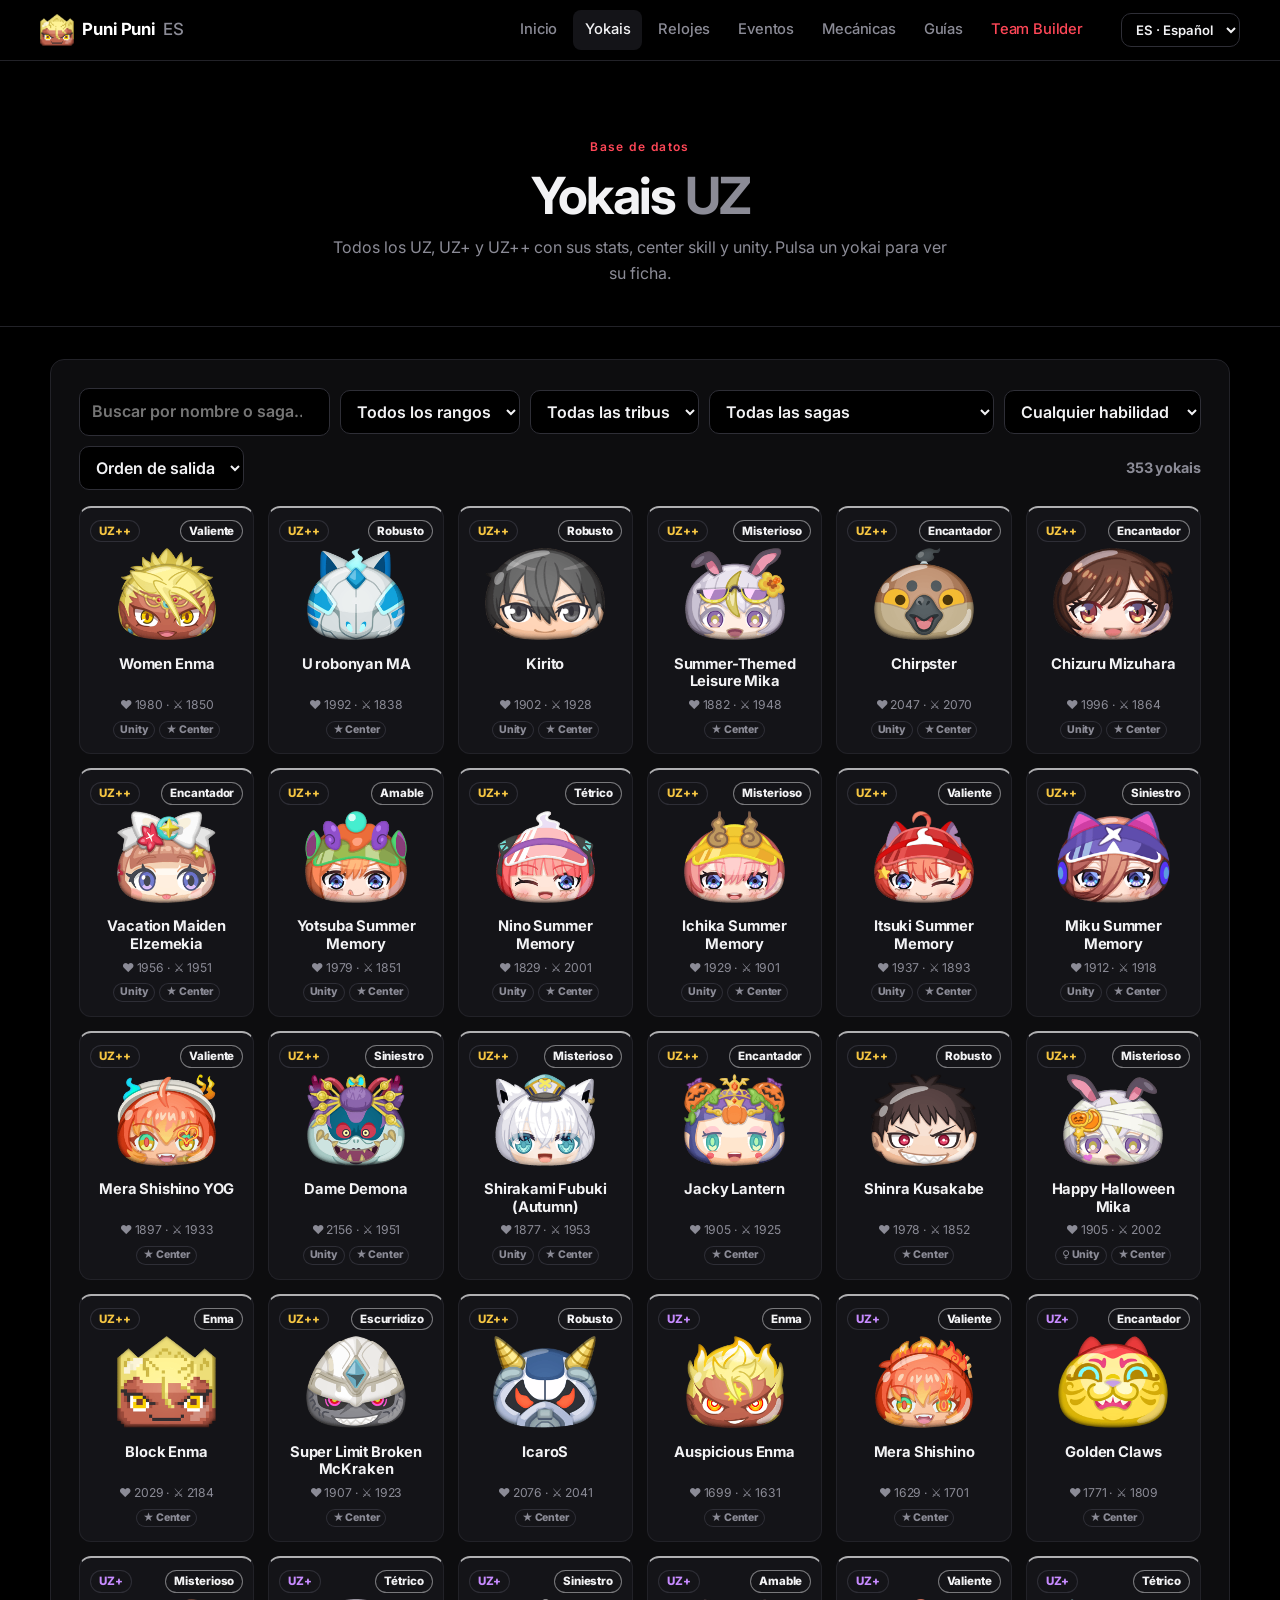
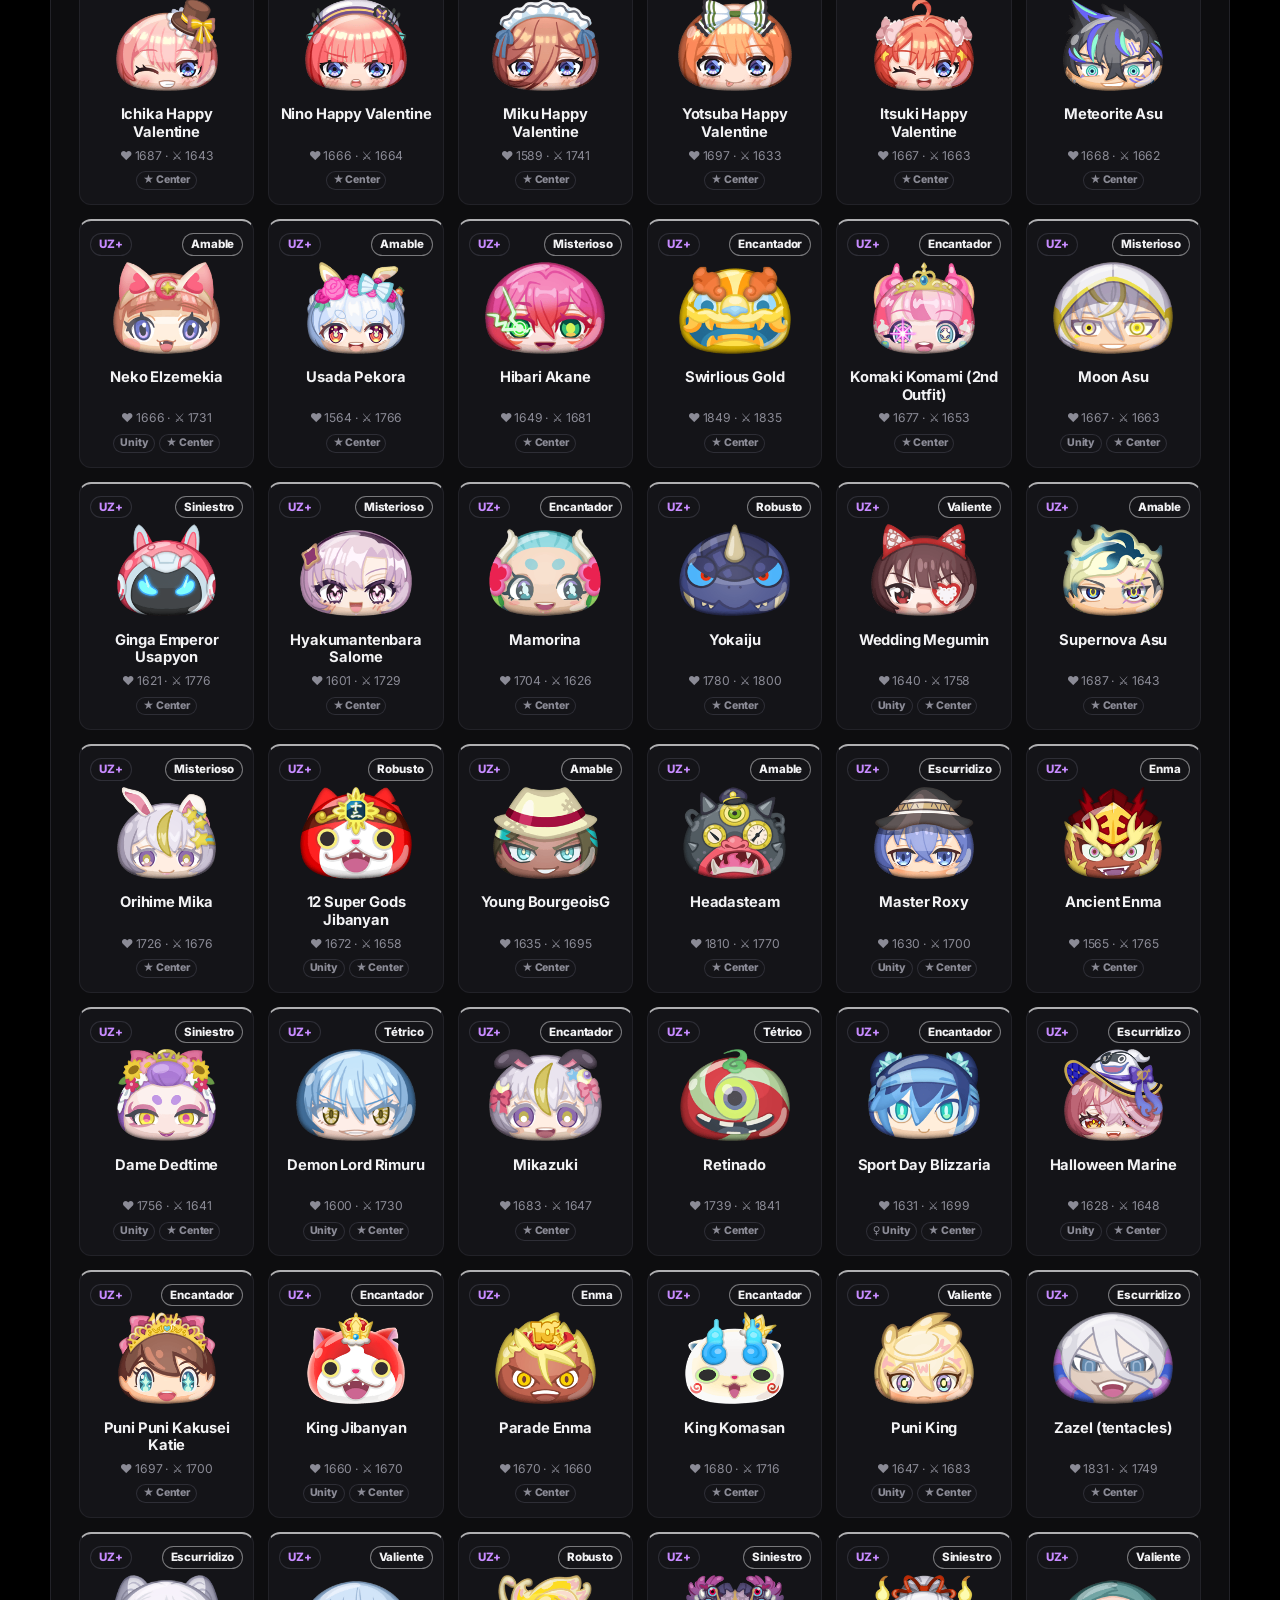
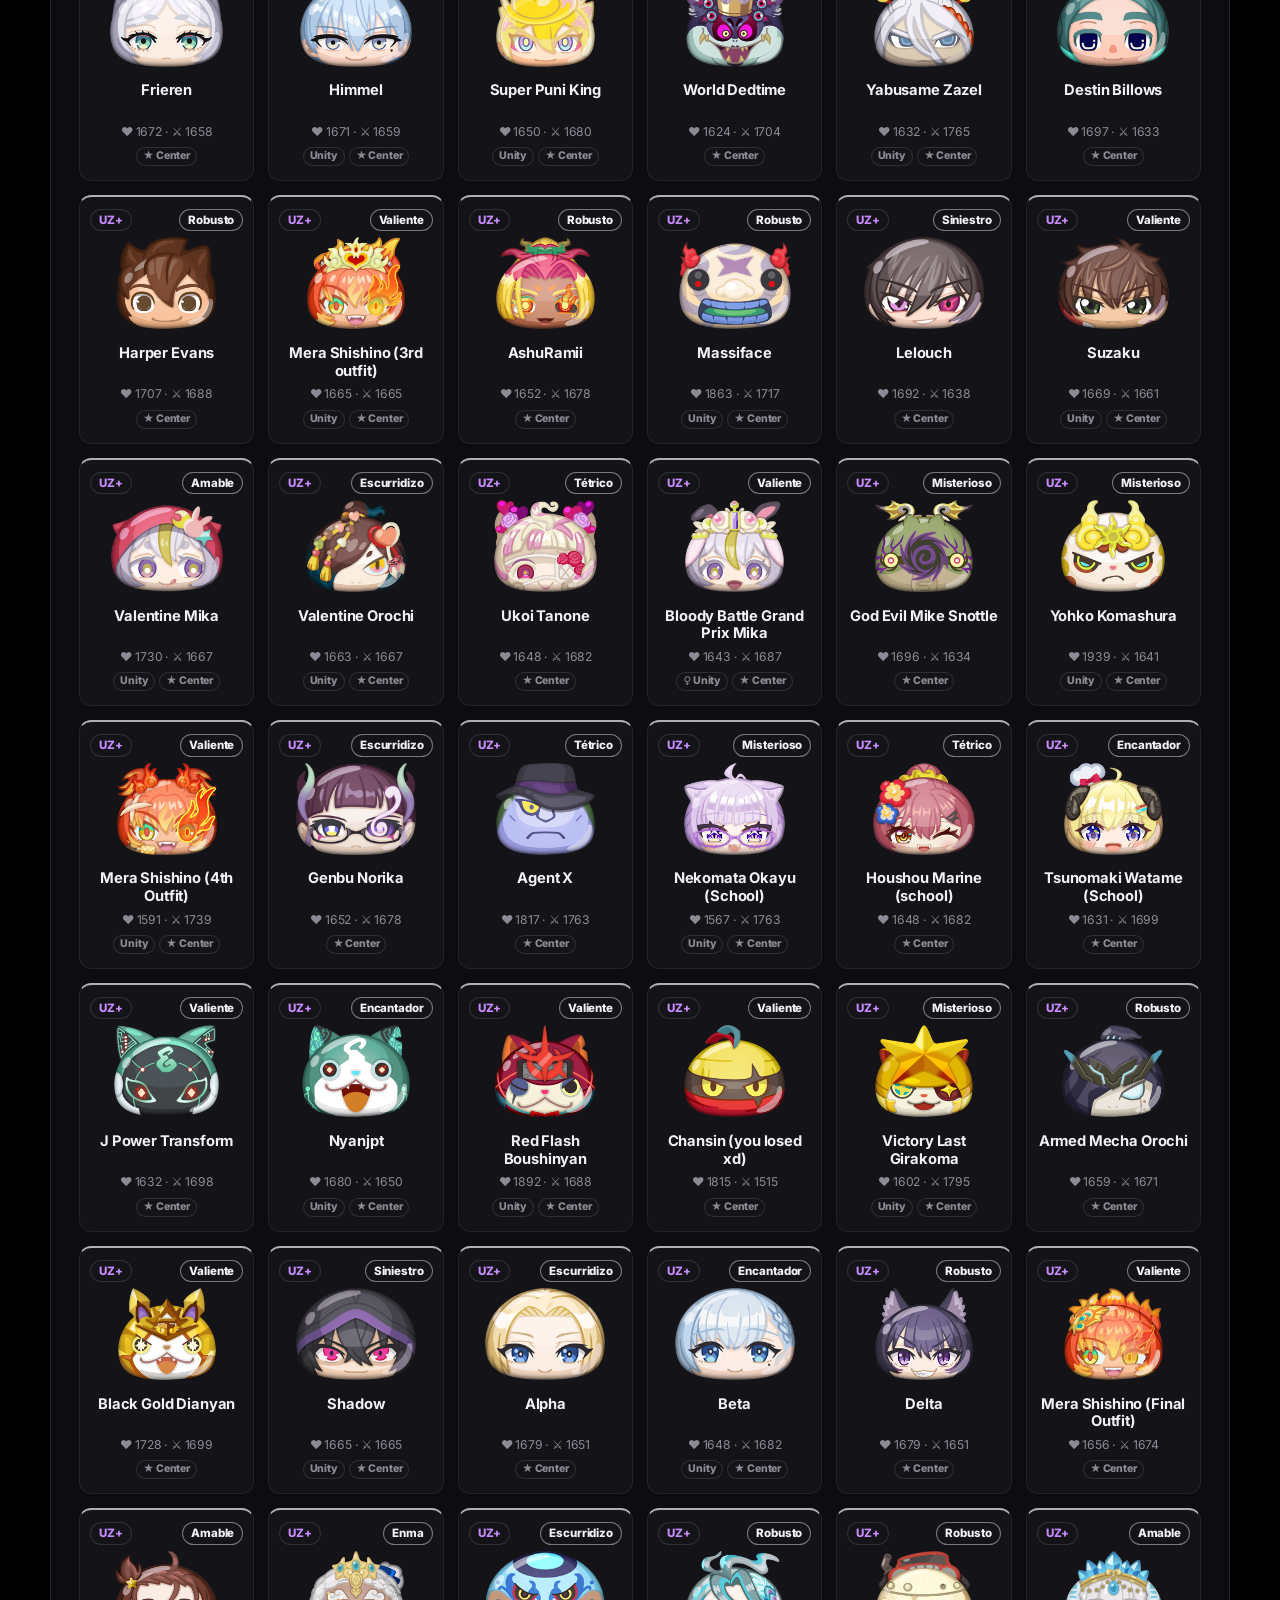
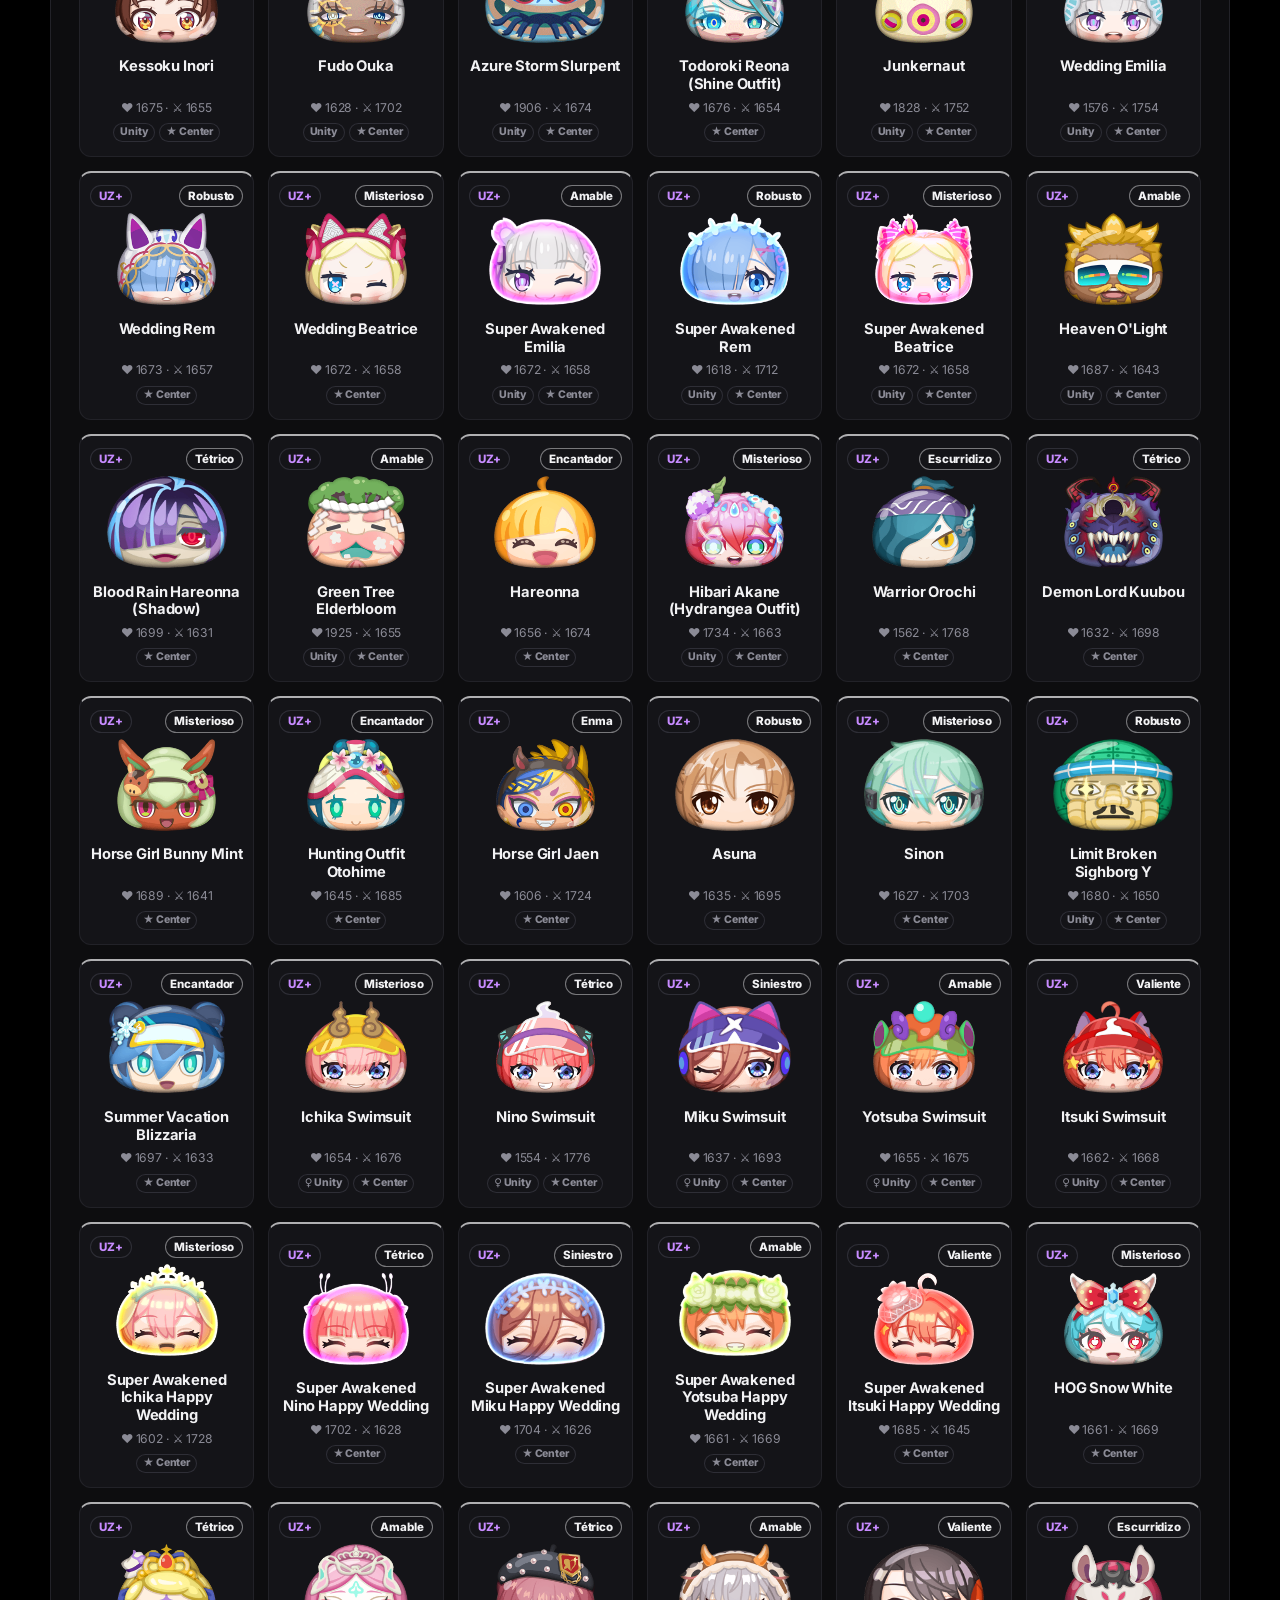
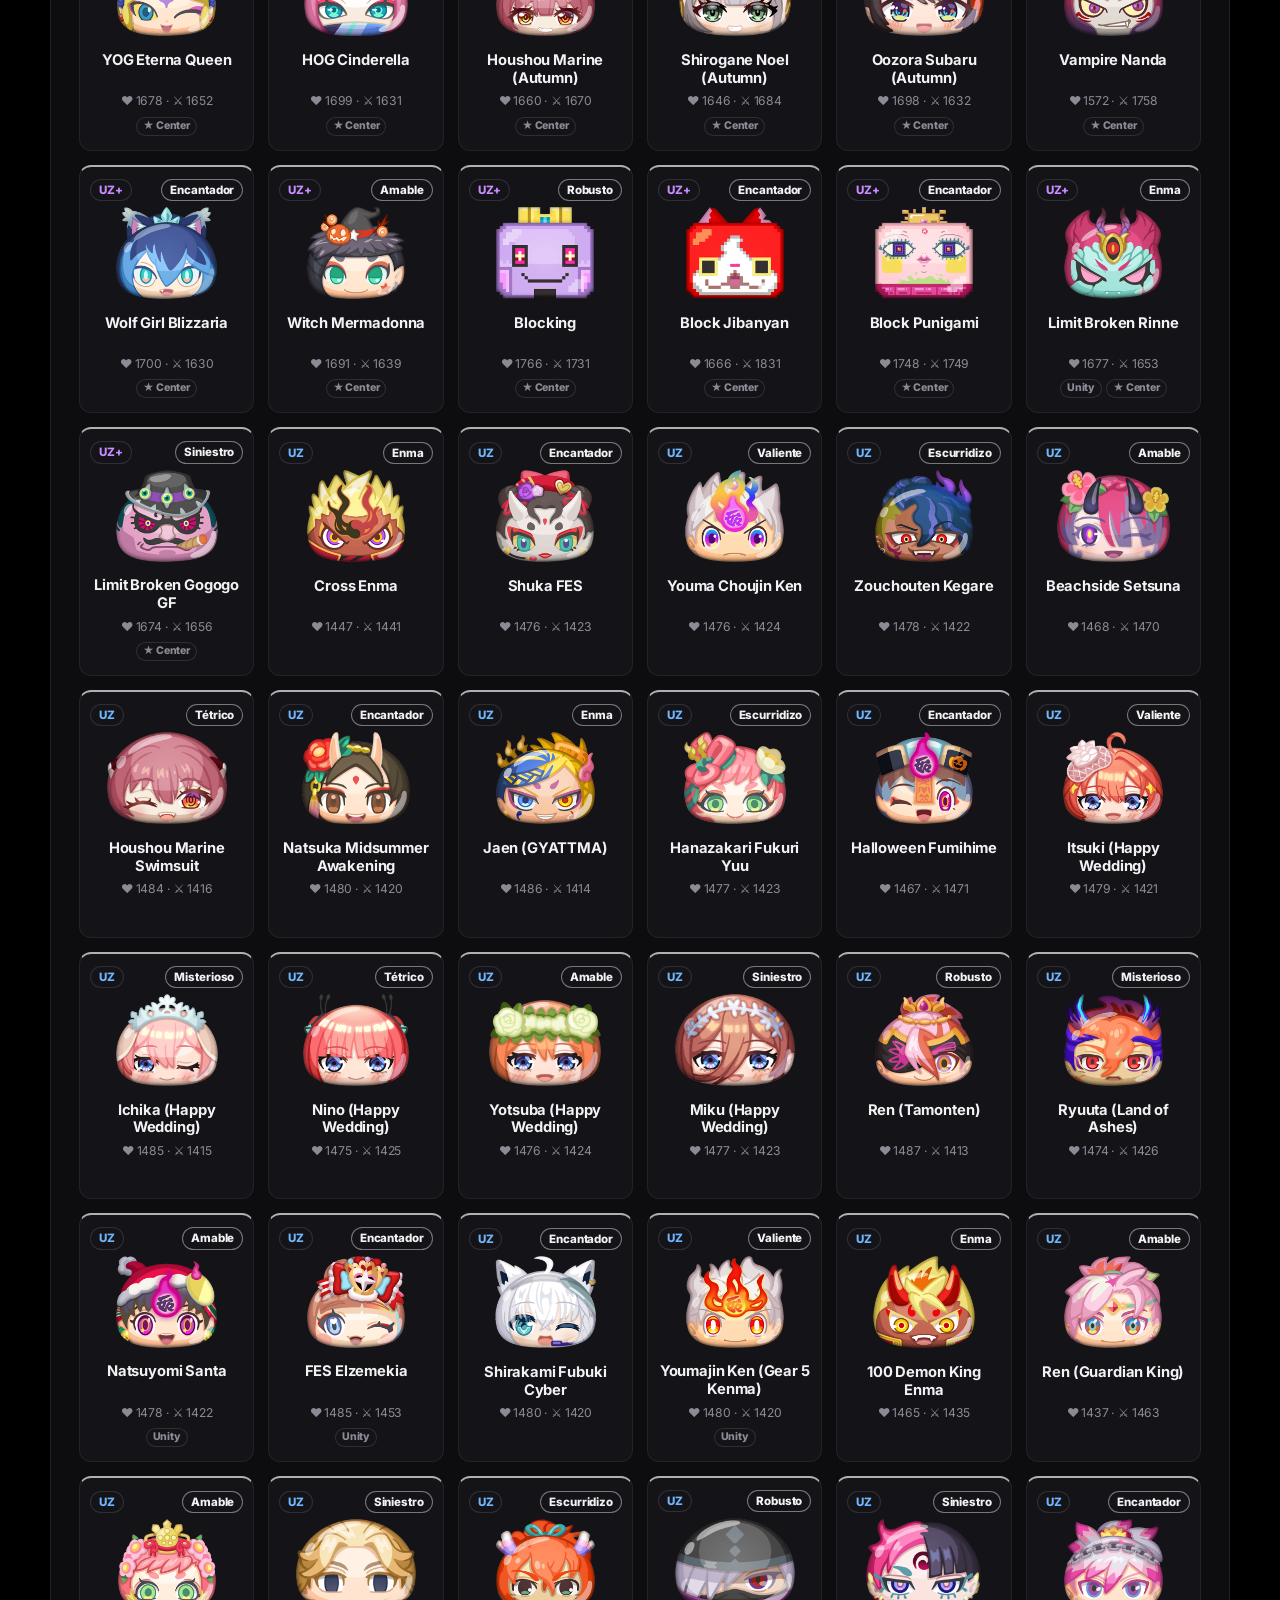
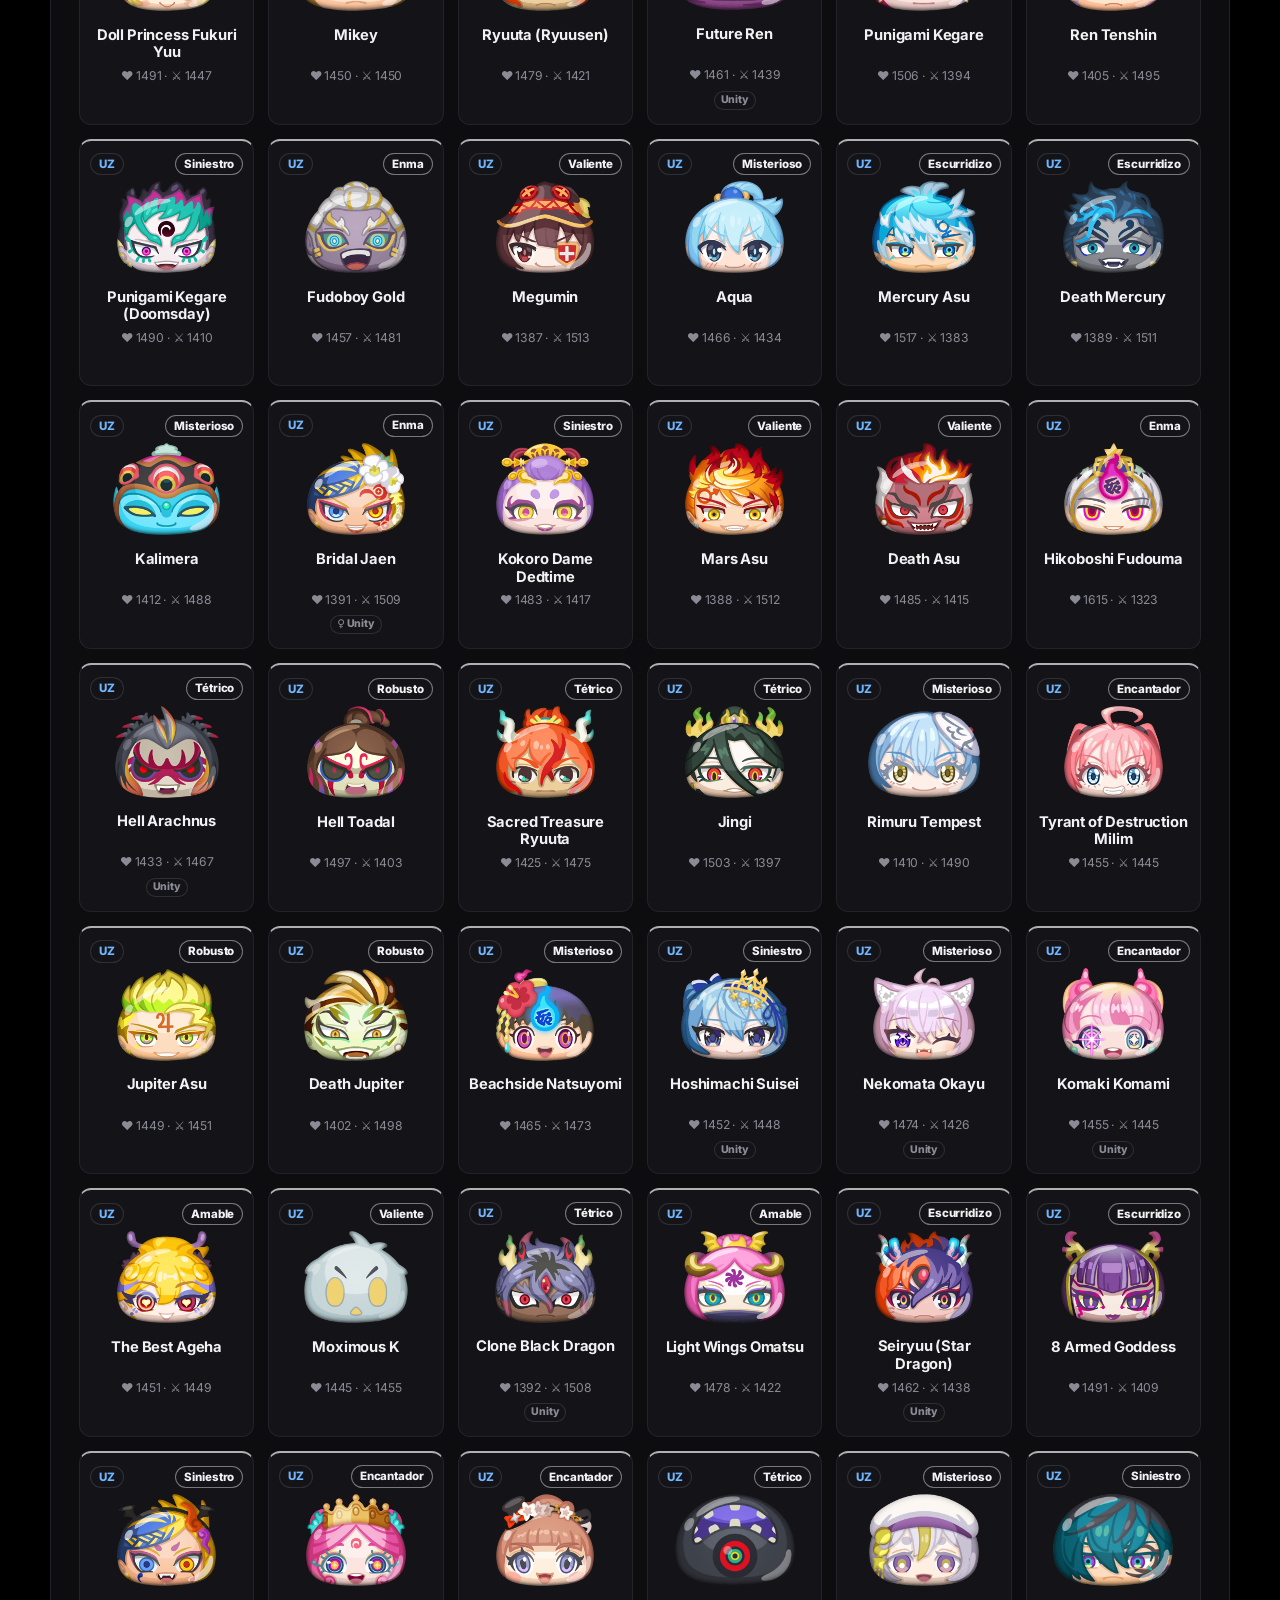
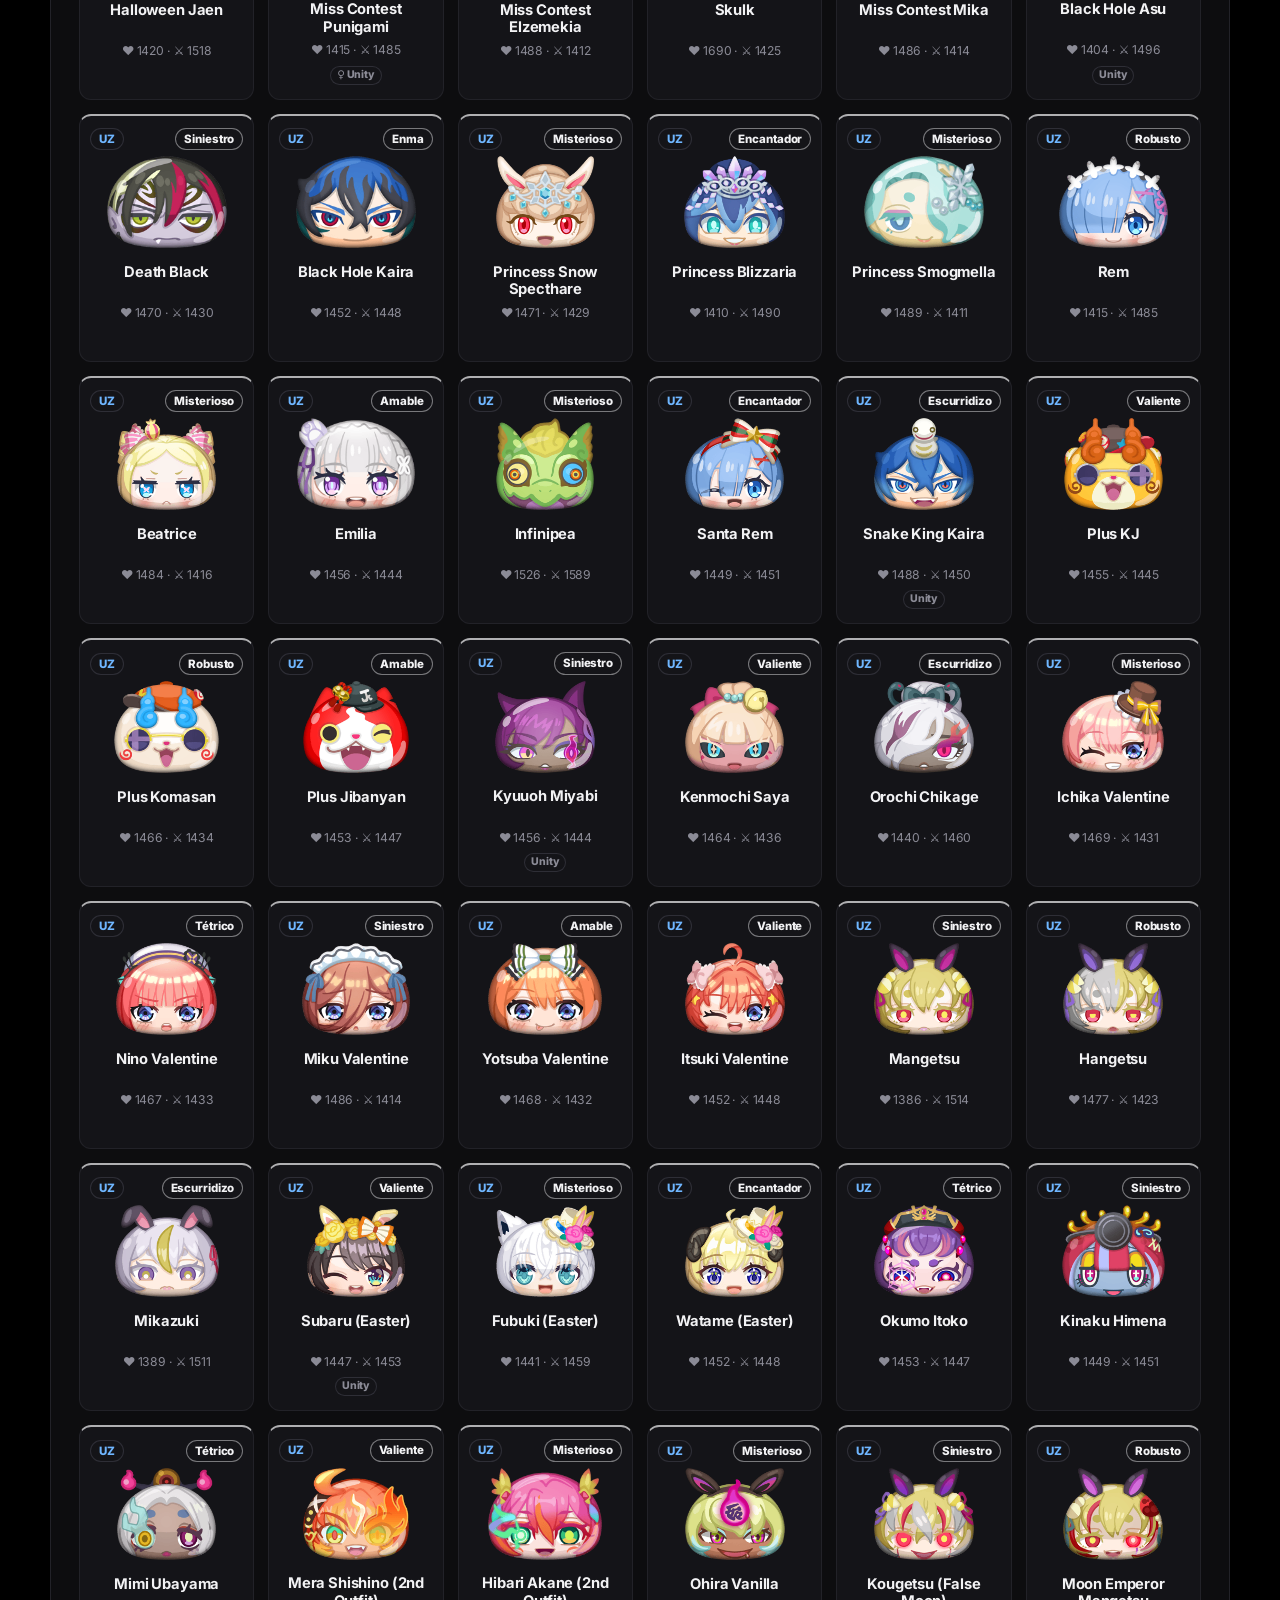
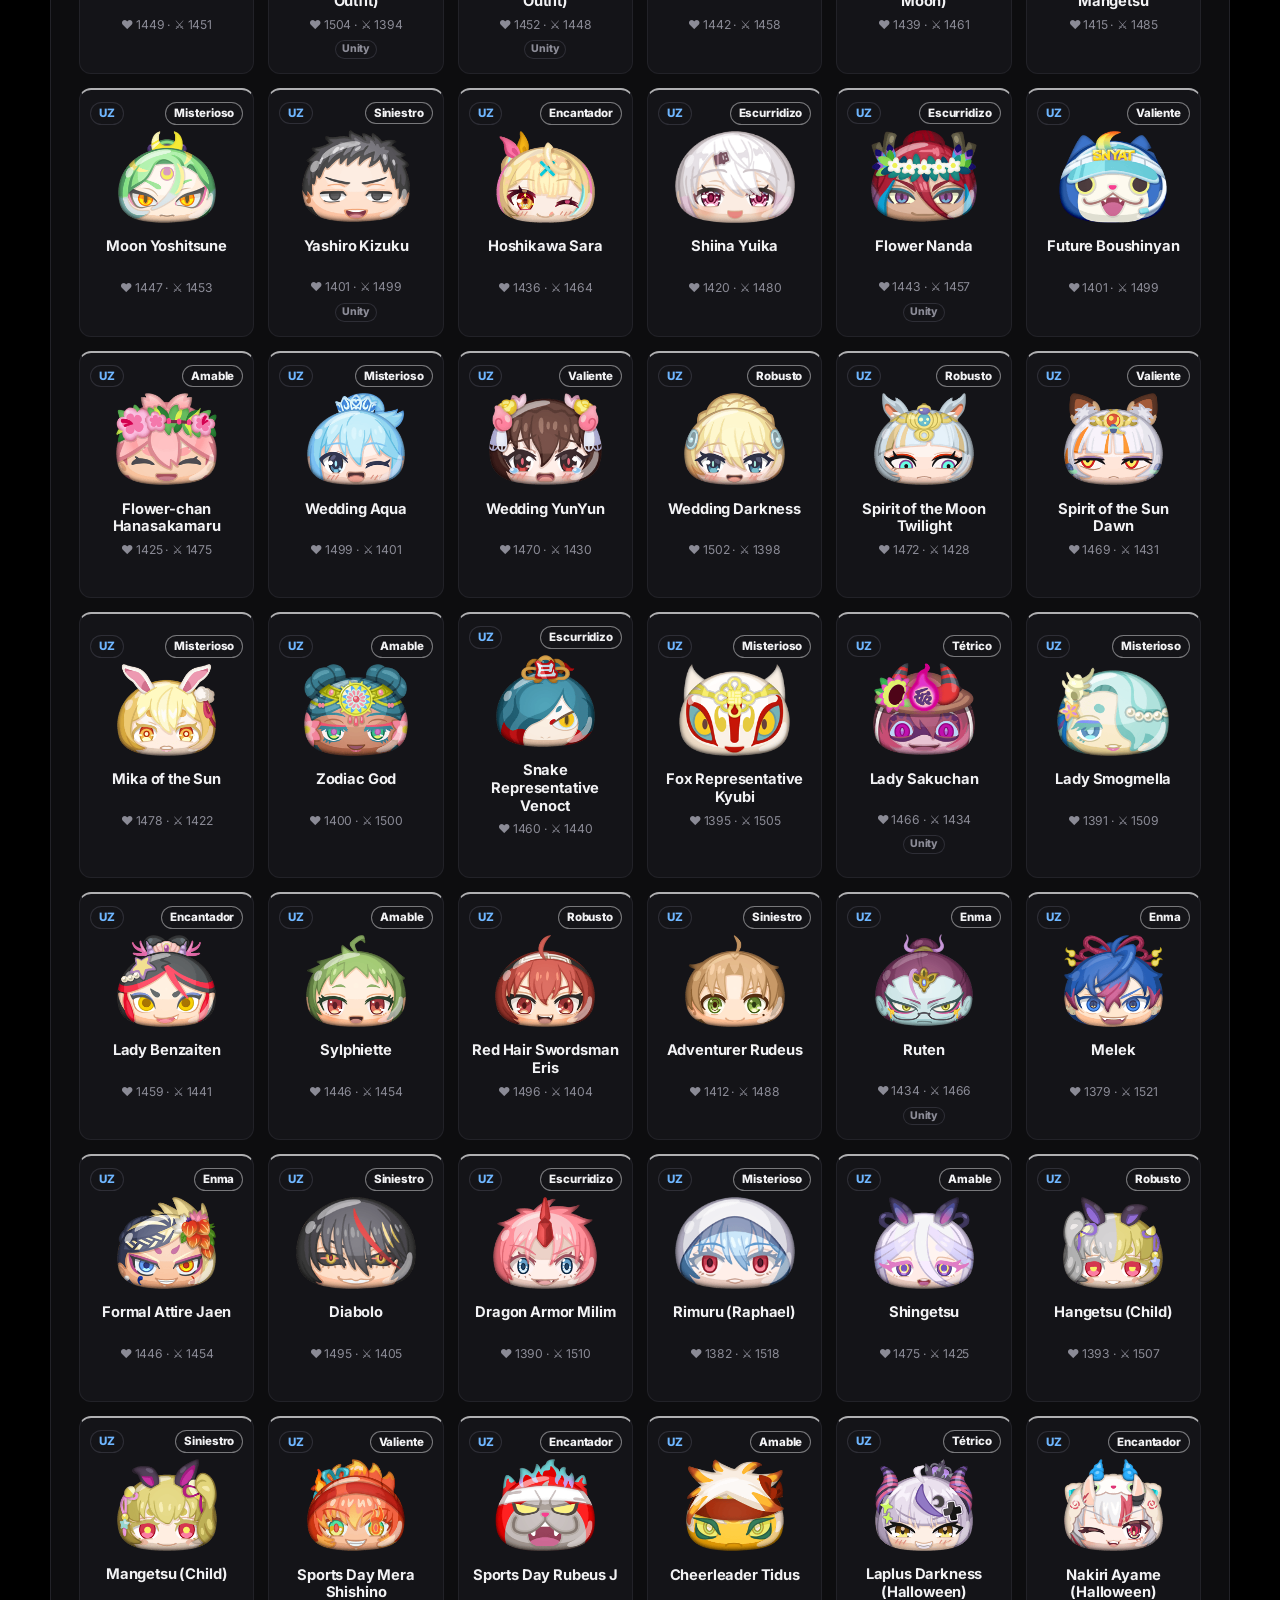
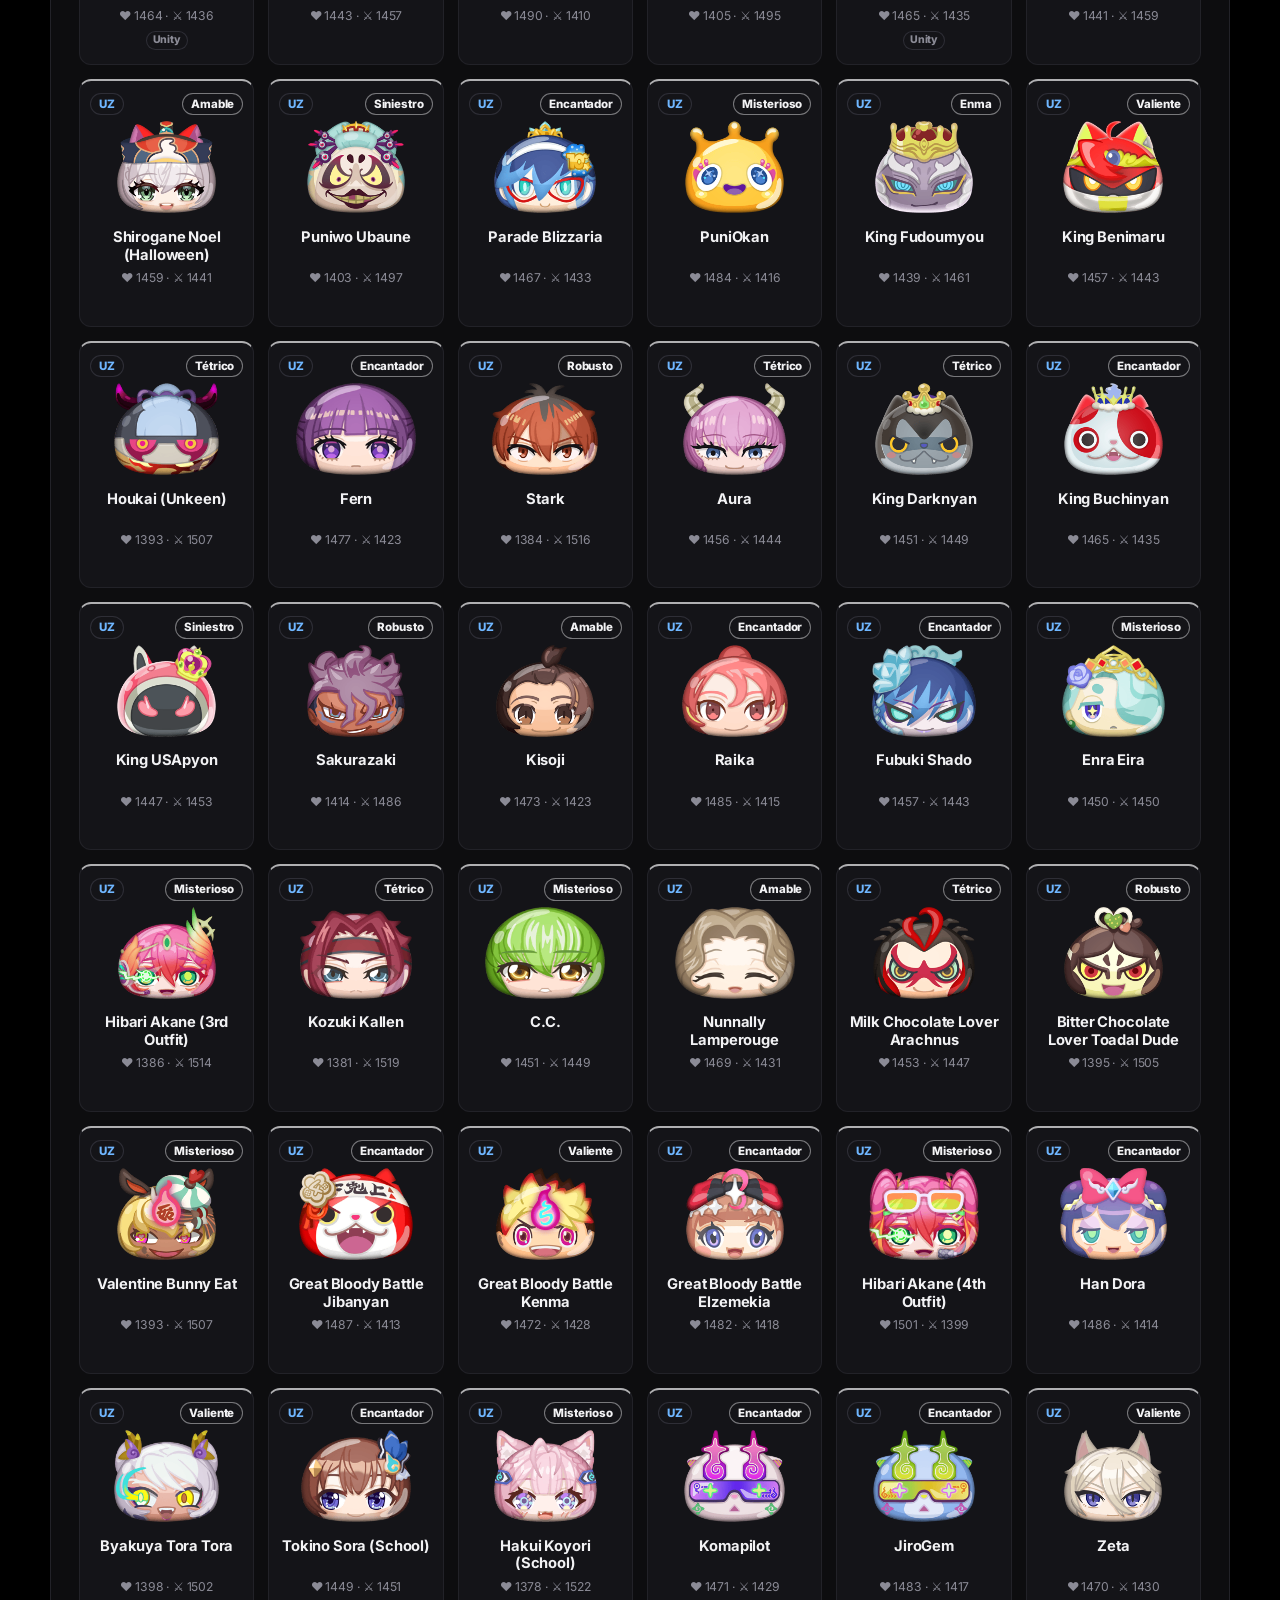
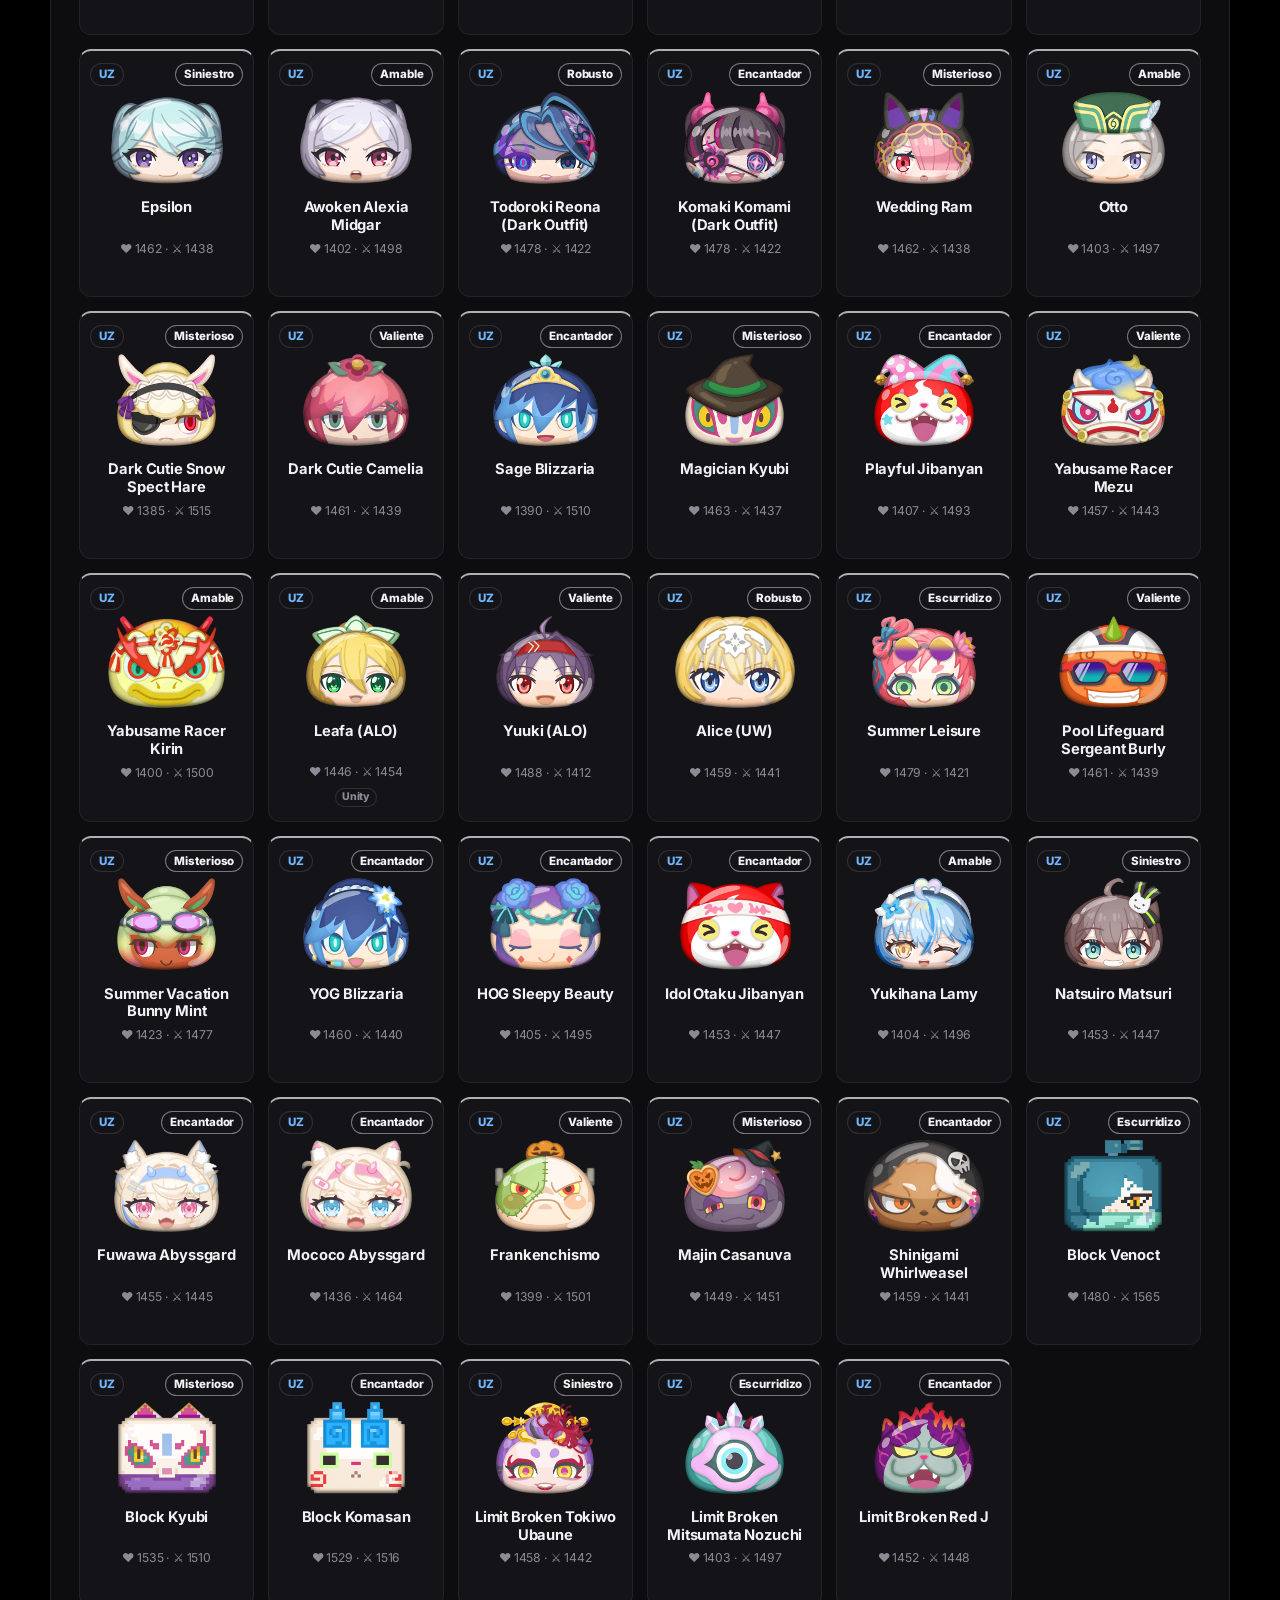
<file: yokais.html>
<!DOCTYPE html>
<html lang="es">
<head>
  <meta charset="UTF-8" />
  <script src="assets/i18n.js"></script>
  <meta name="viewport" content="width=device-width, initial-scale=1.0" />
  <link rel="icon" type="image/png" href="assets/logo.png" />
  <title>Yokais · Puni Puni ES</title>
  <meta name="description" content="Base de datos de yokais UZ, UZ+ y UZ++ de Yo-kai Watch Puni Puni con stats, center skill y unity." />
  <link rel="preconnect" href="https://fonts.googleapis.com" />
  <link rel="preconnect" href="https://fonts.gstatic.com" crossorigin />
  <link href="https://fonts.googleapis.com/css2?family=M+PLUS+Rounded+1c:wght@500;700;800&family=Nunito:wght@500;600;700;800&display=swap" rel="stylesheet" />
  <link rel="stylesheet" href="assets/estilo.css" />
  <link rel="stylesheet" href="assets/nav.css" />
  <style>
    .grid { display: grid; grid-template-columns: repeat(auto-fill, minmax(165px, 1fr)); gap: 14px; }
    .yk {
      --tc: var(--accent-2);
      position: relative; cursor: pointer; text-align: center; padding: 12px 10px 14px; border-radius: 20px; border: 0; color: var(--text);
      background: radial-gradient(circle at 50% 38%, color-mix(in srgb, var(--tc) 30%, transparent), transparent 62%), linear-gradient(180deg, rgba(255,255,255,.08), rgba(255,255,255,.02));
      box-shadow: inset 0 0 0 2px color-mix(in srgb, var(--tc) 35%, transparent);
      transition: transform .18s ease, box-shadow .18s ease; font: inherit;
    }
    .yk:hover, .yk:focus-visible { transform: translateY(-4px); box-shadow: inset 0 0 0 2px var(--tc), 0 14px 28px color-mix(in srgb, var(--tc) 28%, transparent); outline: none; }
    .yk .tags { display: flex; justify-content: space-between; gap: 6px; }
    .yk img { height: 92px; width: 100%; object-fit: contain; margin: 6px 0 8px; transition: transform .25s ease; }
    .yk:hover img { transform: scale(1.08) rotate(-3deg); }
    .yk b { display: block; font-size: .92rem; line-height: 1.2; min-height: 2.4em; }
    .yk small { display: block; color: var(--muted); font-size: .76rem; margin-top: 4px; }
    .yk .flags { display: flex; justify-content: center; gap: 4px; margin-top: 6px; min-height: 18px; }
    .flag { font-size: .66rem; font-weight: 800; padding: 1px 7px; border-radius: 999px; background: rgba(255,255,255,.1); color: var(--gold); }

    dialog { border: 0; padding: 0; background: transparent; color: var(--text); max-width: min(640px, calc(100% - 24px)); width: 100%; }
    dialog::backdrop { background: rgba(8, 4, 24, .72); backdrop-filter: blur(4px); }
    .sheet {
      --tc: var(--accent-2);
      position: relative; border-radius: 26px; padding: 26px; border: 1px solid var(--line);
      background: radial-gradient(circle at 50% 0%, color-mix(in srgb, var(--tc) 35%, transparent), transparent 55%), #22164d;
      box-shadow: 0 30px 80px rgba(0,0,0,.6);
    }
    .sheet .close { position: absolute; top: 12px; right: 12px; width: 38px; height: 38px; border-radius: 50%; border: 0; cursor: pointer; background: rgba(255,255,255,.1); color: #fff; font-size: 1.2rem; }
    .sheet-top { display: flex; gap: 18px; align-items: center; }
    .sheet-top img { width: 130px; height: 120px; object-fit: contain; filter: drop-shadow(0 10px 18px rgba(0,0,0,.45)); }
    .sheet h2 { margin: 0 0 6px; font-size: 1.6rem; line-height: 1.15; }
    .sheet .meta { display: flex; flex-wrap: wrap; gap: 6px; align-items: center; color: var(--muted); font-size: .88rem; }
    .sheet table.nice { margin-top: 16px; }
    .skill { margin-top: 12px; padding: 12px 14px; border-radius: 14px; background: rgba(0,0,0,.25); border: 1px solid var(--line); }
    .skill b { color: var(--gold); font-family: "M PLUS Rounded 1c", sans-serif; }
    .sheet .actions { display: flex; flex-wrap: wrap; gap: 10px; margin-top: 18px; }
    .skills-box h3 { margin: 16px 0 8px; font-size: 1rem; }
    .skills { list-style: none; margin: 0; padding: 0; display: grid; gap: 6px; }
    .skills li { display: grid; grid-template-columns: 120px 1fr; gap: 10px; padding: 9px 12px; border-radius: 10px; background: #141418; border: 1px solid #222228; font-size: .9rem; line-height: 1.4; }
    .skills li b { color: #8b8b96; font-weight: 600; font-size: .8rem; padding-top: 1px; }
    .skills-note { font-size: .74rem; margin: 6px 0 0; }
    @media (max-width: 520px) { .skills li { grid-template-columns: 1fr; gap: 2px; } }
    .empty { text-align: center; padding: 40px 10px; color: var(--muted); }
    @media (max-width: 520px) { .sheet-top { flex-direction: column; text-align: center; } .sheet .meta { justify-content: center; } }
  </style>
  <link href="https://fonts.googleapis.com/css2?family=Inter:wght@400;500;600;650;700&display=swap" rel="stylesheet" />
  <link rel="stylesheet" href="assets/minimal.css" />
</head>
<body>
  <nav class="site-nav">
    <a class="brand" href="index.html"><img class="brand-logo" src="assets/logo.png" alt="" width="34" height="32" />Puni Puni <span>ES</span></a>
    <button class="nav-toggle" type="button" aria-label="Menú" data-i18n-aria="nav.menu">☰</button>
    <div class="nav-links">
      <a href="index.html" data-i18n="nav.home">Inicio</a>
      <a href="yokais.html" data-i18n="nav.yokai">Yokais</a>
      <a href="relojes.html" data-i18n="nav.watches">Relojes</a>
      <a href="eventos.html" data-i18n="nav.events">Eventos</a>
      <a href="mecanicas.html" data-i18n="nav.mechanics">Mecánicas</a>
      <a href="guias.html" data-i18n="nav.guides">Guías</a>
      <a class="nav-cta" href="team-builder.html" data-i18n="nav.builder">Team Builder</a>
    </div>
  </nav>

  <header class="page-hero">
    <div class="kicker" data-i18n="yk.kicker">Base de datos</div>
    <h1><b data-i18n="yk.title" style="font-weight:inherit">Yokais</b> <span>UZ</span></h1>
    <p data-i18n="yk.hero">Todos los UZ, UZ+ y UZ++ con sus stats, center skill y unity. Pulsa un yokai para ver su ficha.</p>
    <svg viewBox="0 0 1440 80" preserveAspectRatio="none" aria-hidden="true"><path d="M0,40 C240,80 480,0 720,32 C960,64 1200,16 1440,40 L1440,80 L0,80 Z"/></svg>
  </header>

  <main class="wrap">
    <section class="panel">
      <div class="filters">
        <input id="q" type="search" placeholder="Buscar por nombre o saga…" aria-label="Buscar" data-i18n-ph="yk.search" data-i18n-aria="yk.aria.search" />
        <select id="fRank" aria-label="Rango"><option value="" data-i18n="tb.allRanks">Todos los rangos</option></select>
        <select id="fTribe" aria-label="Tribu"><option value="" data-i18n="tb.allTribes">Todas las tribus</option></select>
        <select id="fSaga" aria-label="Saga"><option value="" data-i18n="yk.allSagas">Todas las sagas</option></select>
        <select id="fExtra" aria-label="Habilidad">
          <option value="" data-i18n="yk.anySkill">Cualquier habilidad</option>
          <option value="unity" data-i18n="yk.withUnity">Con unity de tribu</option>
          <option value="female" data-i18n="yk.withFemale">Con unity femenino</option>
          <option value="center" data-i18n="yk.withCenter">Con center skill</option>
        </select>
        <select id="sort" aria-label="Ordenar">
          <option value="" data-i18n="yk.sortRelease">Orden de salida</option>
          <option value="hp" data-i18n="yk.sortHp">Más PV</option>
          <option value="atk" data-i18n="yk.sortAtk">Más ATQ</option>
          <option value="total" data-i18n="yk.sortTotal">Más PV + ATQ</option>
          <option value="name" data-i18n="yk.sortName">Nombre (A-Z)</option>
        </select>
        <span id="count" class="count"></span>
      </div>
      <div id="grid" class="grid"></div>
    </section>
  </main>

  <dialog id="ficha"><div class="sheet" id="sheet"></div></dialog>

  <footer class="site-footer">
    <p data-i18n="yk.foot">Stats: The Puni Spreadsheet (por Sallitine) y datos de la comunidad. Las stats son las del nivel máximo de su rango.</p>
    <p data-i18n="footer.brand">Yo-kai Watch y Puni Puni son marcas de LEVEL-5. Web de fans sin ánimo de lucro.</p>
  </footer>

  <script src="character.js"></script>
  <script src="skills.js"></script>
  <script src="skills-tr.js"></script>
  <script src="assets/comun.js"></script>
  <script>
    addI18n({"yk.sagaT": ["Unity de saga {saga} {pct}", "{saga} unity {pct}", "{saga}結束 {pct}"], "yk.sagaD": ["Sube las stats de los yokais de {saga} del equipo. Solo funciona si hay 2 o más de esa saga.", "Raises the stats of {saga} yo-kai in the team. Only works with 2 or more of that series.", "チーム内の{saga}の妖怪のステータスをアップ。同じシリーズが2体以上いると発動。"]});
    addI18n({"sk.title": ["Habilidades", "Skills", "スキル"], "sk.soult": ["Ataque especial", "Soultimate", "ひっさつわざ"], "sk.skill": ["Skill {n}", "Skill {n}", "スキル{n}"], "sk.center": ["Center skill", "Center skill", "センタースキル"], "sk.note": ["Skills de The Puni Spreadsheet (por Sallitine). Pasa el ratón por encima para ver el texto original en inglés.", "Skills from The Puni Spreadsheet (by Sallitine).", "スキル情報：The Puni Spreadsheet（Sallitine作）。マウスを重ねると英語の原文を表示。"]});
    addI18n({"yk.kicker": ["Base de datos", "Database", "データベース"], "yk.title": ["Yokais", "Yo-kai", "妖怪"], "yk.hero": ["Todos los UZ, UZ+ y UZ++ con sus stats, center skill y unity. Pulsa un yokai para ver su ficha.", "Every UZ, UZ+ and UZ++ with their stats, center skill and unity. Click a yo-kai to see its profile.", "UZ・UZ+・UZ++の全妖怪のステータス、センタースキル、結束。妖怪をクリックすると詳細が見られます。"], "yk.search": ["Buscar por nombre o saga…", "Search by name or series…", "名前・シリーズで検索…"], "yk.allSagas": ["Todas las sagas", "All series", "すべてのシリーズ"], "yk.anySkill": ["Cualquier habilidad", "Any skill", "すべてのスキル"], "yk.withUnity": ["Con unity de tribu", "With tribe unity", "種族結束あり"], "yk.withFemale": ["Con unity femenino", "With female unity", "女の子結束あり"], "yk.withCenter": ["Con center skill", "With center skill", "センタースキルあり"], "yk.sortRelease": ["Orden de salida", "Release order", "登場順"], "yk.sortHp": ["Más PV", "Most HP", "HPが高い順"], "yk.sortAtk": ["Más ATQ", "Most ATK", "こうげきが高い順"], "yk.sortTotal": ["Más PV + ATQ", "Most HP + ATK", "HP＋こうげき順"], "yk.sortName": ["Nombre (A-Z)", "Name (A-Z)", "名前順"], "yk.count": ["{n} yokais", "{n} yo-kai", "{n}体"], "yk.empty": ["No hay yokais con esos filtros.", "No yo-kai match these filters.", "条件に合う妖怪がいません。"], "yk.unityT": ["Unity de tribu +{p}%", "Tribe unity +{p}%", "種族結束+{p}%"], "yk.unityD": ["Sube un {p}% el {HP} y el {ATK} de los {tribe} del equipo. Solo funciona si hay 2 o más yokais de su tribu.", "Raises the {HP} and {ATK} of {tribe} in the team by {p}%. Only works with 2 or more yo-kai of its tribe.", "チーム内の{tribe}の{HP}と{ATK}を{p}%アップ。同じ種族が2体以上いると発動。"], "yk.sameT": ["Unity de equipo +{p}%", "Team unity +{p}%", "全員同種族結束+{p}%"], "yk.sameD": ["Solo se activa si todo el equipo es de la misma tribu.", "Only activates if the whole team is the same tribe.", "チーム全員が同じ種族のときだけ発動。"], "yk.femT": ["Unity femenino {pct}", "Female unity {pct}", "女の子結束 {pct}"], "yk.femD": ["Para las chicas del equipo, si hay 2 o más.", "For the girls in the team, if there are 2 or more.", "女の子妖怪が2体以上いると、女の子妖怪に発動。"], "yk.centerT": ["Center skill {pct}", "Center skill {pct}", "センタースキル {pct}"], "yk.centerD": ["Si va en el centro del equipo, afecta a: {who}.", "If placed in the center of the team, it affects: {who}.", "センターに置くと発動。対象：{who}。"], "yk.noSkills": ["Sin center skill ni unity registrados.", "No center skill or unity recorded.", "センタースキル・結束の記録なし。"], "yk.noDupes": ["Sin dupes", "No dupes", "0凸"], "yk.d5": ["5 dupes", "5 dupes", "5凸"], "yk.d10": ["10 dupes (+20%)", "10 dupes (+20%)", "10凸（+20%）"], "yk.add": ["⚔ Añadir al equipo", "⚔ Add to team", "⚔ チームに追加"], "yk.close": ["Cerrar", "Close", "閉じる"], "yk.f.unity": ["Unity", "Unity", "結束"], "yk.f.female": ["♀ Unity", "♀ Unity", "♀結束"], "yk.f.center": ["★ Center", "★ Center", "★センター"], "yk.foot": ["Stats: The Puni Spreadsheet (por Sallitine) y datos de la comunidad. Las stats son las del nivel máximo de su rango.", "Stats: The Puni Spreadsheet (by Sallitine) and community data. Stats are at the max level of each rank.", "ステータス：The Puni Spreadsheet（Sallitine作）とコミュニティのデータ。各ランクの最大レベル時の値です。"], "yk.aria.search": ["Buscar", "Search", "検索"]});
    const $ = id => document.getElementById(id);
    const all = characters.map((c, i) => ({ ...c, order: i, tk: PP.key(c.tribe) }));

    // Opciones de filtros
    ["UZ++", "UZ+", "UZ"].forEach(r => $("fRank").add(new Option(r, r)));
    PP.TRIBE_ORDER.forEach(t => $("fTribe").add(new Option(PP.TRIBE_ES[t], t)));
    [...new Set(all.map(c => c.saga).filter(Boolean))].sort((a, b) => a.localeCompare(b)).forEach(s => $("fSaga").add(new Option(s, s)));

    function unityText(c) {
      const out = [];
      if (c.unity) out.push(`<div class="skill"><b>${t("yk.unityT", { p: c.unity.percent })}</b><br><span class="muted">${t("yk.unityD", { p: c.unity.percent, tribe: PP.tribeEsPlural(c.tribe) })}</span></div>`);
      if (c.sameTeamUnity) out.push(`<div class="skill"><b>${t("yk.sameT", { p: c.sameTeamUnity.percent })}</b><br><span class="muted">${t("yk.sameD")}</span></div>`);
      if (c.sagaUnity) out.push(`<div class="skill"><b>${t("yk.sagaT", { saga: PP.esc(c.sagaUnity.saga), pct: PP.pct(c.sagaUnity.hpPercent, c.sagaUnity.atkPercent) })}</b><br><span class="muted">${t("yk.sagaD", { saga: PP.esc(c.sagaUnity.saga) })}</span></div>`);
      if (c.femaleUnity) out.push(`<div class="skill"><b>${t("yk.femT", { pct: PP.pct(c.femaleUnity.hpPercent, c.femaleUnity.atkPercent) })}</b><br><span class="muted">${t("yk.femD")}</span></div>`);
      if (c.centerSkill) out.push(`<div class="skill"><b>${t("yk.centerT", { pct: PP.pct(c.centerSkill.hpPercent, c.centerSkill.atkPercent) })}</b><br><span class="muted">${t("yk.centerD", { who: PP.esc(PP.describeAffects(c.centerSkill.affects)) })}</span></div>`);
      return out.join("") || `<p class="muted">${t("yk.noSkills")}</p>`;
    }

    // Lista de skills del sheet: "Soultimate: …", "Skill 2a: …" (la center skill ya sale arriba)
    function skillsList(c) {
      const lines = (typeof SKILLS !== "undefined" && SKILLS[c.id]) || [];
      const rows = lines.map(l => {
        const m = l.match(/^(Soultimate|Center Skill|Skill\s*([0-9a-z]+))\s*:\s*(.*)$/i);
        if (!m) return null;
        if (/^center/i.test(m[1])) return null;
        const label = /^soultimate/i.test(m[1]) ? t("sk.soult") : t("sk.skill", { n: m[2] || "" });
        const tr = (typeof SKILLS_TR !== "undefined" && SKILLS_TR[m[3]]) || null;
        const text = LANG === "es" && tr ? tr[0] : LANG === "ja" && tr ? tr[1] : m[3];
        return `<li><b>${PP.esc(label)}</b><span${text !== m[3] ? ` title="${PP.esc(m[3])}"` : ""}>${PP.esc(text)}</span></li>`;
      }).filter(Boolean);
      if (!rows.length) return "";
      return `<div class="skills-box"><h3>${t("sk.title")}</h3><ul class="skills">${rows.join("")}</ul><p class="muted skills-note">${t("sk.note")}</p></div>`;
    }

    function openSheet(id, push = true) {
      const c = all.find(x => x.id === id);
      if (!c) return;
      const s0 = PP.statsAt(c, 0), s10 = PP.statsAt(c, 10);
      $("sheet").dataset.tribe = c.tk;
      $("sheet").innerHTML = `
        <button class="close" type="button" aria-label="${t("yk.close")}">×</button>
        <div class="sheet-top">
          <img src="${PP.esc(c.image)}" alt="${PP.esc(c.name)}">
          <div>
            <h2>${PP.esc(c.name)}</h2>
            <div class="meta">
              <span class="pill rank-${PP.rankKey(c.rank)}">${PP.esc(c.rank)} · ${t("lv")} ${PP.RANK_LEVEL[c.rank] || "?"}</span>
              <span class="pill tribe-pill" data-tribe="${PP.esc(c.tk)}">${PP.esc(PP.tribeEs(c.tribe))}</span>
              <span>${PP.genderSymbol(c.gender)}</span>
              ${c.saga ? `<span>· ${PP.esc(c.saga)}</span>` : ""}
            </div>
          </div>
        </div>
        <div class="table-wrap"><table class="nice">
          <tr><th></th><th>${t("yk.noDupes")}</th><th>${t("yk.d5")}</th><th>${t("yk.d10")}</th></tr>
          <tr><td>❤ ${t("hp")}</td><td>${PP.fmt(s0.hp)}</td><td>${PP.fmt(PP.statsAt(c, 5).hp)}</td><td><b>${PP.fmt(s10.hp)}</b></td></tr>
          <tr><td>⚔ ${t("atk")}</td><td>${PP.fmt(s0.atk)}</td><td>${PP.fmt(PP.statsAt(c, 5).atk)}</td><td><b>${PP.fmt(s10.atk)}</b></td></tr>
        </table></div>
        ${skillsList(c)}
        ${unityText(c)}
        <div class="actions">
          <a class="btn" href="team-builder.html?add=${encodeURIComponent(c.id)}">${t("yk.add")}</a>
        </div>`;
      $("sheet").querySelector(".close").onclick = () => $("ficha").close();
      if (!$("ficha").open) $("ficha").showModal();
      if (push) history.replaceState(null, "", "#" + encodeURIComponent(c.id));
    }
    $("ficha").addEventListener("close", () => history.replaceState(null, "", location.pathname + location.search));
    $("ficha").addEventListener("click", e => { if (e.target === $("ficha")) $("ficha").close(); });

    function render() {
      const q = $("q").value.trim().toLowerCase();
      const r = $("fRank").value, tri = $("fTribe").value, s = $("fSaga").value, x = $("fExtra").value, so = $("sort").value;
      let list = all.filter(c =>
        (!q || c.name.toLowerCase().includes(q) || String(c.saga || "").toLowerCase().includes(q)) &&
        (!r || c.rank === r) && (!tri || c.tk === tri) && (!s || c.saga === s) &&
        (!x || (x === "unity" ? (c.unity || c.sameTeamUnity || c.sagaUnity) : x === "female" ? c.femaleUnity : c.centerSkill)));
      const st = c => PP.statsAt(c, 0);
      if (so === "hp") list.sort((a, b) => b.hp0 - a.hp0);
      else if (so === "atk") list.sort((a, b) => b.atk0 - a.atk0);
      else if (so === "total") list.sort((a, b) => (b.hp0 + b.atk0) - (a.hp0 + a.atk0));
      else if (so === "name") list.sort((a, b) => a.name.localeCompare(b.name));
      $("count").textContent = t("yk.count", { n: list.length });
      $("grid").innerHTML = list.length ? list.map(c => `
        <button class="yk" type="button" data-id="${PP.esc(c.id)}" data-tribe="${PP.esc(c.tk)}">
          <div class="tags"><span class="pill rank-${PP.rankKey(c.rank)}">${PP.esc(c.rank)}</span><span class="pill tribe-pill">${PP.esc(PP.tribeEs(c.tribe))}</span></div>
          <img src="${PP.esc(c.image)}" alt="" loading="lazy">
          <b>${PP.esc(c.name)}</b>
          <small>❤ ${PP.fmt(c.hp0)} · ⚔ ${PP.fmt(c.atk0)}</small>
          <div class="flags">${c.unity || c.sameTeamUnity || c.sagaUnity ? `<span class="flag">${t("yk.f.unity")}</span>` : ""}${c.femaleUnity ? `<span class="flag">${t("yk.f.female")}</span>` : ""}${c.centerSkill ? `<span class="flag">${t("yk.f.center")}</span>` : ""}</div>
        </button>`).join("") : `<div class="empty">${t("yk.empty")}</div>`;
    }
    ["q", "fRank", "fTribe", "fSaga", "fExtra", "sort"].forEach(id => $(id).addEventListener("input", render));
    $("grid").addEventListener("click", e => { const b = e.target.closest(".yk"); if (b) openSheet(b.dataset.id); });
    render();
    if (location.hash) openSheet(decodeURIComponent(location.hash.slice(1)), false);
  </script>
</body>
</html>
</file>
<file: assets/estilo.css>
/* Tema Yo-kai Watch para las páginas de contenido */
:root {
  --bg: #170f33;
  --panel: rgba(32, 22, 72, .82);
  --panel-2: #2a1d5c;
  --line: rgba(160, 140, 255, .22);
  --text: #fbf8ff;
  --muted: #b9b0dc;
  --accent: #e8344e;
  --accent-2: #4fd6ff;
  --gold: #ffcf3f;
  --good: #6ef0b2;
  --radius: 22px;
  --t-brave: #ff5a5f;  --t-mysterious: #ffd23f; --t-tough: #ff9a3c;
  --t-charming: #ff7ac6; --t-heartful: #5fe08a; --t-shady: #6c8cff;
  --t-eerie: #b66dff;  --t-slippery: #3fd5e8;  --t-enma: #e0b13a;
}
* { box-sizing: border-box; }
html { scroll-behavior: smooth; }
body {
  margin: 0; min-height: 100vh; color: var(--text);
  font-family: "Nunito", system-ui, sans-serif; line-height: 1.6;
  background: #170f33;
}
body::before {
  content: ""; position: fixed; inset: -600px 0 0 -600px; z-index: -2; pointer-events: none;
  background: url("../fondo-punis.webp") 0 0 / 520px 520px repeat; opacity: .75;
  animation: drift 90s linear infinite;
}
body::after {
  content: ""; position: fixed; inset: 0; z-index: -1; pointer-events: none;
  background:
    radial-gradient(1200px 600px at 10% -10%, rgba(232,52,78,.22), transparent 60%),
    radial-gradient(900px 500px at 100% 0%, rgba(79,214,255,.14), transparent 60%),
    linear-gradient(90deg, rgba(23,15,51,.35) 0%, rgba(23,15,51,.6) 11%, rgba(23,15,51,.95) 22%, rgba(23,15,51,.95) 78%, rgba(23,15,51,.6) 89%, rgba(23,15,51,.35) 100%);
}
@keyframes drift { to { transform: translate(520px, 520px); } }
@keyframes float { from { transform: translateY(0) rotate(-4deg); } to { transform: translateY(-16px) rotate(4deg); } }
@media (prefers-reduced-motion: reduce) { body::before, .hero-puni { animation: none; } }

h1, h2, h3, button, .pill { font-family: "M PLUS Rounded 1c", "Nunito", sans-serif; }
a { color: var(--accent-2); }
img { max-width: 100%; }

/* Cabecera de página */
.page-hero {
  position: relative; overflow: hidden; isolation: isolate; text-align: center;
  padding: 54px 20px 76px;
  background: radial-gradient(ellipse at 50% 120%, rgba(232,52,78,.45), transparent 55%), linear-gradient(180deg, #2b1670 0%, #3b1d86 45%, #5a2aa0 100%);
}
.page-hero.big { padding: 74px 20px 96px; }
.page-hero .hero-punis { position: absolute; inset: 0; z-index: -1; pointer-events: none; }
.hero-puni { position: absolute; width: var(--s, 70px); opacity: .9; filter: drop-shadow(0 8px 14px rgba(0,0,0,.35)); animation: float var(--d, 7s) ease-in-out var(--delay, 0s) infinite alternate; }
.page-hero .kicker {
  display: inline-block; margin-bottom: 12px; padding: 5px 14px; border-radius: 999px;
  font-weight: 800; letter-spacing: .08em; font-size: .82rem; color: #fff; background: var(--accent);
  box-shadow: 0 0 0 3px rgba(255,255,255,.18), 0 6px 18px rgba(232,52,78,.45);
}
.page-hero h1 { margin: 0; font-size: clamp(2rem, 5.5vw, 3.6rem); font-weight: 800; line-height: 1.08; text-shadow: 0 4px 0 #2a1366, 0 10px 30px rgba(0,0,0,.45); }
.page-hero h1 span { display: inline-block; background: linear-gradient(90deg, var(--gold), #ff8a3d 50%, var(--accent)); -webkit-background-clip: text; background-clip: text; color: transparent; text-shadow: none; }
.page-hero p { margin: 12px auto 0; max-width: 620px; color: #e4dcff; font-weight: 600; }
.page-hero svg { position: absolute; left: 0; right: 0; bottom: -1px; width: 100%; height: 56px; fill: #1d1342; }

/* Contenido */
.wrap { width: min(1180px, calc(100% - 32px)); margin: -26px auto 0; position: relative; z-index: 1; }
.panel {
  background: var(--panel); border: 1px solid var(--line); border-radius: var(--radius);
  box-shadow: 0 20px 50px rgba(5,0,30,.45), inset 0 1px 0 rgba(255,255,255,.06);
  padding: clamp(16px, 3vw, 28px); margin-bottom: 22px;
}
.panel h2 { margin: 0 0 12px; font-size: 1.45rem; display: flex; align-items: center; gap: 10px; }
.panel h2::before { content: ""; width: 14px; height: 14px; border-radius: 50%; flex: 0 0 auto; background: radial-gradient(circle at 35% 35%, #ff8a9a, var(--accent)); box-shadow: 0 0 0 3px rgba(232,52,78,.25); }
.panel h3 { margin: 20px 0 8px; font-size: 1.1rem; color: var(--gold); }
.muted { color: var(--muted); }
.lead { font-size: 1.05rem; color: #e4dcff; }

.btn {
  display: inline-flex; align-items: center; gap: 8px; text-decoration: none; cursor: pointer;
  border: 0; border-radius: 999px; padding: 11px 20px; color: #fff; font-weight: 800;
  background: linear-gradient(180deg, #ff5a6e, var(--accent)); box-shadow: 0 4px 0 #a51b30, 0 8px 18px rgba(232,52,78,.35);
  transition: transform .12s ease, box-shadow .12s ease;
}
.btn:active { transform: translateY(3px); box-shadow: 0 1px 0 #a51b30; }
.btn.secondary { background: rgba(255,255,255,.1); box-shadow: inset 0 0 0 1px var(--line); }

/* Tarjetas de sección (inicio, guías) */
.cards { display: grid; grid-template-columns: repeat(auto-fill, minmax(230px, 1fr)); gap: 16px; }
.card {
  display: flex; flex-direction: column; gap: 6px; padding: 18px; border-radius: 20px; text-decoration: none; color: var(--text);
  background: linear-gradient(160deg, rgba(255,255,255,.08), rgba(255,255,255,.02)); border: 1px solid var(--line);
  transition: transform .18s ease, border-color .18s ease, box-shadow .18s ease;
}
a.card:hover { transform: translateY(-4px); border-color: var(--gold); box-shadow: 0 14px 30px rgba(0,0,0,.35); }
.card .icon { font-size: 1.8rem; line-height: 1; }
.card .icon img { width: 56px; height: 56px; object-fit: contain; }
.card strong { font-family: "M PLUS Rounded 1c", sans-serif; font-size: 1.08rem; }
.card span { color: var(--muted); font-size: .9rem; }
.card .go { margin-top: auto; color: var(--gold); font-weight: 800; font-size: .85rem; }

/* Cifras */
.stats-row { display: grid; grid-template-columns: repeat(auto-fit, minmax(150px, 1fr)); gap: 12px; }
.stat-box { padding: 16px; border-radius: 18px; text-align: center; background: rgba(14, 8, 40, .55); border: 1px solid var(--line); }
.stat-box b { display: block; font-family: "M PLUS Rounded 1c", sans-serif; font-size: 2rem; color: var(--gold); line-height: 1.1; }
.stat-box span { color: var(--muted); font-size: .85rem; font-weight: 700; }

/* Filtros */
.filters { display: flex; flex-wrap: wrap; gap: 10px; align-items: center; margin-bottom: 16px; }
.filters input, .filters select {
  background: rgba(14, 8, 40, .75); color: var(--text); border: 1px solid var(--line); border-radius: 12px;
  padding: 10px 12px; font: inherit; font-weight: 600; outline: none; min-width: 0;
}
.filters input { flex: 1 1 220px; }
.filters input:focus, .filters select:focus { border-color: var(--accent); box-shadow: 0 0 0 3px rgba(232,52,78,.2); }
.count { color: var(--muted); font-weight: 700; font-size: .9rem; margin-left: auto; }

/* Píldoras de rango y tribu */
.pill { display: inline-block; padding: 2px 9px; border-radius: 999px; font-size: .72rem; font-weight: 800; letter-spacing: .02em; color: #fff; white-space: nowrap; }
.rank-uzpp { background: linear-gradient(90deg, #ffd35a, #ff9d2e); color: #3a2200; }
.rank-uzp { background: linear-gradient(90deg, #c46bff, #ff6bc8); }
.rank-uz { background: linear-gradient(90deg, #3d8bff, #4fd6ff); }
.tribe-pill { color: #1a1030; background: var(--tc, var(--good)); }
[data-tribe="brave"] { --tc: var(--t-brave); } [data-tribe="mysterious"] { --tc: var(--t-mysterious); }
[data-tribe="tough"] { --tc: var(--t-tough); } [data-tribe="charming"] { --tc: var(--t-charming); }
[data-tribe="heartful"] { --tc: var(--t-heartful); } [data-tribe="shady"] { --tc: var(--t-shady); }
[data-tribe="eerie"] { --tc: var(--t-eerie); } [data-tribe="slippery"] { --tc: var(--t-slippery); }
[data-tribe="enma"] { --tc: var(--t-enma); }

/* Tablas */
.table-wrap { overflow-x: auto; }
table.nice { width: 100%; border-collapse: collapse; font-size: .95rem; }
table.nice th, table.nice td { padding: 10px 12px; text-align: left; border-bottom: 1px solid var(--line); }
table.nice th { color: var(--gold); font-family: "M PLUS Rounded 1c", sans-serif; font-size: .85rem; letter-spacing: .03em; }
.callout { padding: 14px 16px; border-radius: 16px; background: rgba(79,214,255,.1); border: 1px solid rgba(79,214,255,.3); margin: 14px 0; }
.callout.warn { background: rgba(255,207,63,.1); border-color: rgba(255,207,63,.35); }
code.f { font-family: ui-monospace, monospace; background: rgba(0,0,0,.3); padding: 2px 6px; border-radius: 6px; color: #ffe59a; }

.toc { display: flex; flex-wrap: wrap; gap: 8px; }
.toc a { text-decoration: none; color: var(--text); font-weight: 700; font-size: .88rem; padding: 7px 12px; border-radius: 999px; background: rgba(255,255,255,.07); border: 1px solid var(--line); }
.toc a:hover { border-color: var(--gold); color: var(--gold); }

@media (max-width: 600px) {
  .page-hero { padding: 40px 16px 66px; }
  .count { margin-left: 0; width: 100%; }
}
</file>
<file: assets/nav.css>
/* Menú común y pie de página (lo usan todas las páginas, también el team builder) */
.site-nav {
  position: sticky; top: 0; z-index: 100;
  display: flex; align-items: center; gap: 18px;
  padding: 10px clamp(16px, 4vw, 40px);
  background: rgba(22, 13, 52, .88);
  backdrop-filter: blur(12px);
  border-bottom: 1px solid rgba(160, 140, 255, .22);
  font-family: "M PLUS Rounded 1c", "Nunito", sans-serif;
}
.site-nav .brand {
  display: flex; align-items: center; gap: 8px;
  color: #fff; text-decoration: none; font-weight: 800; font-size: 1.05rem; white-space: nowrap;
}
.site-nav .brand-logo { width: auto; height: 32px; flex: none; display: block; }
.site-nav .brand span { color: #ffcf3f; }
.site-nav .nav-links { display: flex; gap: 4px; margin-left: auto; flex-wrap: wrap; }
.site-nav .nav-links a {
  color: #d9d2ff; text-decoration: none; font-weight: 700; font-size: .92rem;
  padding: 8px 12px; border-radius: 999px; transition: background .15s ease, color .15s ease;
}
.site-nav .nav-links a:hover { background: rgba(255,255,255,.08); color: #fff; }
.site-nav .nav-links a[aria-current="page"] { background: #e8344e; color: #fff; box-shadow: 0 3px 0 #a51b30; }
.site-nav .nav-links a.nav-cta { color: #ffcf3f; }
.site-nav .nav-links a.nav-cta[aria-current="page"] { color: #fff; }
.site-nav .nav-toggle {
  display: none; margin-left: auto; padding: 8px 12px; border-radius: 12px;
  background: rgba(255,255,255,.08); color: #fff; border: 0; font-size: 1.1rem; box-shadow: none;
}
@media (max-width: 760px) {
  .site-nav { flex-wrap: wrap; }
  .site-nav .nav-toggle { display: block; }
  .site-nav .nav-links { display: none; width: 100%; flex-direction: column; margin-left: 0; }
  .site-nav.open .nav-links { display: flex; }
  .site-nav .nav-links a { padding: 10px 14px; }
}

/* Idiomas: solo se ve el bloque del idioma actual */
html[data-lang="es"] [data-l]:not([data-l="es"]),
html[data-lang="en"] [data-l]:not([data-l="en"]),
html[data-lang="ja"] [data-l]:not([data-l="ja"]) { display: none !important; }
.site-nav .lang-switch {
  width: auto !important; flex: 0 0 auto;
  margin-left: 8px; padding: 7px 10px; border-radius: 8px; font: inherit; font-size: .82rem; font-weight: 600;
  background: #000; color: #f2f2f4; border: 1px solid #2e2e36; cursor: pointer;
}
@media (max-width: 760px) { .site-nav .lang-switch { margin-left: auto; } .site-nav .nav-toggle { margin-left: 8px; } }
html[lang="ja"] body { font-family: "Inter", "Noto Sans JP", "Hiragino Sans", "Yu Gothic", system-ui, sans-serif !important; }

.site-footer {
  margin-top: 40px; padding: 26px 20px 34px; text-align: center;
  color: #a99fd0; font-size: .82rem; line-height: 1.7;
  border-top: 1px solid rgba(160, 140, 255, .15);
}
.site-footer a { color: #fff; font-weight: 700; text-decoration: none; border-bottom: 1px dotted rgba(255,255,255,.4); }
.site-footer a:hover { color: #ffcf3f; border-color: #ffcf3f; }
.site-footer p { margin: 2px 0; }
</file>
<file: assets/minimal.css>
/* ===== Tema minimalista negro (se carga el último en todas las páginas) ===== */
:root {
  --bg: #000;
  --panel: #0d0d0f;
  --panel-2: #141418;
  --line: #222228;
  --line-2: #2e2e36;
  --text: #f2f2f4;
  --muted: #8b8b96;
  --accent: #ff4757;
  --accent-2: #f2f2f4;
  --gold: #f2f2f4;
  --good: #f2f2f4;
  --radius: 14px;
}

html, body { background: #000 !important; }
body {
  font-family: "Inter", system-ui, -apple-system, "Segoe UI", sans-serif !important;
  color: var(--text);
  letter-spacing: -0.005em;
}
body::before, body::after { content: none !important; display: none !important; }

h1, h2, h3, button, .pill, .rank-pill, .rank-badge, .center-badge, .panel-title,
.summary-card strong, .mini-stats-box strong, .mini-cell-stats, .stat-box b, .card strong,
.watch b, .format h3, .league b, .tribe b, .site-nav, .site-nav .brand {
  font-family: "Inter", system-ui, sans-serif !important;
  letter-spacing: -0.01em;
}

/* ---------- Menú ---------- */
.site-nav {
  background: rgba(0, 0, 0, .85) !important;
  border-bottom: 1px solid var(--line) !important;
  backdrop-filter: blur(10px);
}
.site-nav .brand { font-weight: 700 !important; }
.site-nav .brand span { color: var(--muted) !important; font-weight: 500; }
.site-nav .nav-links a { color: var(--muted) !important; font-weight: 500 !important; border-radius: 8px !important; }
.site-nav .nav-links a:hover { color: var(--text) !important; background: transparent !important; }
.site-nav .nav-links a[aria-current="page"] { color: var(--text) !important; background: var(--panel-2) !important; box-shadow: none !important; }
.site-nav .nav-links a.nav-cta { color: var(--accent) !important; }
.site-nav .nav-toggle { background: var(--panel-2) !important; }

/* ---------- Cabeceras ---------- */
.hero, .page-hero {
  background: #000 !important;
  padding: 72px 20px 40px !important;
  border-bottom: 1px solid var(--line);
}
.page-hero.big { padding: 96px 20px 56px !important; }
.hero-stars, .hero-moon, .hero-punis, .hero-wave, .page-hero svg, .page-hero .hero-punis { display: none !important; }
.hero h1, .page-hero h1 {
  text-shadow: none !important; font-weight: 700 !important; color: var(--text) !important;
  font-size: clamp(2rem, 5vw, 3.2rem) !important; letter-spacing: -0.035em;
}
.hero h1 span, .page-hero h1 span {
  background: none !important; -webkit-background-clip: initial !important; background-clip: initial !important;
  color: var(--muted) !important; filter: none !important; display: inline !important;
}
.hero p, .page-hero p { color: var(--muted) !important; font-weight: 400 !important; }
.hero-kicker, .page-hero .kicker {
  background: transparent !important; box-shadow: none !important; color: var(--accent) !important;
  padding: 0 !important; letter-spacing: .12em !important; font-size: .75rem !important; font-weight: 600 !important;
}
.hero-domain { color: #55555e !important; }

/* ---------- Paneles ---------- */
main, .wrap { margin-top: 32px !important; }
.panel {
  background: var(--panel) !important;
  border: 1px solid var(--line) !important;
  border-radius: var(--radius) !important;
  box-shadow: none !important;
  backdrop-filter: none !important;
}
.panel h2, .panel-title { font-weight: 650 !important; }
.panel h2::before, .panel-title::before { width: 6px !important; height: 6px !important; background: var(--accent) !important; box-shadow: none !important; }
.panel h3 { color: var(--text) !important; font-weight: 600; }
.lead { color: var(--text) !important; }
a { color: var(--text); }

/* ---------- Botones ---------- */
button, .btn {
  background: var(--text) !important; color: #000 !important;
  box-shadow: none !important; border-radius: 10px !important; font-weight: 600 !important;
}
button:hover, .btn:hover { filter: none !important; background: #d6d6dc !important; }
button:active, .btn:active { transform: none !important; }
/* Botones que en realidad son tarjetas: texto claro, fondo de tarjeta */
.yk, .watch-option, .site-nav .nav-toggle, .sheet .close { color: var(--text) !important; }
.yk, .watch-option { background: var(--panel-2) !important; border-radius: 12px !important; font-weight: inherit !important; }
.sheet .close, .site-nav .nav-toggle { background: var(--panel-2) !important; }
.yk:hover, .watch-option:hover { background: #1a1a20 !important; }
.btn.secondary { background: transparent !important; color: var(--text) !important; box-shadow: inset 0 0 0 1px var(--line-2) !important; }
.btn.secondary:hover { background: var(--panel-2) !important; }
.saved-team-item .delete-team-btn, .mini-remove { background: var(--panel-2) !important; color: var(--text) !important; border: 1px solid var(--line-2) !important; }

/* ---------- Campos ---------- */
select, input, .filters input, .filters select, .save-team-row input, .level-input {
  background: #000 !important; border: 1px solid var(--line-2) !important; color: var(--text) !important; border-radius: 10px !important;
}
select:focus, input:focus { border-color: var(--text) !important; box-shadow: none !important; }

/* ---------- Píldoras de rango y tribu ---------- */
.rank-uzpp, .rank-uzp, .rank-uz { background: transparent !important; box-shadow: inset 0 0 0 1px var(--line-2) !important; }
.rank-uzpp { color: #f5c542 !important; }
.rank-uzp { color: #c78bff !important; }
.rank-uz { color: #6fb6ff !important; }
.tribe-pill, .tribe-tag, .mini-unity {
  background: transparent !important; color: var(--tc, var(--text)) !important;
  box-shadow: inset 0 0 0 1px color-mix(in srgb, var(--tc, #fff) 45%, transparent) !important;
}
.mini-unity.mini-off, .mini-unity-none { color: var(--muted) !important; box-shadow: inset 0 0 0 1px var(--line-2) !important; opacity: 1 !important; }

/* ---------- Tarjetas (colección, base de datos, secciones) ---------- */
.created-drag-card, .yk, .card, .watch, .format, .tribe, .stat-box, .league, .newest a, .watch-option, .steps li, .skill, .toc a, .chips span {
  background: var(--panel-2) !important;
  box-shadow: none !important;
  border: 1px solid var(--line) !important;
}
.created-drag-card:hover, .yk:hover, .yk:focus-visible, a.card:hover, .watch:hover, .newest a:hover, .watch-option:hover {
  transform: none !important; border-color: var(--line-2) !important; background: #1a1a20 !important; box-shadow: none !important;
}
.created-drag-card:hover img, .yk:hover img { transform: none !important; }
.created-drag-card, .yk { border-top: 2px solid color-mix(in srgb, var(--tc, #fff) 70%, transparent) !important; }
.card .go, .card .src { color: var(--muted) !important; }
.stat-box b { color: var(--text) !important; font-weight: 700 !important; }
.flag { background: transparent !important; color: var(--muted) !important; box-shadow: inset 0 0 0 1px var(--line-2); }
.tribe b { color: var(--tc) !important; }
.league b { color: var(--text) !important; }
.league { border-left: 3px solid var(--lc) !important; }
.steps li::before { background: var(--text) !important; color: #000 !important; }
.callout, .callout.warn { background: transparent !important; border: 1px solid var(--line-2) !important; color: var(--muted); }
code.f { background: var(--panel-2) !important; color: var(--text) !important; }
table.nice th { color: var(--muted) !important; font-weight: 600; }
table.nice th, table.nice td { border-color: var(--line) !important; }

/* ---------- Team builder ---------- */
.slot {
  background: var(--panel-2) !important;
  border: 1px solid var(--line) !important;
  border-top: 2px solid color-mix(in srgb, var(--tc, #fff) 70%, transparent) !important;
  border-radius: 12px !important; box-shadow: none !important;
}
.slot:hover { transform: none !important; box-shadow: none !important; }
.slot .portrait { background: transparent !important; }
.slot-center { border-color: var(--line-2) !important; box-shadow: inset 0 0 0 1px #f5c542 !important; }
.center-badge { background: transparent !important; color: #f5c542 !important; box-shadow: inset 0 0 0 1px #f5c54266; }
.rank-badge { background: transparent !important; }
.level-fixed { color: var(--muted) !important; }
.summary-card, .summary-card:nth-child(2) {
  background: var(--panel-2) !important; border: 1px solid var(--line) !important; border-radius: 12px !important;
}
.summary-icon { opacity: .6; }
.summary-card strong { font-weight: 700 !important; }
.center-skill-text { color: #f5c542 !important; }
.unity-text.unity-active { color: var(--text) !important; }
.tribe-unity-chip { background: transparent !important; border: 1px solid var(--line-2) !important; color: var(--tc, var(--text)) !important; }
.tribe-unity-chip.tribe-unity-active .tribe-unity-value { background: transparent !important; color: var(--tc) !important; padding: 0 !important; }
.watch-option.selected { background: var(--panel-2) !important; border-color: var(--text) !important; box-shadow: none !important; }
.watch-option .watch-pct { color: var(--muted) !important; }
.saved-team-item { background: var(--panel-2) !important; border-color: var(--line) !important; }

/* Barra rápida del equipo */
.mini-team {
  background: rgba(10, 10, 12, .95) !important;
  border: 1px solid var(--line-2) !important;
  box-shadow: 0 10px 30px rgba(0,0,0,.6) !important;
  border-radius: 16px !important;
}
.mini-slot { background: var(--panel-2) !important; box-shadow: inset 0 0 0 1px color-mix(in srgb, var(--tc, #fff) 55%, transparent) !important; }
.mini-empty { background: transparent !important; box-shadow: none !important; border-color: var(--line-2) !important; }
.mini-center { box-shadow: inset 0 0 0 1.5px #f5c542 !important; }
.mini-cell-stats .hp { color: #ff8a95 !important; }
.mini-cell-stats .atk { color: #8fc8ff !important; }

/* Ficha de yokai */
.sheet { background: #0d0d0f !important; border-color: var(--line-2) !important; box-shadow: 0 30px 80px rgba(0,0,0,.8) !important; }
dialog::backdrop { background: rgba(0,0,0,.8) !important; }

/* Pie */
.site-footer, .credits { border-color: var(--line) !important; color: #5e5e68 !important; }
.site-footer a, .credits a { color: var(--muted) !important; border-color: var(--line-2) !important; }
</file>
